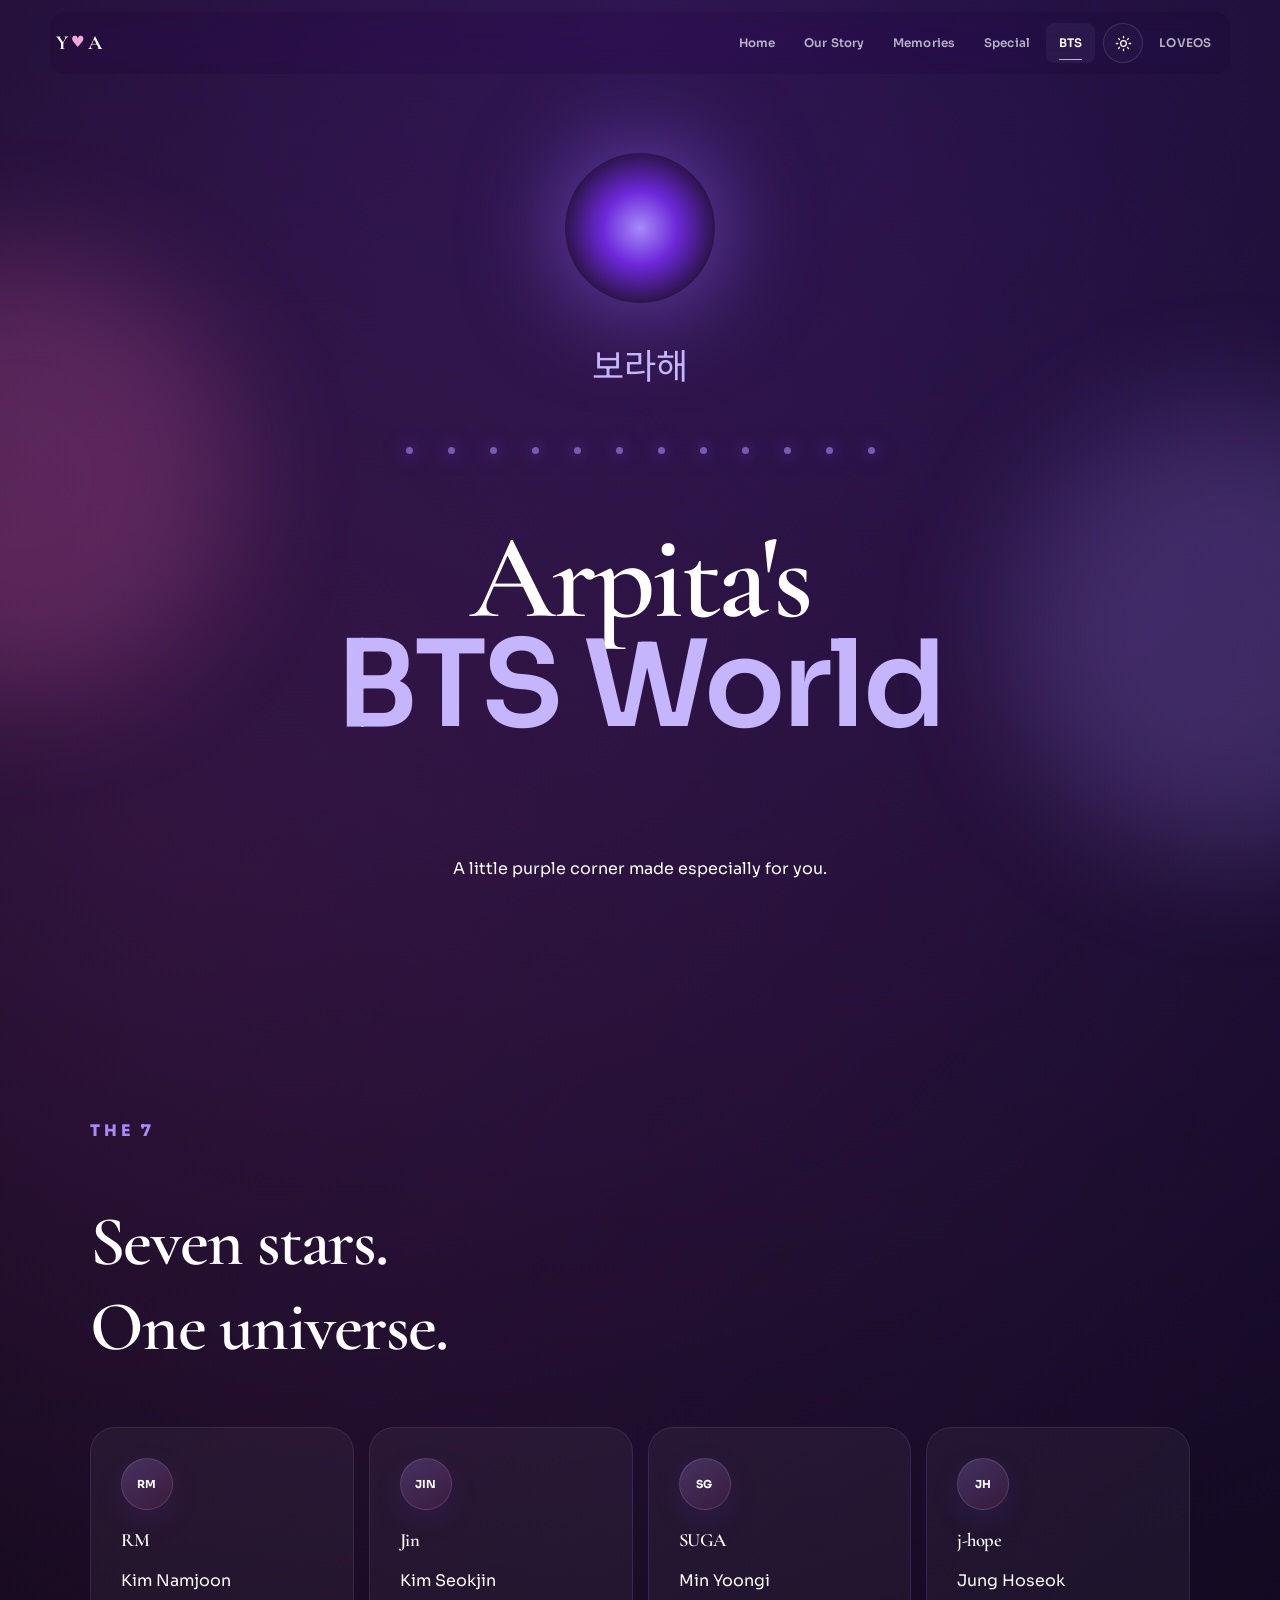
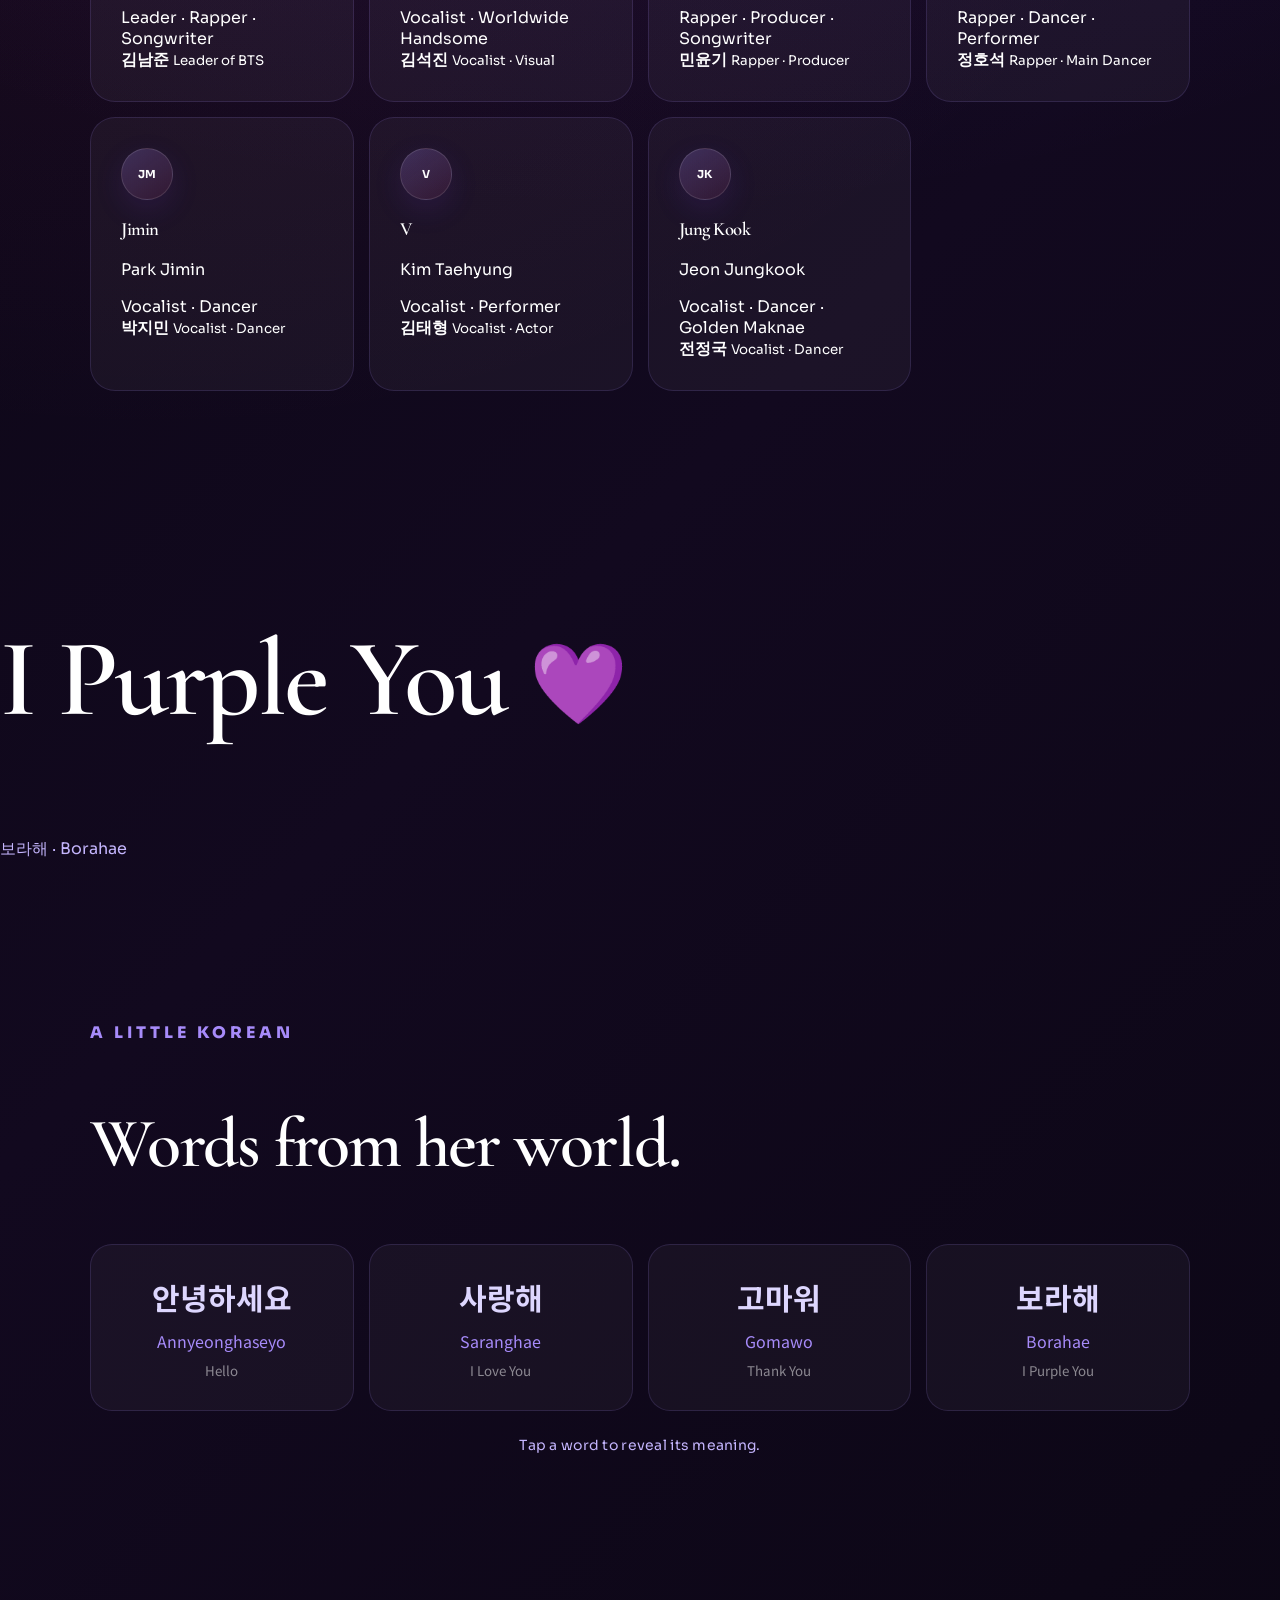
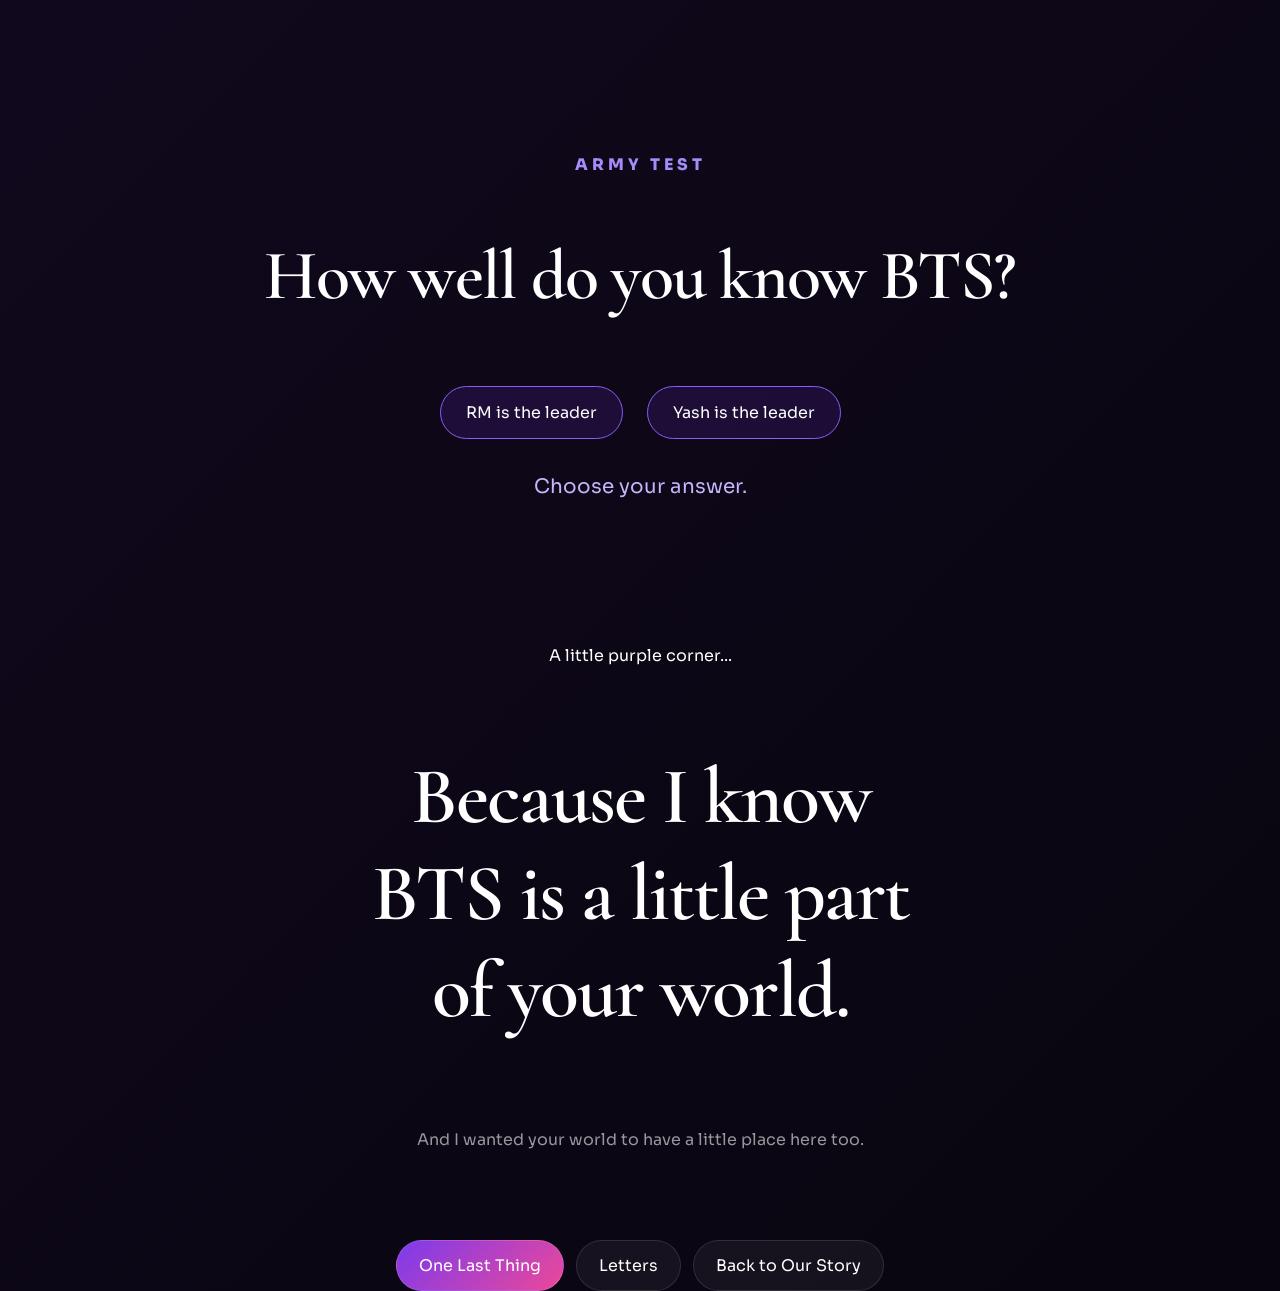
<file: bts.html>
<!doctype html>

<html lang="en">

<head>

<meta charset="utf-8">

<meta
 name="viewport"
 content="width=device-width,initial-scale=1"
>

<title>Arpita's BTS World </title>

<link rel="stylesheet" href="story.css">
<link rel="stylesheet" href="bts.css">

 <link rel="stylesheet" href="site-fix.css">
</head>

<body class="bts-page">


<header class="story-header">
 <a href="index.html" class="story-brand" aria-label="Back to home">Y<span aria-hidden="true">&hearts;</span>A</a>
 <nav class="story-nav" aria-label="Main navigation">
 <a href="index.html" class="story-nav-link">Home</a>
 <a href="story.html" class="story-nav-link">Our Story</a>
 <a href="memories.html" class="story-nav-link">Memories</a>
 <a href="special.html" class="story-nav-link">Special</a>
 <a href="bts.html" class="story-nav-link active" aria-current="page">BTS</a>
 <button class="story-theme-button" id="themeButton" type="button" aria-label="Switch theme" title="Switch theme"><span id="themeIcon" aria-hidden="true"></span></button>
 
      <a href="loveos.html" class="story-nav-link loveos-nav">LOVEOS</a>
</nav>
</header>


<main>


<section class="bts-hero">

<div class="purple-orbit">

<span></span>

</div>

<p class="bts-korean">
보라해
</p>

<h1>
Arpita's
<br>
<span>BTS World</span>
</h1>

<p>
A little purple corner made especially for you.
</p>

</section>


<section class="bts-section">

<p class="bts-label">
THE 7
</p>

<h2>
Seven stars.
<br>
One universe. 
</h2>


<div class="members">

<article
 class="member"
 tabindex="0"
 data-member="RM"
>
 <div class="member-symbol">RM</div>

 <h3>RM</h3>

 <p>Kim Namjoon</p>

 <span>
 Leader · Rapper · Songwriter
 </span>

 <div class="member-extra">
 <strong>김남준</strong>
 <small>Leader of BTS</small>
 </div>
</article>


<article
 class="member"
 tabindex="0"
 data-member="Jin"
>
 <div class="member-symbol">JIN</div>

 <h3>Jin</h3>

 <p>Kim Seokjin</p>

 <span>
 Vocalist · Worldwide Handsome
 </span>

 <div class="member-extra">
 <strong>김석진</strong>
 <small>Vocalist · Visual</small>
 </div>
</article>


<article
 class="member"
 tabindex="0"
 data-member="SUGA"
>
 <div class="member-symbol">SG</div>

 <h3>SUGA</h3>

 <p>Min Yoongi</p>

 <span>
 Rapper · Producer · Songwriter
 </span>

 <div class="member-extra">
 <strong>민윤기</strong>
 <small>Rapper · Producer</small>
 </div>
</article>


<article
 class="member"
 tabindex="0"
 data-member="j-hope"
>
 <div class="member-symbol">JH</div>

 <h3>j-hope</h3>

 <p>Jung Hoseok</p>

 <span>
 Rapper · Dancer · Performer
 </span>

 <div class="member-extra">
 <strong>정호석</strong>
 <small>Rapper · Main Dancer</small>
 </div>
</article>


<article
 class="member"
 tabindex="0"
 data-member="Jimin"
>
 <div class="member-symbol">JM</div>

 <h3>Jimin</h3>

 <p>Park Jimin</p>

 <span>
 Vocalist · Dancer
 </span>

 <div class="member-extra">
 <strong>박지민</strong>
 <small>Vocalist · Dancer</small>
 </div>
</article>


<article
 class="member"
 tabindex="0"
 data-member="V"
>
 <div class="member-symbol">V</div>

 <h3>V</h3>

 <p>Kim Taehyung</p>

 <span>
 Vocalist · Performer
 </span>

 <div class="member-extra">
 <strong>김태형</strong>
 <small>Vocalist · Actor</small>
 </div>
</article>


<article
 class="member"
 tabindex="0"
 data-member="Jung Kook"
>
 <div class="member-symbol">JK</div>

 <h3>Jung Kook</h3>

 <p>Jeon Jungkook</p>

 <span>
 Vocalist · Dancer · Golden Maknae
 </span>

 <div class="member-extra">
 <strong>전정국</strong>
 <small>Vocalist · Dancer</small>
 </div>
</article>

</div>

</section>


<section class="purple-ocean">

<div class="lights">

<span></span><span></span><span></span>
<span></span><span></span><span></span>
<span></span><span></span><span></span>
<span></span><span></span><span></span>

</div>

<h2>
I Purple You <span class="purple-heart-mark" aria-hidden="true">💜</span>
</h2>

<p>
보라해 · Borahae
</p>

</section>


<section class="bts-language">

<p class="bts-label">
A LITTLE KOREAN
</p>

<h2>
Words from her world.
</h2>


<div class="korean-grid">

 <button class="korean-card" onclick="sayKorean(this)">
 <strong>안녕하세요</strong>
 <span>Annyeonghaseyo</span>
 <small>Hello</small>
 </button>

 <button class="korean-card" onclick="sayKorean(this)">
 <strong>사랑해</strong>
 <span>Saranghae</span>
 <small>I Love You</small>
 </button>

 <button class="korean-card" onclick="sayKorean(this)">
 <strong>고마워</strong>
 <span>Gomawo</span>
 <small>Thank You</small>
 </button>

 <button class="korean-card" onclick="sayKorean(this)">
 <strong>보라해</strong>
 <span>Borahae</span>
 <small>I Purple You</small>
 </button>

</div>

<div id="koreanResult" aria-live="polite">Tap a word to reveal its meaning.</div>

</section>


<section class="bts-quiz">

<p class="bts-label">
ARMY TEST
</p>

<h2>
How well do you know BTS?
</h2>

<button onclick="btsAnswer('right')">
RM is the leader
</button>

<button onclick="btsAnswer('wrong')">
Yash is the leader
</button>

<div id="btsResult">
Choose your answer.
</div>

</section>


<section class="bts-final">

 <p>
 A little purple corner...
 </p>

 <h2>
 Because I know
 <br>
 BTS is a little part
 <br>
 of your world. 
 </h2>

 <p class="bts-final-message">
 And I wanted your world
 to have a little place here too.
 </p>

 <div class="bts-final-actions">

 <a href="special.html#one-last-thing">
 One Last Thing
 </a>

 <a href="special.html#letters">
 Letters
 </a>

 <a href="story.html">
 Back to Our Story
 </a>

 </div>

</section>


</main>

<script>

function btsAnswer(answer){

const result =
document.getElementById("btsResult");

if(answer === "right"){

result.innerHTML =
"Correct! ARMY level unlocked.";

}else{

result.innerHTML =
" Nice try. Yash has officially been removed from the BTS leadership.";

}

}
function sayKorean(card){

 const result =
 document.getElementById("koreanResult");

 const word =
 card.querySelector("strong")?.textContent || "";

 const meaning =
 card.querySelector("small")?.textContent || "";

 result.innerHTML = `
 <strong>${word}</strong>
 <br>
 ${meaning}
 `;

}
</script>

 <script src="story.js" defer></script>

</body>
</html>
</file>
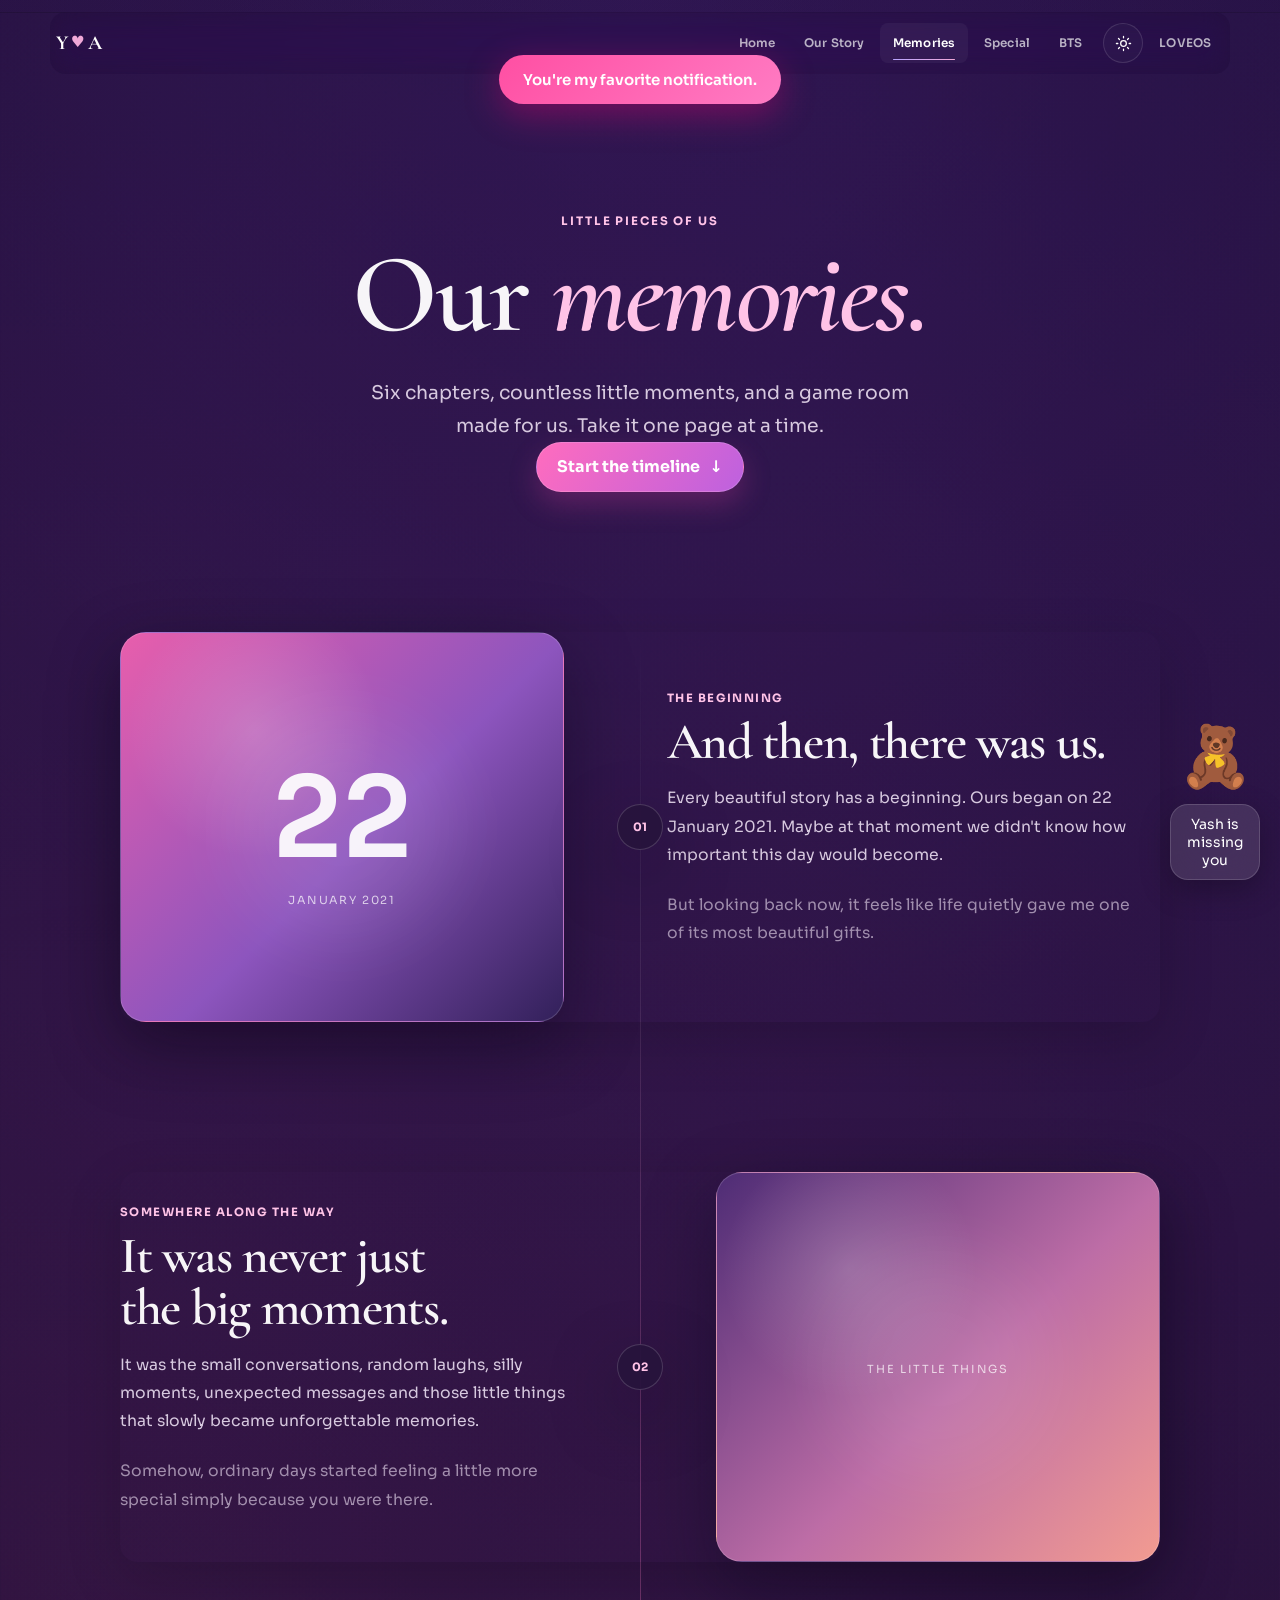
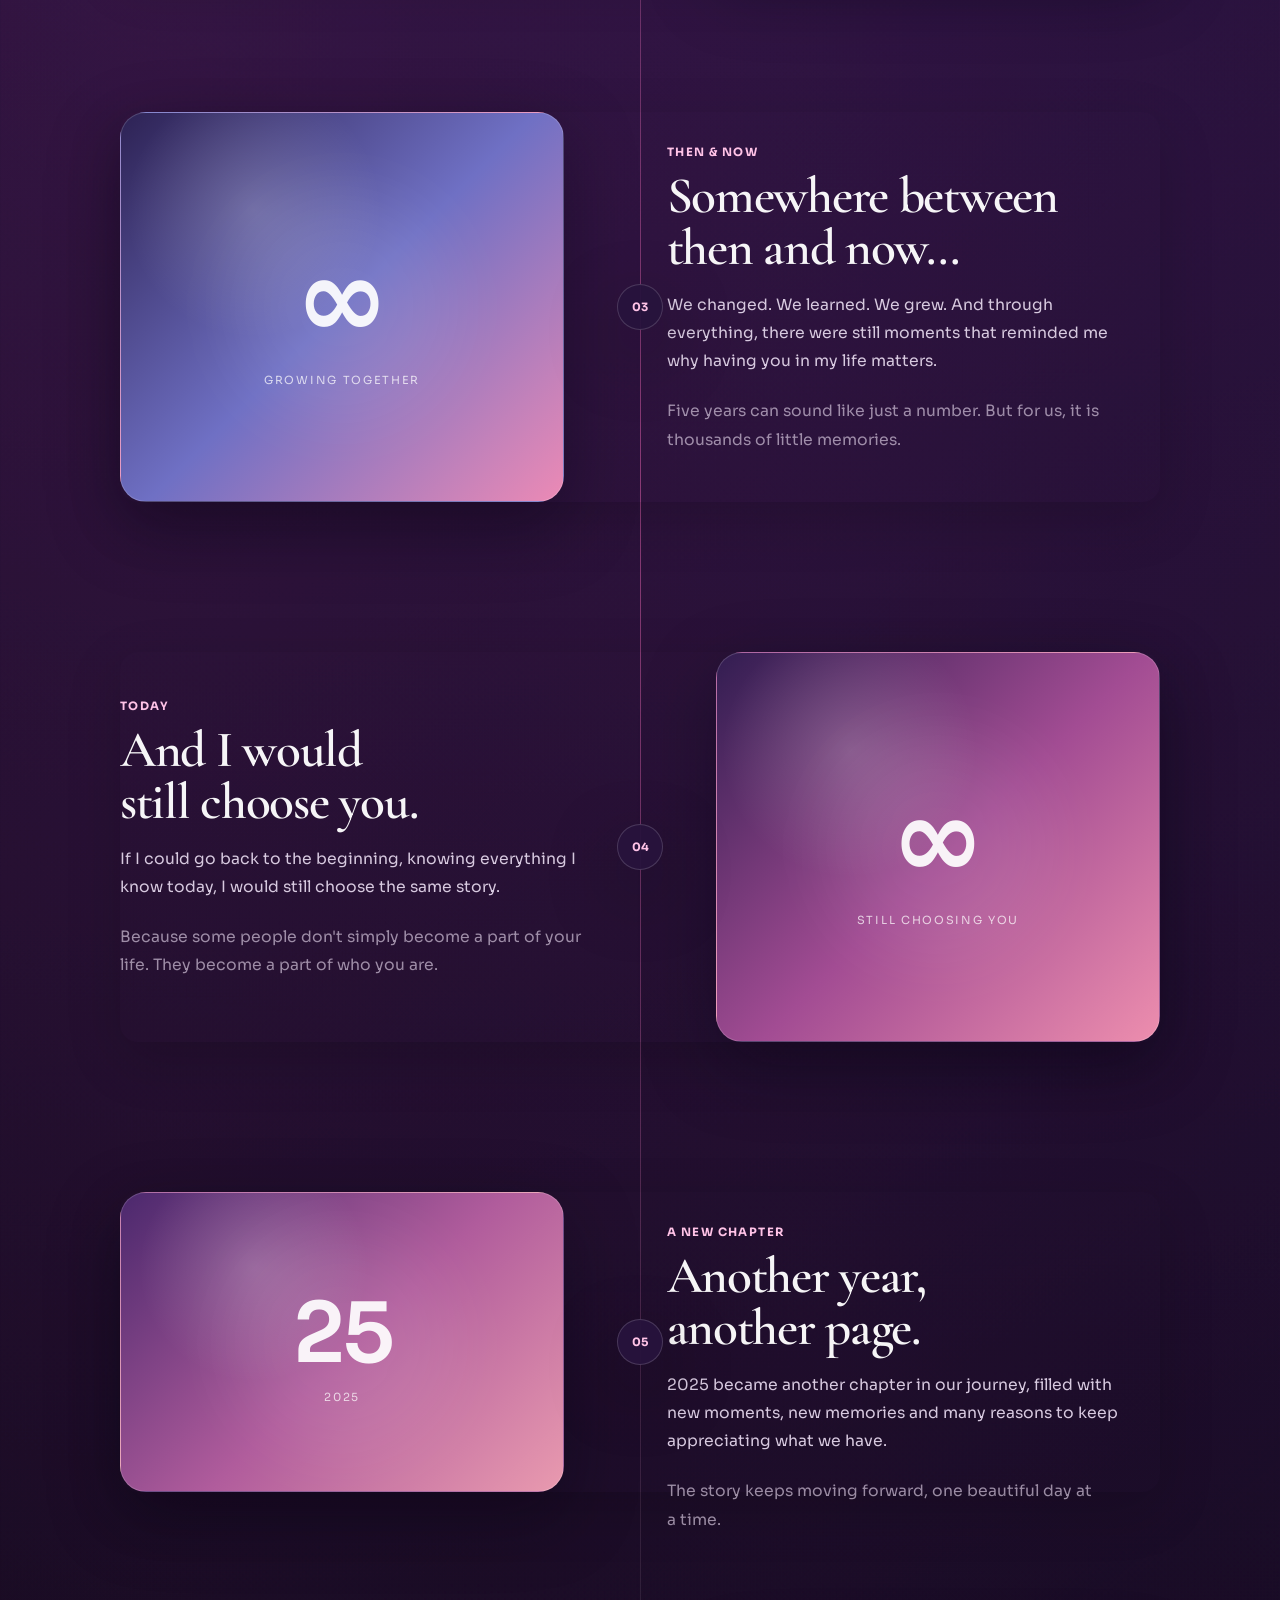
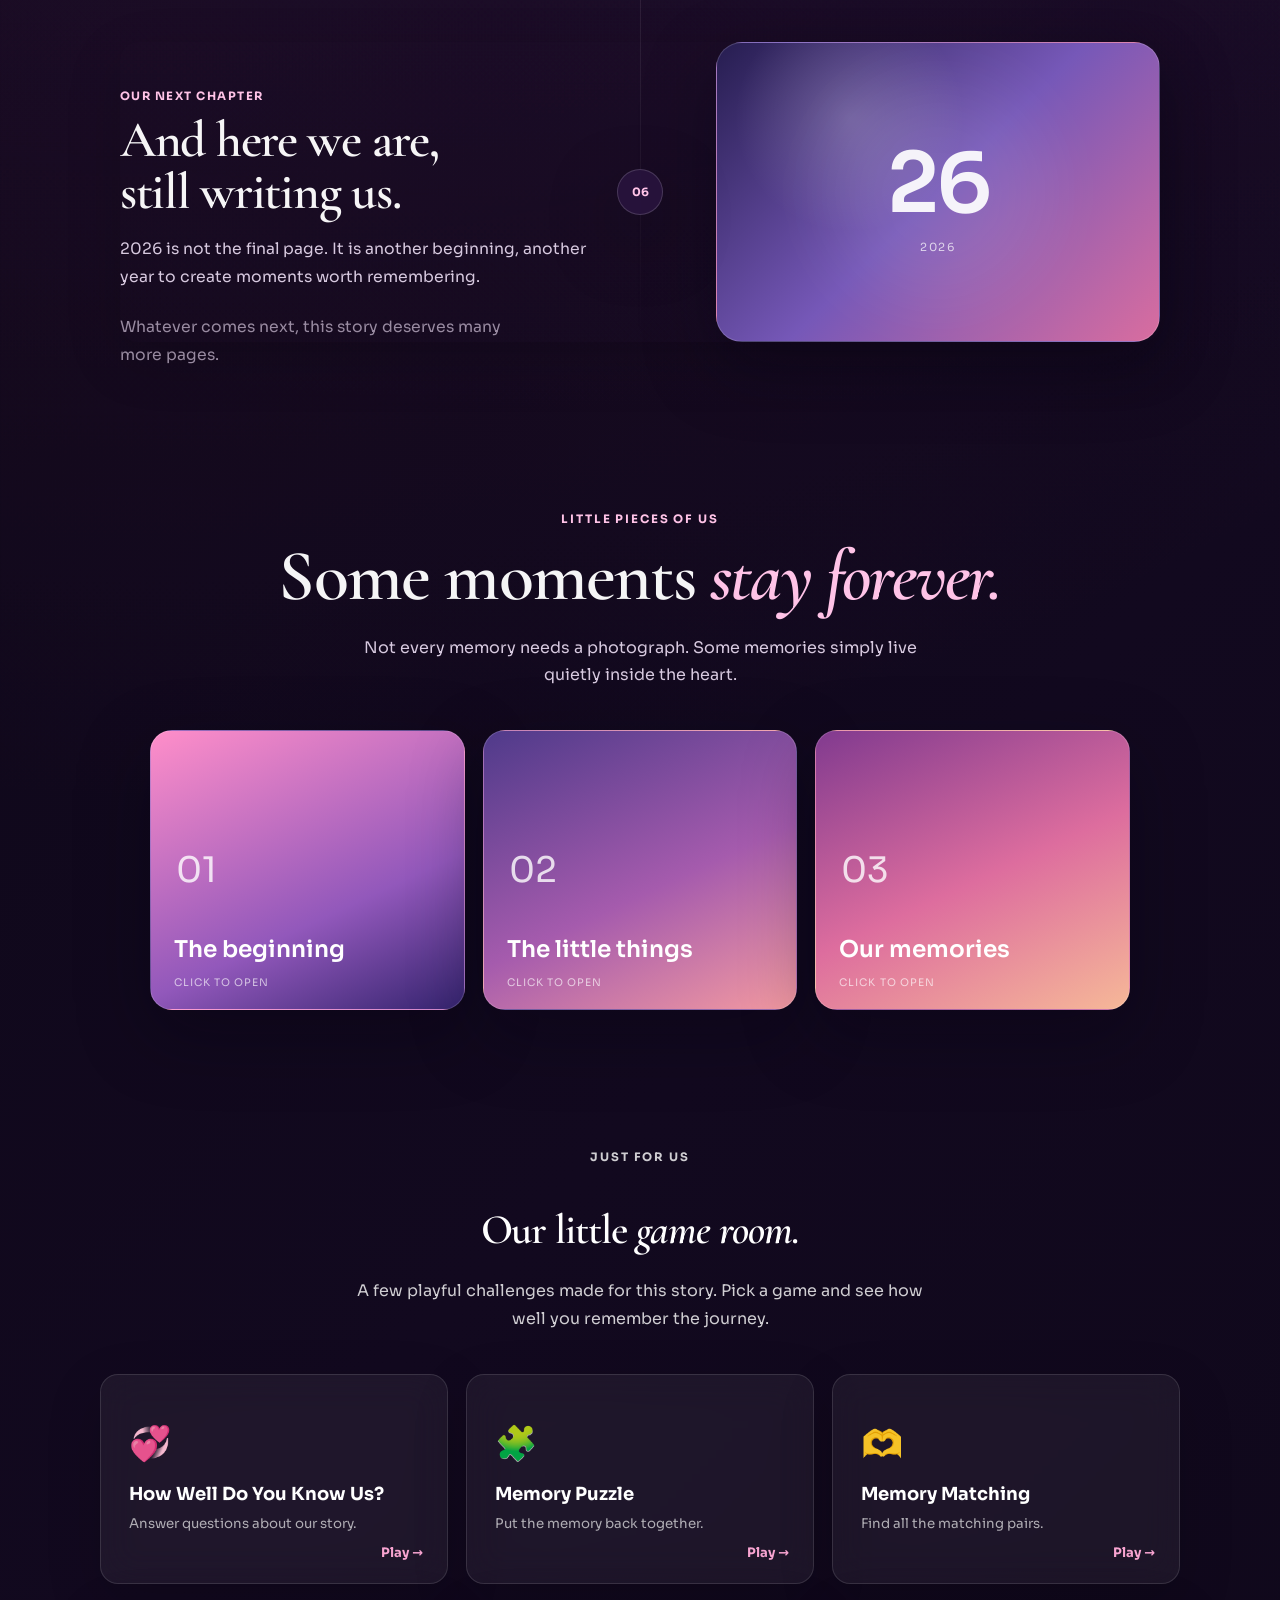
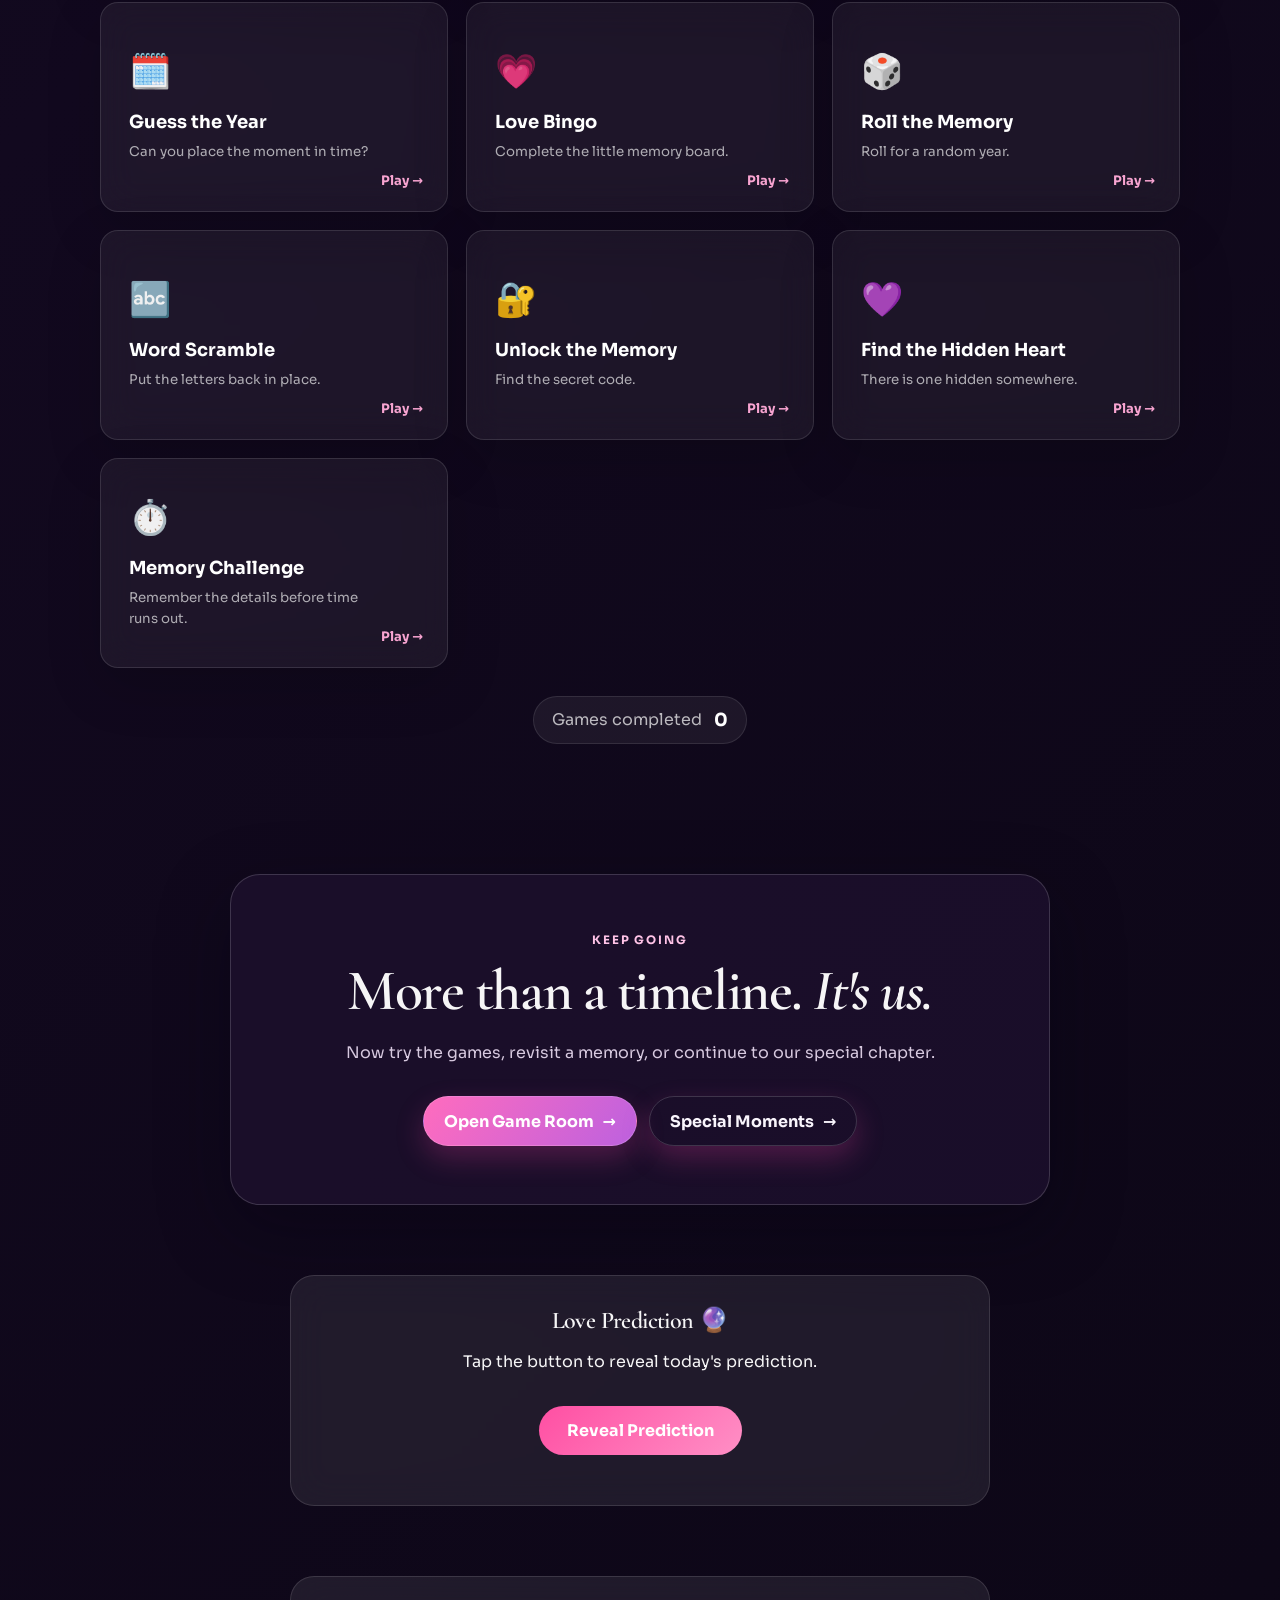
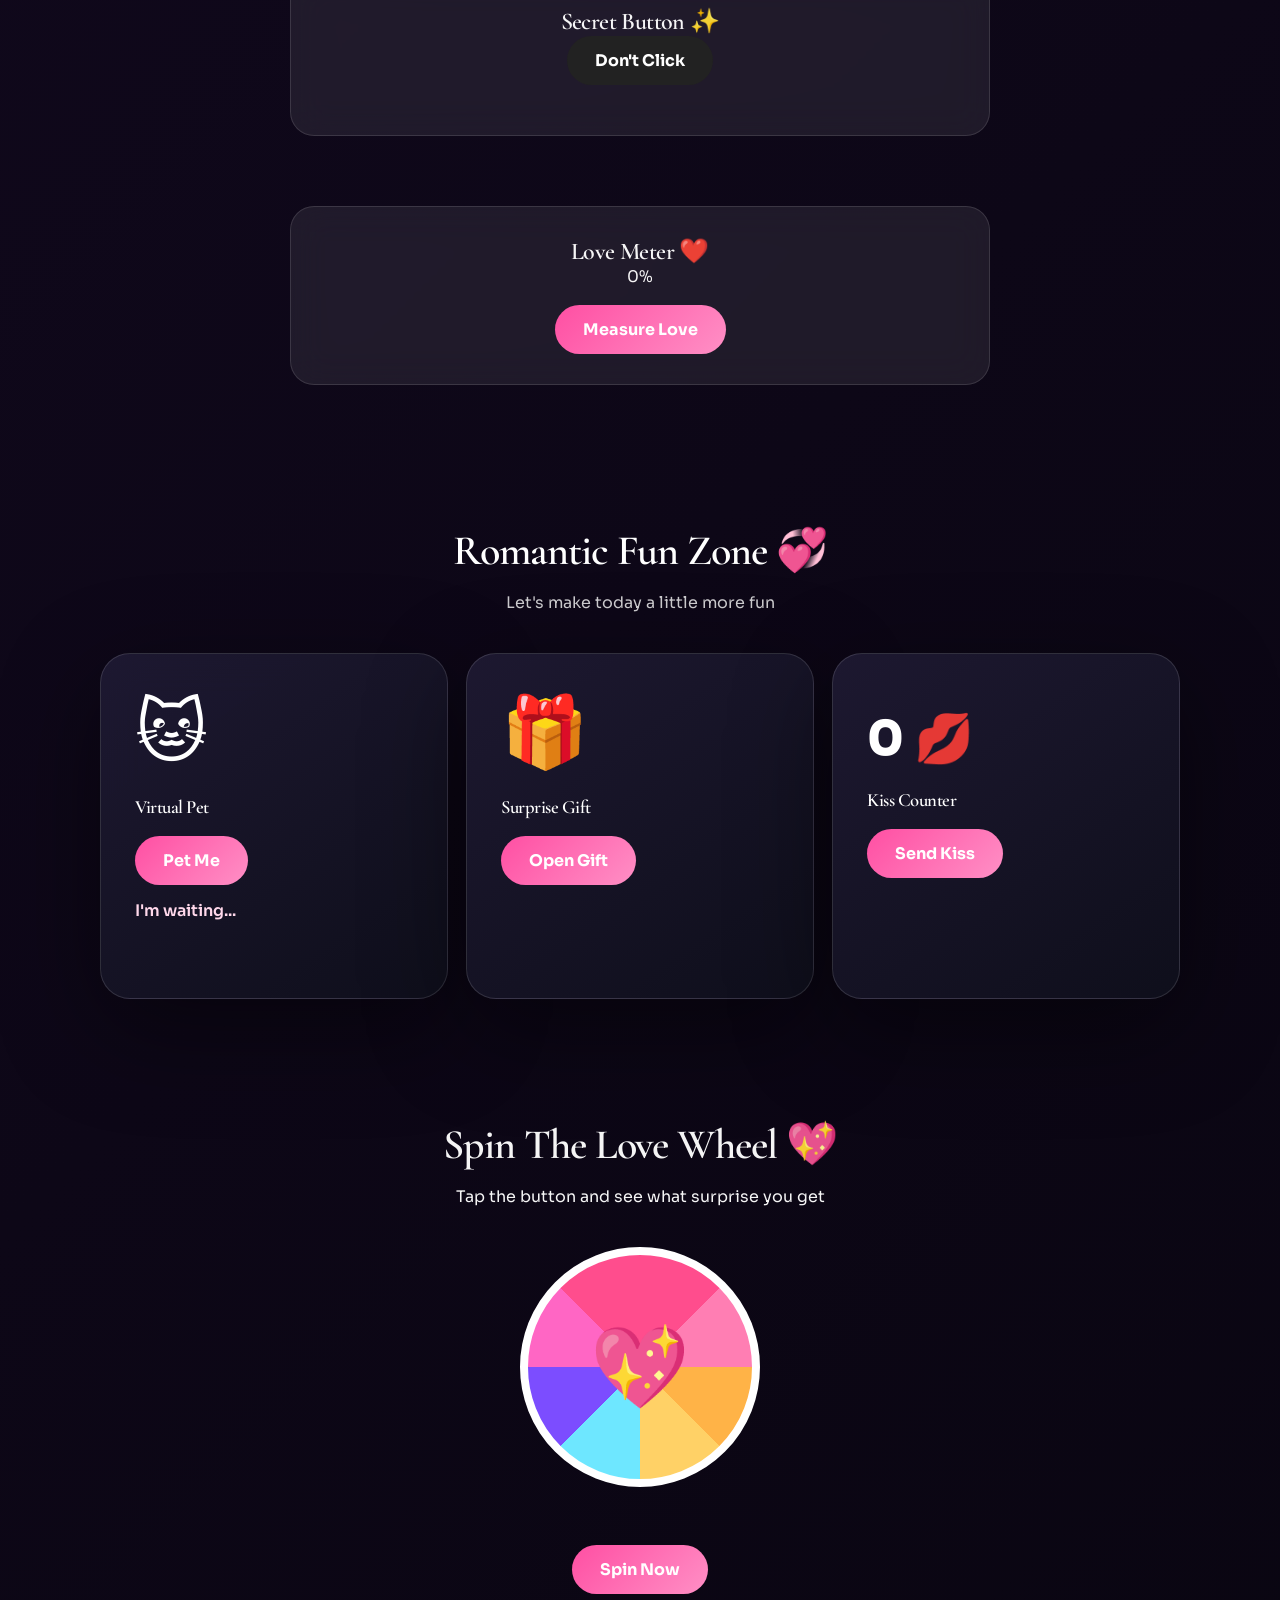
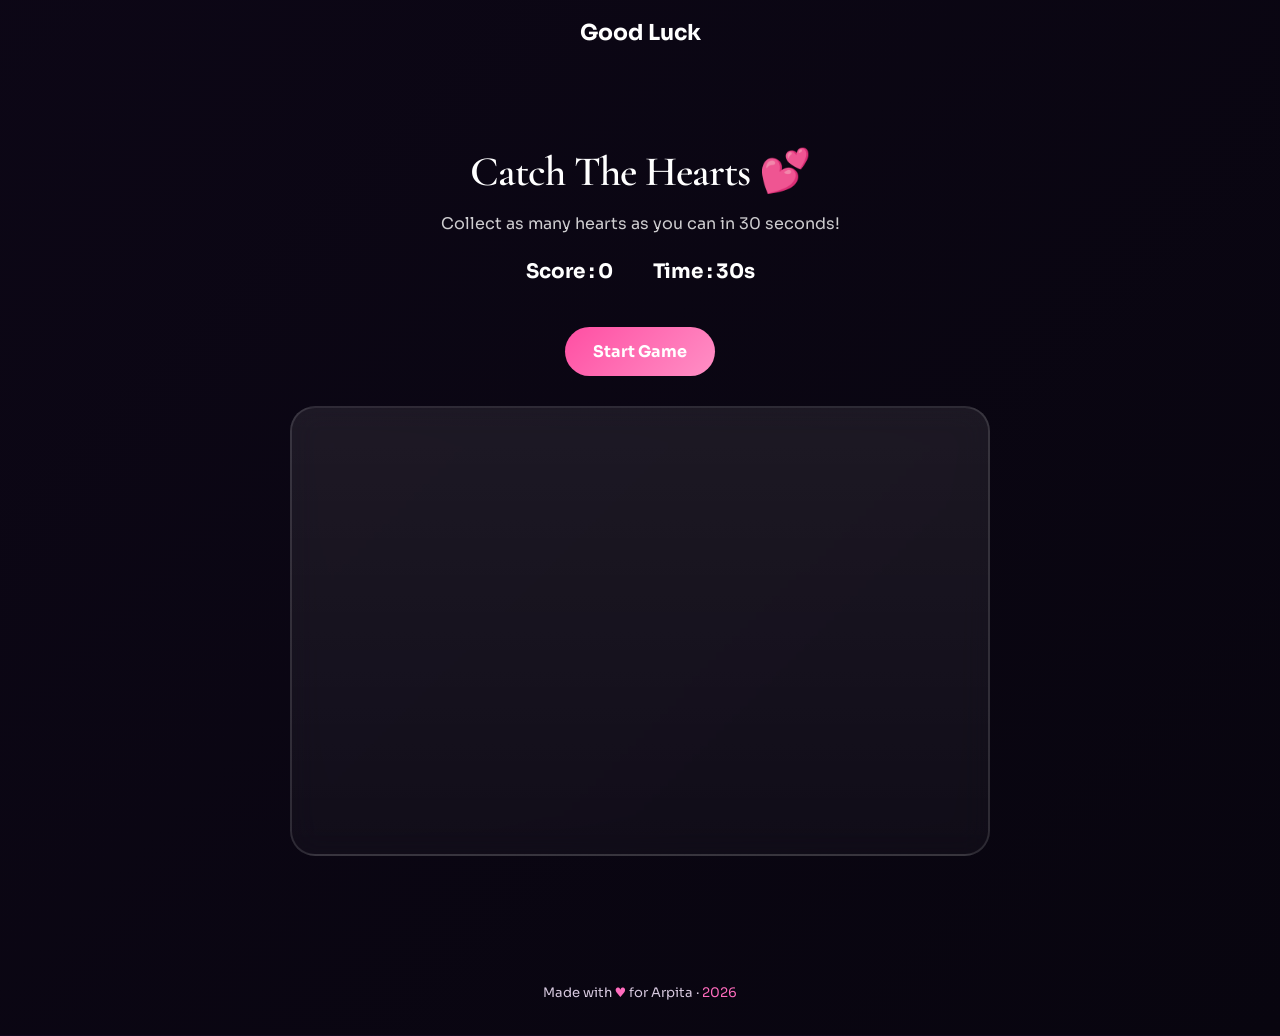
<file: memories.html>
<!doctype html>
<html lang="en">
<head>
 <meta charset="utf-8">
 <meta name="viewport" content="width=device-width, initial-scale=1">
 <meta name="description" content="Yash & Arpita — memories, games and little moments.">
 <title>Memories — Yash Arpita</title>
<link rel="stylesheet" href="style.css">
 <link rel="stylesheet" href="story.css">
 <link rel="stylesheet" href="game.css">
 <link rel="stylesheet" href="site-fix.css">
</head>
<body>
 <div class="story-intro" id="storyIntro" aria-hidden="true"><p>Our Memories <span></span></p></div>
 <header class="story-header">
 <a href="index.html" class="story-brand" aria-label="Back to home">Y<span aria-hidden="true">&hearts;</span>A</a>
 <nav class="story-nav" aria-label="Main navigation">
 <a href="index.html" class="story-nav-link">Home</a>
 <a href="story.html" class="story-nav-link">Our Story</a>
 <a href="memories.html" class="story-nav-link active" aria-current="page">Memories</a>
 <a href="special.html" class="story-nav-link">Special</a>
 <a href="bts.html" class="story-nav-link">BTS</a>
 <button class="story-theme-button" id="themeButton" type="button" aria-label="Switch theme" title="Switch theme"><span id="themeIcon" aria-hidden="true"></span></button>
 
      <a href="loveos.html" class="story-nav-link loveos-nav">LOVEOS</a>
</nav>
 </header>
 <main>
 <section class="story-hero memories-hero">
 <p class="eyebrow">Little pieces of us</p>
 <h1>Our <em>memories.</em></h1>
 <p class="story-intro-text">Six chapters, countless little moments, and a game room made for us. Take it one page at a time.</p>
 <a href="#timeline" class="story-button">Start the timeline <span>↓</span></a>
 </section>
 <!-- =====================================
 TIMELINE
 ====================================== -->

 <section
 class="timeline-section"
 id="timeline"
 >

 <div class="timeline">


 <!-- MEMORY 01 — 2021 -->

 <article class="story-card" id="memory1">
 <div class="story-number">
 01
 </div>

 <div class="story-visual visual-one">

 <span>22</span>

 <small>
 January 2021
 </small>

 </div>

 <div class="story-content">

 <p class="story-date">
 The beginning
 </p>

 <h2>
 And then,
 there was us.
 </h2>

 <p>
 Every beautiful story has a beginning.
 Ours began on 22 January 2021.
 Maybe at that moment we didn't know
 how important this day would become.
 </p>

 <p>
 But looking back now, it feels like
 life quietly gave me one of its
 most beautiful gifts.
 </p>

 </div>

 </article>


 <!-- MEMORY 02 -->

 <article
 class="story-card story-card-reverse"
 id="memory2">
 <div class="story-number">
 02
 </div>

 <div class="story-visual visual-two">

 <span></span>

 <small>
 The little things
 </small>

 </div>

 <div class="story-content">

 <p class="story-date">
 Somewhere along the way
 </p>

 <h2>
 It was never
 just the big moments.
 </h2>

 <p>
 It was the small conversations,
 random laughs, silly moments,
 unexpected messages and those
 little things that slowly became
 unforgettable memories.
 </p>

 <p>
 Somehow, ordinary days started
 feeling a little more special
 simply because you were there.
 </p>

 </div>

 </article>


 <!-- MEMORY 03 -->

 <article
 class="story-card"
 id="memory3">
 <div class="story-number">
 03
 </div>

 <div class="story-visual visual-three">

 <span>∞</span>

 <small>
 Growing together
 </small>

 </div>

 <div class="story-content">

 <p class="story-date">
 Then &amp; now
 </p>

 <h2>
 Somewhere between
 then and now...
 </h2>

 <p>
 We changed.
 We learned.
 We grew.
 And through everything,
 there were still moments
 that reminded me why
 having you in my life matters.
 </p>

 <p>
 Five years can sound like
 just a number.
 But for us, it is thousands
 of little memories.
 </p>

 </div>

 </article>


 <!-- MEMORY 04 -->

 <article
 class="story-card story-card-reverse"
 id="memory4">
 <div class="story-number">
 04
 </div>

 <div class="story-visual visual-four">

 <span>∞</span>

 <small>
 Still choosing you
 </small>

 </div>

 <div class="story-content">

 <p class="story-date">
 Today
 </p>

 <h2>
 And I would still
 choose you.
 </h2>

 <p>
 If I could go back to the beginning,
 knowing everything I know today,
 I would still choose the same story.
 </p>

 <p>
 Because some people don't simply
 become a part of your life.
 They become a part of who you are.
 </p>

 </div>

 </article>


 <!-- MEMORY 05 -->

 <!-- MEMORY 05 — 2025 -->
 <article class="story-card" id="memory5">
 <div class="story-number">
 05
 </div>

 <div class="story-visual visual-five timeline-visual">

 <span>25</span>

 <small>
 2025
 </small>

 </div>

 <div class="story-content">

 <p class="story-date">
 A new chapter
 </p>

 <h2>
 Another year,
 another page.
 </h2>

 <p>
 2025 became another chapter in our journey,
 filled with new moments, new memories and
 many reasons to keep appreciating what we have.
 </p>

 <p>
 The story keeps moving forward, one beautiful
 day at a time.
 </p>

 </div>

 </article>


 <!-- MEMORY 06 -->

 <!-- MEMORY 06 — 2026 -->
 <article class="story-card story-card-reverse" id="memory6">
 <div class="story-number">
 06
 </div>

 <div class="story-visual visual-six timeline-visual">

 <span>26</span>

 <small>
 2026
 </small>

 </div>

 <div class="story-content">

 <p class="story-date">
 Our next chapter
 </p>

 <h2>
 And here we are,
 still writing us.
 </h2>

 <p>
 2026 is not the final page.
 It is another beginning, another year to
 create moments worth remembering.
 </p>

 <p>
 Whatever comes next, this story deserves
 many more pages.
 </p>

 </div>

 </article>

 </div>

 </section>


 <!-- =====================================
 MEMORY GALLERY
 ====================================== -->

 <section
 class="memory-section"
 id="memories"
 >

 <p class="eyebrow">
 Little pieces of us
 </p>

 <h2>
 Some moments
 <em>stay forever.</em>
 </h2>

 <p class="section-description">
 Not every memory needs a photograph.
 Some memories simply live quietly
 inside the heart.
 </p>


 <div class="memory-grid">

 <button
 class="memory-box memory-one"
 data-title="The beginning"
 data-message="Every story has a first page. Ours will always have 22 January 2021 written on it."
 type="button"
 >

 <span>01</span>

 <strong>
 The beginning
 </strong>

 <small>
 Click to open
 </small>

 </button>


 <button
 class="memory-box memory-two"
 data-title="The little things"
 data-message="The smallest moments often become the memories we remember the longest."
 type="button"
 >

 <span>02</span>

 <strong>
 The little things
 </strong>

 <small>
 Click to open
 </small>

 </button>


 <button
 class="memory-box memory-three"
 data-title="Our memories"
 data-message="Years later, it is not the perfect moments that matter. It is the real ones."
 type="button"
 >

 <span>03</span>

 <strong>
 Our memories
 </strong>

 <small>
 Click to open
 </small>

 </button>

 </div>

 </section>



 <!-- =====================================
 GAMES HUB
 ====================================== -->

 <section class="games-section" id="games">

 <div class="games-heading">
 <p class="eyebrow">Just for us</p>
 <h2>Our little <em>game room.</em></h2>
 <p class="section-description">
 A few playful challenges made for this story.
 Pick a game and see how well you remember the journey.
 </p>
 </div>

 <div class="games-grid">

 <button class="game-card" type="button" data-game="quiz">
 <span class="game-icon" aria-hidden="true">💞</span>
 <strong>How Well Do You Know Us?</strong>
 <small>Answer questions about our story.</small>
 <span class="game-play">Play →</span>
 </button>

 <button class="game-card" type="button" data-game="puzzle">
 <span class="game-icon" aria-hidden="true">🧩</span>
 <strong>Memory Puzzle</strong>
 <small>Put the memory back together.</small>
 <span class="game-play">Play →</span>
 </button>

 <button class="game-card" type="button" data-game="matching">
 <span class="game-icon" aria-hidden="true">🫶</span>
 <strong>Memory Matching</strong>
 <small>Find all the matching pairs.</small>
 <span class="game-play">Play →</span>
 </button>

 <button class="game-card" type="button" data-game="year">
 <span class="game-icon" aria-hidden="true">🗓️</span>
 <strong>Guess the Year</strong>
 <small>Can you place the moment in time?</small>
 <span class="game-play">Play →</span>
 </button>

 <button class="game-card" type="button" data-game="bingo">
 <span class="game-icon" aria-hidden="true">💗</span>
 <strong>Love Bingo</strong>
 <small>Complete the little memory board.</small>
 <span class="game-play">Play →</span>
 </button>

 <button class="game-card" type="button" data-game="dice">
 <span class="game-icon" aria-hidden="true">🎲</span>
 <strong>Roll the Memory</strong>
 <small>Roll for a random year.</small>
 <span class="game-play">Play →</span>
 </button>

 <button class="game-card" type="button" data-game="scramble">
 <span class="game-icon" aria-hidden="true">🔤</span>
 <strong>Word Scramble</strong>
 <small>Put the letters back in place.</small>
 <span class="game-play">Play →</span>
 </button>

 <button class="game-card" type="button" data-game="unlock">
 <span class="game-icon" aria-hidden="true">🔐</span>
 <strong>Unlock the Memory</strong>
 <small>Find the secret code.</small>
 <span class="game-play">Play →</span>
 </button>

 <button class="game-card" type="button" data-game="hidden">
 <span class="game-icon" aria-hidden="true">💜</span>
 <strong>Find the Hidden Heart</strong>
 <small>There is one hidden somewhere.</small>
 <span class="game-play">Play →</span>
 </button>

 <button class="game-card" type="button" data-game="challenge">
 <span class="game-icon">⏱️</span>
 <strong>Memory Challenge</strong>
 <small>Remember the details before time runs out.</small>
 <span class="game-play">Play →</span>
 </button>

 </div>

 <div class="game-scoreboard" aria-live="polite">
 <span>Games completed</span>
 <strong id="gamesCompleted">0</strong>
 </div>

 </section>

 <div class="game-modal" id="gameModal" aria-hidden="true">
 <div class="game-modal-backdrop" data-game-close></div>
 <div class="game-window" role="dialog" aria-modal="true" aria-labelledby="gameTitle">
 <button class="game-close" type="button" data-game-close aria-label="Close game">×</button>
 <div id="gameBody"></div>
 </div>
 </div>



 <section class="memory-page-cta">
 <p class="eyebrow">Keep going</p>
 <h2>More than a timeline. <em>It's us.</em></h2>
 <p>Now try the games, revisit a memory, or continue to our special chapter.</p>
 <div class="memory-page-actions"><a href="#games" class="story-button">Open Game Room <span>→</span></a><a href="special.html" class="story-button story-button-secondary">Special Moments <span>→</span></a></div>
 </section>

<!-- ======================================================
 PART 1A - Cute Romantic Features
====================================================== -->

<!-- Mood Bear -->
<div id="moodBear" class="mood-bear">
 <div class="bear-face" aria-hidden="true">🧸</div>
 <div class="bear-message" id="bearMessage">
 Yash is missing you 
 </div>
</div>

<!-- Floating Love Message -->
<div id="lovePopup" class="love-popup">
 <span id="lovePopupText"></span>
</div>

<!-- Love Prediction -->
<section class="prediction-section">

 <h2> Love Prediction 🔮</h2>

 <p>
 Tap the button to reveal today's prediction.
 </p>

 <button id="predictionBtn" class="cute-btn">
 Reveal Prediction 
 </button>

 <div id="predictionResult"></div>

</section>

<!-- Funny Surprise -->
<section class="funny-section">

 <h2> Secret Button ✨</h2>

 <button id="funnyBtn" class="danger-btn">

 Don't Click

 </button>

 <div id="funnyResult"></div>

</section>

<!-- Love Meter -->
<section class="love-meter-section">

 <h2> Love Meter ❤️</h2>

 <div class="meter-wrapper">

 <div class="meter-fill"
 id="loveMeterFill">

 </div>

 </div>

 <div id="lovePercent">

 0%

 </div>

 <button id="meterBtn"
 class="cute-btn">

 Measure Love 

 </button>

</section>

<!-- Cute Divider -->
<div class="cute-divider">

 

</div>

<!-- ======================================================
 END PART 1A
====================================================== -->
<!-- ======================================================
 PART 2A
 Interactive Romantic Games
====================================================== -->

<section id="romanticGames" class="games-section">

 <h2> Romantic Fun Zone 💞</h2>

 <p>
 Let's make today a little more fun 
 </p>

 <div class="games-grid">

 <!-- Virtual Pet -->

 <div class="game-window">

 <div id="petEmoji" class="pet" aria-hidden="true">🐱</div>

 <h3>Virtual Pet</h3>

 <button id="petBtn" class="cute-btn">

 Pet Me 

 </button>

 <p id="petText">

 I'm waiting...

 </p>

 </div>

 <!-- Gift Box -->

 <div class="game-window">

 <div id="giftBox" class="gift-box" aria-hidden="true">🎁</div>

 <h3>Surprise Gift</h3>

 <button id="giftBtn"

 class="cute-btn">

 Open Gift

 </button>

 <p id="giftText"></p>

 </div>

 <!-- Kiss Counter -->

 <div class="game-window">

 <div class="kiss-number" id="kissCount">0 💋</div>

 <h3>Kiss Counter</h3>

 <button id="kissBtn"

 class="cute-btn">

 Send Kiss 

 </button>

 </div>

 </div>

</section>

<!-- ======================================================
 END PART 2A
====================================================== -->
<!-- ==========================================
 PART 3A - Spin The Love Wheel
========================================== -->

<section class="wheel-section">

 <h2> Spin The Love Wheel 💖</h2>

 <p>
 Tap the button and see what surprise you get 
 </p>

 <div class="wheel-wrapper">

 <div id="loveWheel" class="love-wheel" aria-label="Love wheel">💖</div>

 </div>

 <button
 id="spinWheelBtn"
 class="cute-btn">

 Spin Now 

 </button>

 <div
 id="wheelResult"
 class="wheel-result">

 Good Luck 

 </div>

</section>
<!-- ======================================================
 PART 4A - Catch Hearts Game
====================================================== -->

<section class="hearts-game-section">

 <h2> Catch The Hearts 💕</h2>

 <p>Collect as many hearts as you can in 30 seconds!</p>

 <div class="game-info">

 <span>Score :
 <strong id="heartScore">0</strong>
 </span>

 <span>Time :
 <strong id="heartTime">30</strong>s
 </span>

 </div>

 <button
 id="startHeartGame"
 class="cute-btn">

 Start Game 

 </button>

 <div
 id="heartGameArea"
 class="heart-game-area">

 </div>

</section>


 </main>
 <!-- =====================================
 MEMORY DIALOG
 ====================================== -->

 <dialog
 class="memory-dialog"
 id="memoryDialog"
 >

 <button
 class="dialog-close"
 id="dialogClose"
 type="button"
 aria-label="Close memory"
 >
 ×
 </button>

 <p class="eyebrow">
 A little memory
 </p>

 <h2 id="dialogTitle">
 The beginning
 </h2>

 <p id="dialogMessage">
 Every beautiful story has a beginning.
 </p>

 <p class="dialog-signature">
 With love,
 <strong>Yash </strong>
 </p>

 </dialog>



 <footer class="story-footer">Made with <span aria-label="love">♥</span> for Arpita · <span id="currentYear"></span></footer>
 <script src="script.js" defer></script>
 <script src="story.js" defer></script>
</body>
</html>
</file>
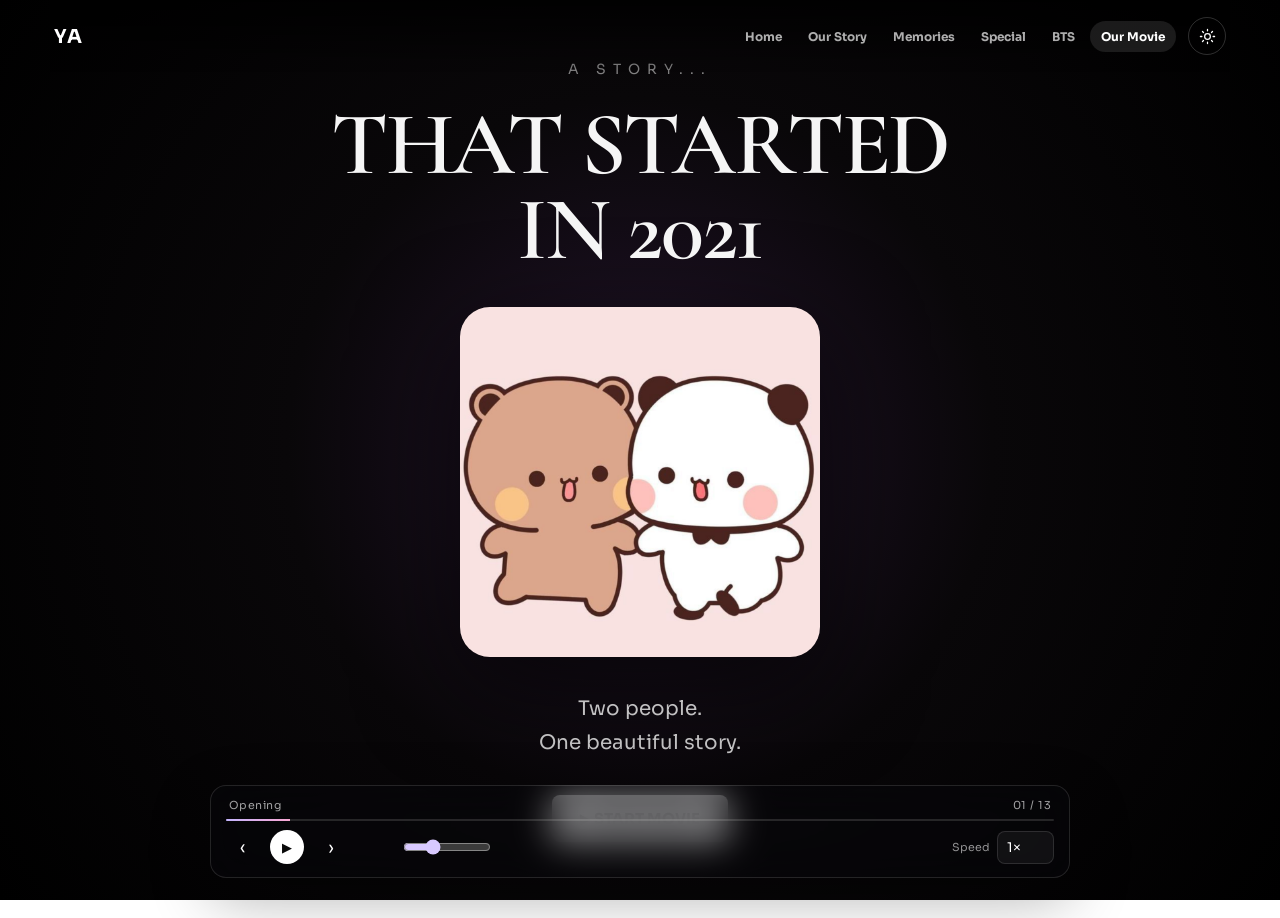
<file: movie.html>
<!DOCTYPE html>
<html lang="en">
<head>
 <meta charset="UTF-8">
 <meta name="viewport" content="width=device-width, initial-scale=1.0">

 <title>Yash × Arpita — Our Movie</title>

 <link rel="stylesheet" href="movie.css">
 <link rel="stylesheet" href="site-fix.css">
</head>

<body>

 <header class="movie-nav">
 <a class="movie-brand" href="index.html">Y<span></span>A</a>
 <nav aria-label="Main navigation">
 <a href="index.html">Home</a>
 <a href="story.html">Our Story</a>
 <a href="memories.html">Memories</a>
 <a href="special.html">Special</a>
 <a href="bts.html">BTS</a>
 <a class="active" href="movie.html" aria-current="page">Our Movie</a>
 <button class="movie-theme-button" id="movieThemeButton" type="button" aria-label="Switch theme" title="Switch theme"><span id="movieThemeIcon" aria-hidden="true"></span></button>
 </nav>
 </header>

 <main class="movie">

 <!-- =========================
 SCENE 1 — OPENING
 ========================== -->

 <section class="scene opening active">

 <div class="scene-content">

 <p class="small-title">
 A STORY...
 </p>

 <h1>
 THAT STARTED<br>
 IN 2021
 </h1>

 <div class="cartoon-box">
 <img
 src="assets/cute-cartoon.png"
 alt="Cute couple cartoon"
 >
 </div>

 <p class="subtitle">
 Two people.<br>
 One beautiful story.
 </p>

 <button class="movie-btn" onclick="nextScene()">
 ▶ START MOVIE
 </button>

 </div>

 </section>


 <!-- =========================
 SCENE 2 — 2021
 ========================== -->

 <section class="scene">

 <div class="year">
 2021
 </div>

 <div class="cartoon-box small">
 <img
 src="assets/cute-cartoon.png"
 alt="Yash and Arpita"
 >
 </div>

 <h2>
 Every story has a beginning...
 </h2>

 <p>
 And somehow, ours began here.
 </p>

 <button class="movie-btn" onclick="nextScene()">
 CONTINUE →
 </button>

 </section>


 <!-- =========================
 SCENE 3 — 2022
 ========================== -->

 <section class="scene">

 <div class="year">
 2022
 </div>

 <div class="cartoon-box small">
 <img
 src="assets/cute-cartoon.png"
 alt="Cute couple"
 >
 </div>

 <h2>
 Somewhere between conversations...
 </h2>

 <p>
 We started becoming something more.
 </p>

 <button class="movie-btn" onclick="nextScene()">
 CONTINUE →
 </button>

 </section>


 <!-- =========================
 SCENE 4 — FUNNY
 ========================== -->

 <section class="scene funny">

 <div class="scene-mark" aria-hidden="true">04</div>

 <h2>
 BUT...
 </h2>

 <p class="big-text">
 It wasn't always romantic.
 </p>

 <div class="cartoon-box small shake">
 <img
 src="assets/cute-cartoon.png"
 alt="Cute cartoon couple"
 >
 </div>

 <p>
 There were also arguments,<br>
 drama... and a lot of “I'm not angry.”
 </p>

 <button class="movie-btn" onclick="nextScene()">
 CONTINUE →
 </button>

 </section>
 <!-- OUR LITTLE MOVIE MOMENT -->

 <section class="scene cartoon-break" id="cuteMovieMoment">

 <div class="cartoon-content">

 <span class="cartoon-label">
 A LITTLE BREAK FROM OUR MOVIE
 </span>

 <h2>
 Our Little Movie Moment
 </h2>

 <p class="cartoon-main-text">
 Every great love story needs one cute little moment...
 </p>

 <div class="cartoon-image-wrap">

 <img
 src="assets/cute-cartoon.png"
 alt="Our Cute Cartoon"
 class="cute-cartoon"
 >

 </div>

 <p class="cartoon-caption">
 POV: We are the main characters.
 </p>

 <p class="cartoon-subtext">
 And honestly... we wouldn't want it any other way.
 </p>

 <button
 class="continue-movie-btn"
 onclick="continueMovie()"
 type="button"
 >
 ▶ Continue Our Movie
 </button>

 </div>

 </section>

 <!-- =========================
 SCENE 5 — 2023
 ========================== -->

 <section class="scene">

 <div class="year">
 2023
 </div>

 <div class="cartoon-box small">
 <img
 src="assets/cute-cartoon.png"
 alt="Cute couple"
 >
 </div>

 <h2>
 More memories.
 </h2>

 <p>
 More conversations.<br>
 More reasons to smile. 
 </p>

 <button class="movie-btn" onclick="nextScene()">
 CONTINUE →
 </button>

 </section>


 <!-- =========================
 SCENE 6 — 2024
 ========================== -->

 <section class="scene">

 <div class="year">
 2024
 </div>

 <div class="cartoon-box small">
 <img
 src="assets/cute-cartoon.png"
 alt="Cute couple"
 >
 </div>

 <h2>
 Some people become memories.
 </h2>

 <p>
 Some become part of your life.
 </p>

 <button class="movie-btn" onclick="nextScene()">
 CONTINUE →
 </button>

 </section>


 <!-- =========================
 SCENE 7 — BTS
 ========================== -->

 <section class="scene bts-scene">

 <div class="purple-glow"></div>

 <p class="small-title">
 AND THEN...
 </p>

 <h1>
 THE PURPLE<br>
 CHAPTER
 </h1>

 <div class="cartoon-box bts-cartoon">
 <img
 src="assets/cute-cartoon.png"
 alt="Cute cartoon characters"
 >
 </div>

 <p>
 A little BTS.<br>
 A lot of purple.<br>
 And one very happy ARMY.
 </p>

 <button class="movie-btn purple-btn" onclick="nextScene()">
 ENTER BTS WORLD
 </button>

 </section>


 <!-- =========================
 SCENE 8 — 2025
 ========================== -->

 <section class="scene">

 <div class="year">
 2025
 </div>

 <div class="cartoon-box small">
 <img
 src="assets/cute-cartoon.png"
 alt="Cute couple"
 >
 </div>

 <h2>
 Another year.
 </h2>

 <p>
 Another chapter.<br>
 Still us.
 </p>

 <button class="movie-btn" onclick="nextScene()">
 CONTINUE →
 </button>

 </section>


 <!-- =========================
 SCENE 9 — 2026
 ========================== -->

 <section class="scene">

 <div class="year">
 2026
 </div>

 <div class="cartoon-box small">
 <img
 src="assets/cute-cartoon.png"
 alt="Cute couple"
 >
 </div>

 <h2>
 Six years.
 </h2>

 <p>
 Hundreds of memories.<br>
 Countless smiles.<br>
 A few arguments.
 </p>

 <button class="movie-btn" onclick="nextScene()">
 CONTINUE →
 </button>

 </section>


 <!-- =========================
 SCENE 10 — EMOTIONAL
 ========================== -->

 <section class="scene emotional">

 <div class="heart">
 
 </div>

 <div class="cartoon-box small floating">
 <img
 src="assets/cute-cartoon.png"
 alt="Cute couple"
 >
 </div>

 <p class="line">
 And after all these years...
 </p>

 <h1>
 I WOULD<br>
 STILL CHOOSE YOU.
 </h1>

 <button class="movie-btn" onclick="nextScene()">
 CONTINUE →
 </button>

 </section>


 <!-- =========================
 SCENE 11 — LETTER
 ========================== -->

 <section class="scene letter-scene">

 <div class="envelope">
 
 </div>

 <h2>
 A Letter From Yash
 </h2>

 <p class="letter">
 If I could tell you one thing...<br><br>

 Thank you for every smile,<br>
 every memory,<br>
 every crazy moment,<br>
 and every beautiful chapter we've shared.
 
 </p>

 <button class="movie-btn" onclick="nextScene()">
 ONE LAST THING...
 </button>

 </section>


 <!-- =========================
 SCENE 12 — FINAL
 ========================== -->

 <section class="scene final-scene">

 <div class="final-cartoon">
 <img
 src="assets/cute-cartoon.png"
 alt="Yash and Arpita"
 >
 </div>

 <p>
 6 YEARS.
 </p>

 <p>
 THOUSANDS OF MOMENTS.
 </p>

 <p>
 ONE BEAUTIFUL STORY.
 </p>

 <h1>
 OURS.
 </h1>

 <div class="final-message">

 And still...

 <strong>
 THIS IS ONLY THE BEGINNING.
 </strong>

 </div>

 <button
 class="movie-btn restart"
 onclick="restartMovie()"
 >
 ↻ WATCH AGAIN
 </button>

 </section>

 </main>

 <!-- =====================================================
 NETFLIX-STYLE CINEMATIC CONTROLS
 ====================================================== -->
 <div class="movie-controls" id="movieControls" aria-label="Movie controls">
 <div class="movie-progress-row">
 <span id="movieSceneLabel">Opening</span>
 <span id="movieSceneCount">01 / 13</span>
 </div>

 <div class="movie-progress-track" aria-hidden="true">
 <span id="movieProgress"></span>
 </div>

 <div class="movie-control-row">
 <button type="button" class="movie-control" id="moviePrev" aria-label="Previous scene" title="Previous scene">‹</button>
 <button type="button" class="movie-control movie-play" id="moviePlay" aria-label="Play movie" title="Play movie">▶</button>
 <button type="button" class="movie-control" id="movieNext" aria-label="Next scene" title="Next scene">›</button>

 <div class="movie-volume">
 <button type="button" class="movie-control" id="movieMute" aria-label="Mute sound" title="Mute sound"></button>
 <input id="movieVolume" type="range" min="0" max="1" step="0.05" value="0.28" aria-label="Volume">
 </div>

 <label class="movie-speed">
 <span>Speed</span>
 <select id="movieSpeed" aria-label="Playback speed">
 <option value="0.75">0.75×</option>
 <option value="1" selected>1×</option>
 <option value="1.25">1.25×</option>
 <option value="1.5">1.5×</option>
 </select>
 </label>
 </div>
 </div>

 <script src="movie.js"></script>

</body>
</html>
</file>
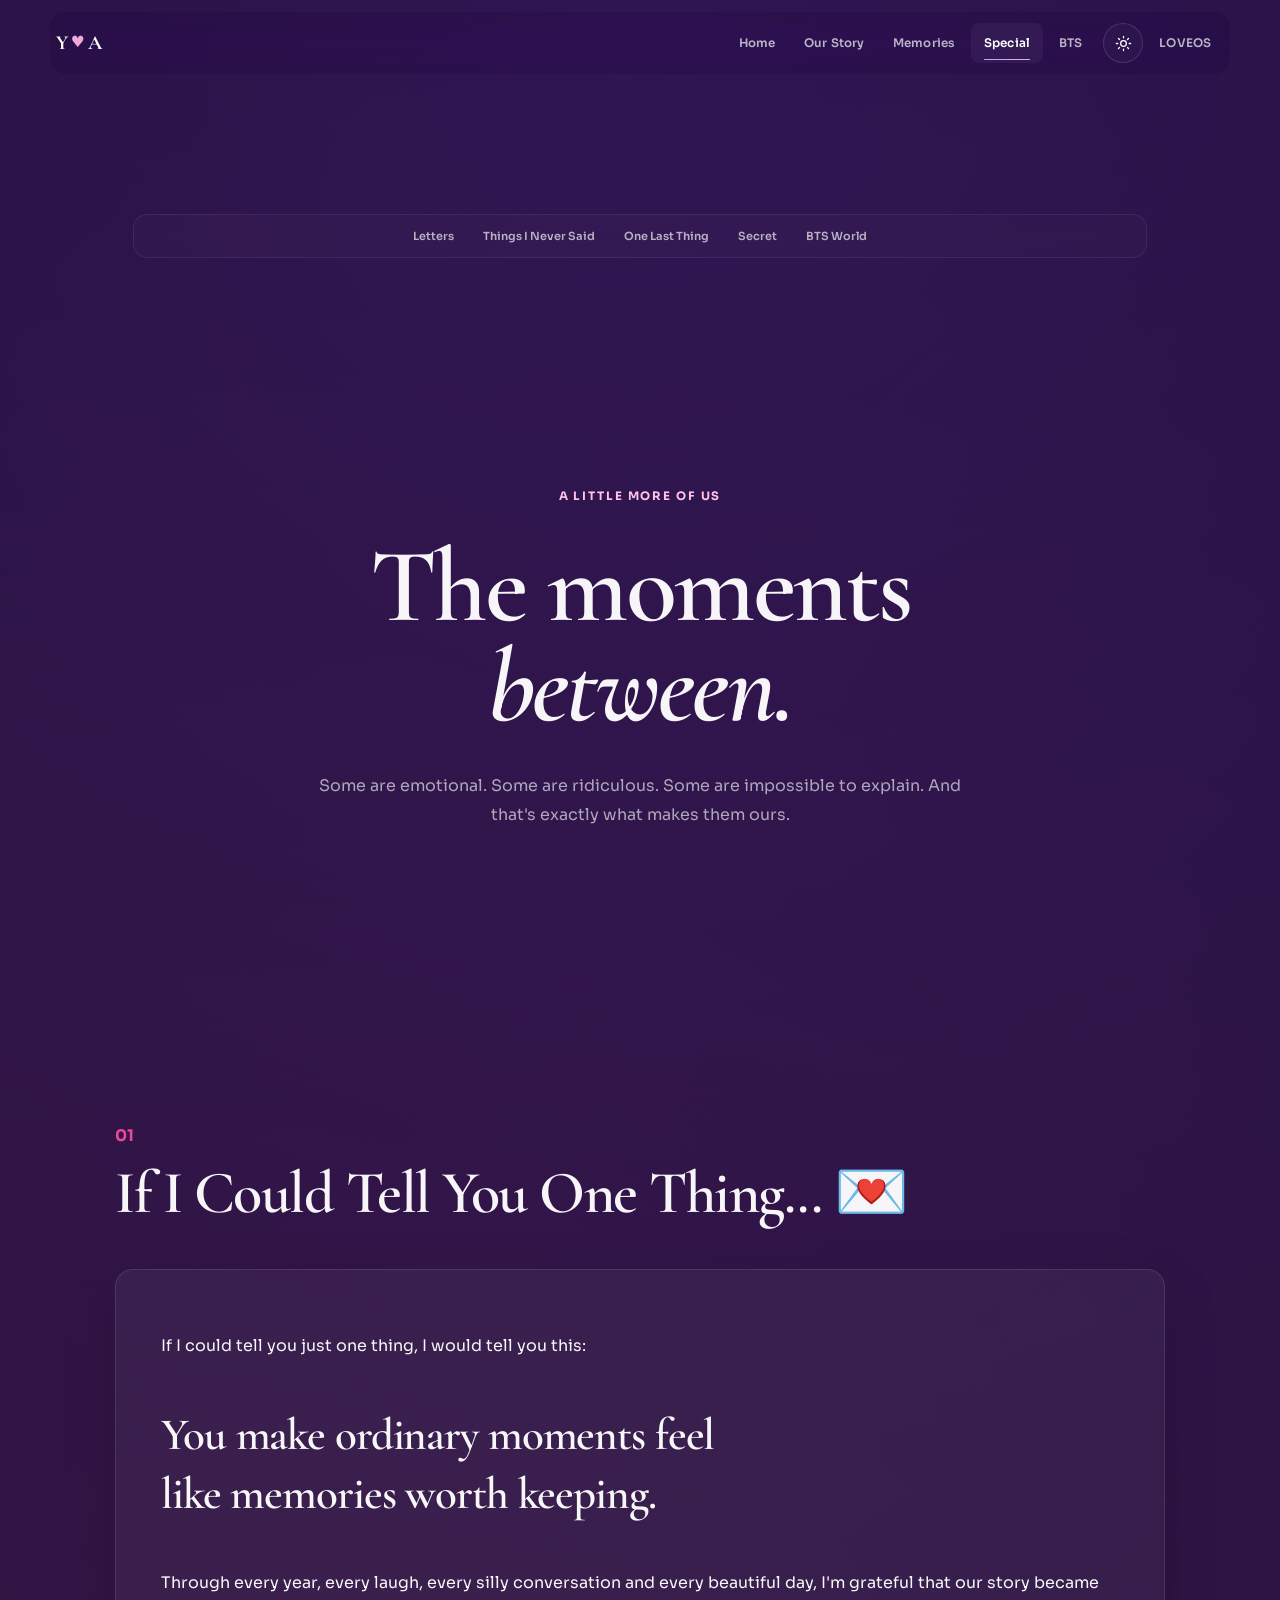
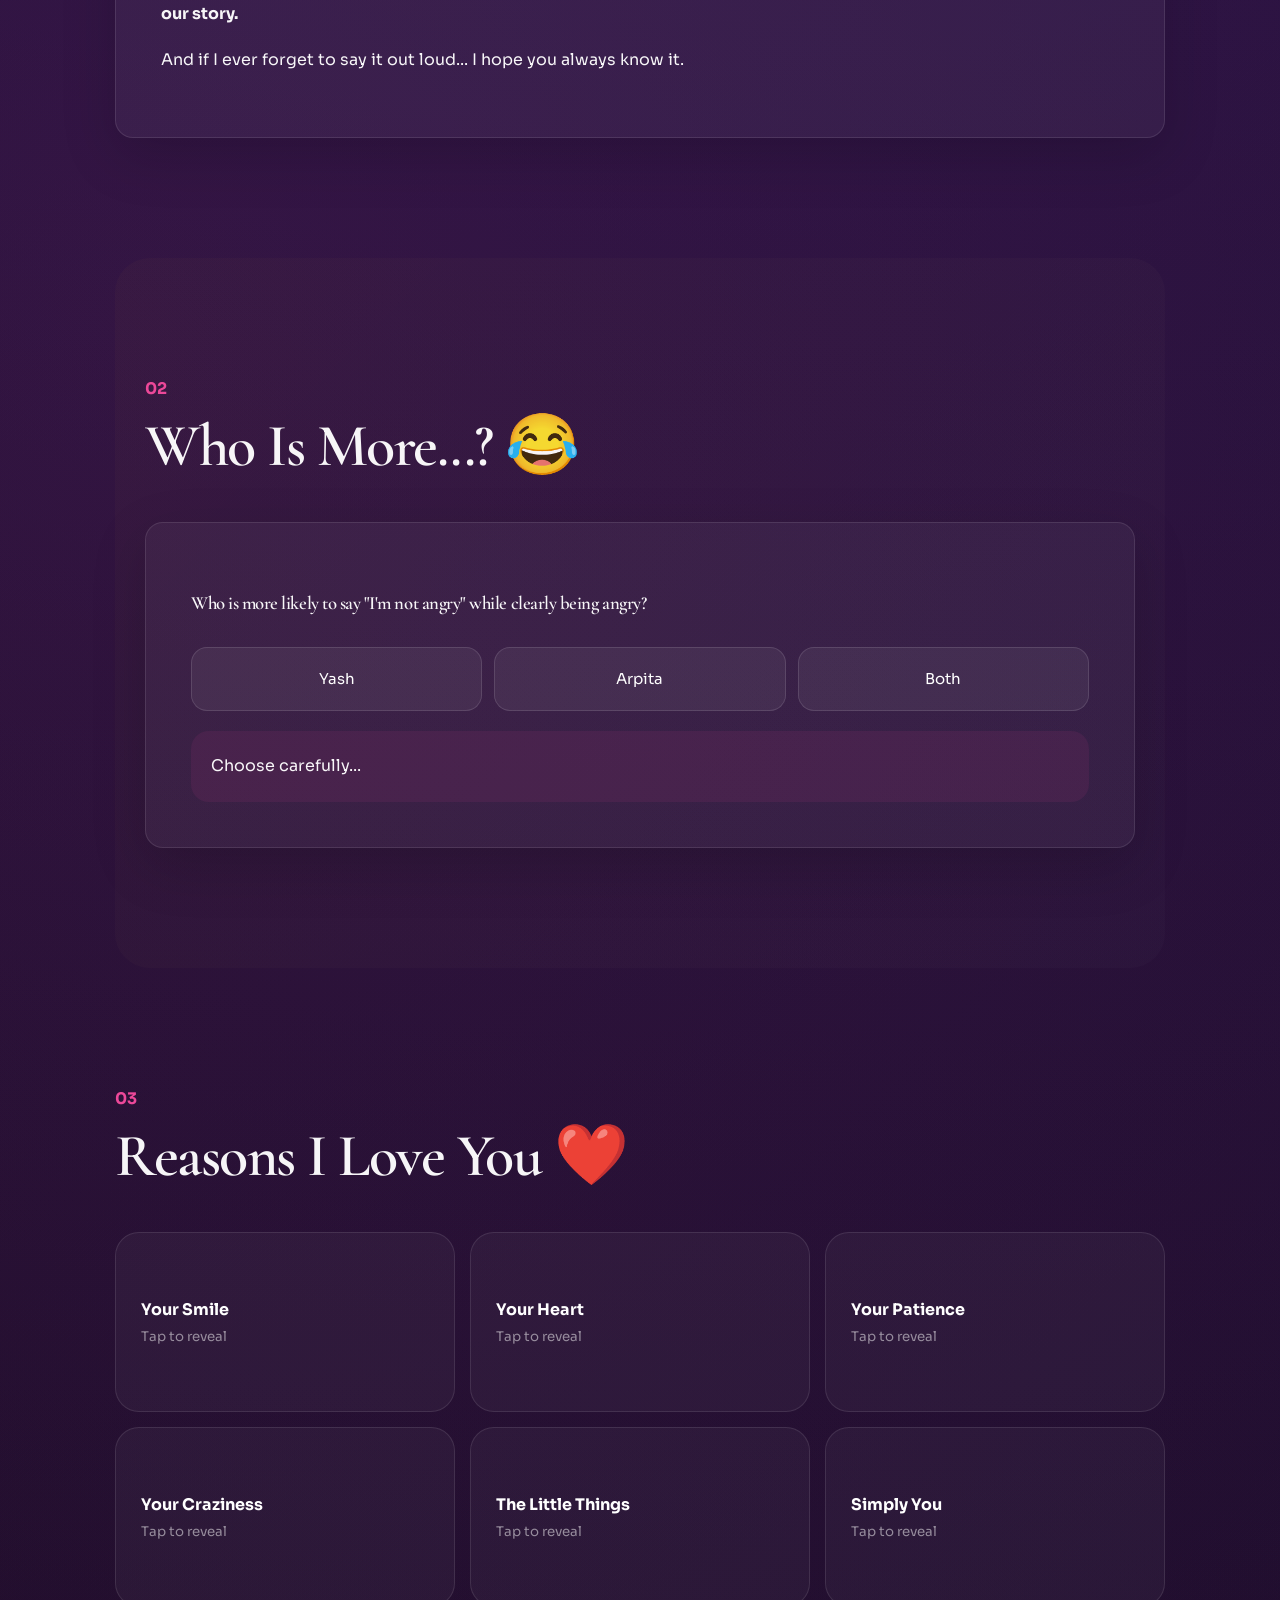
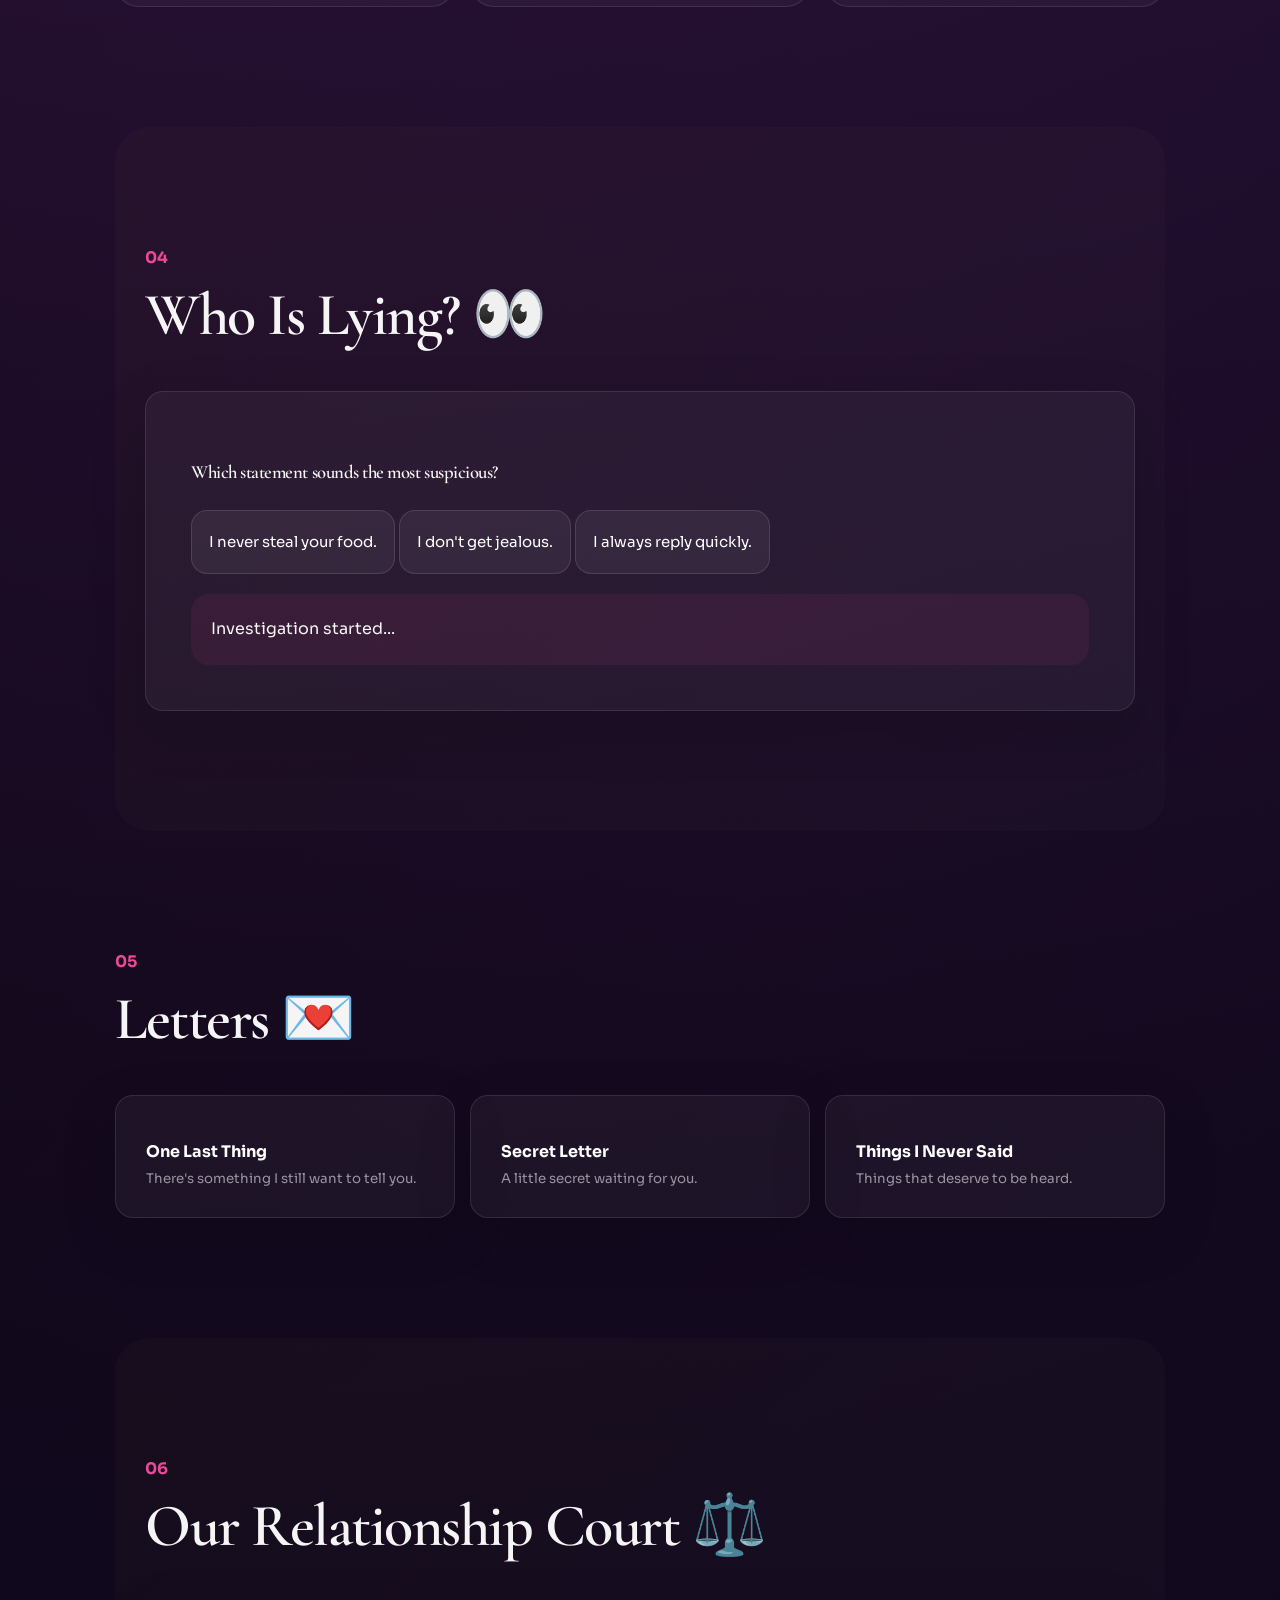
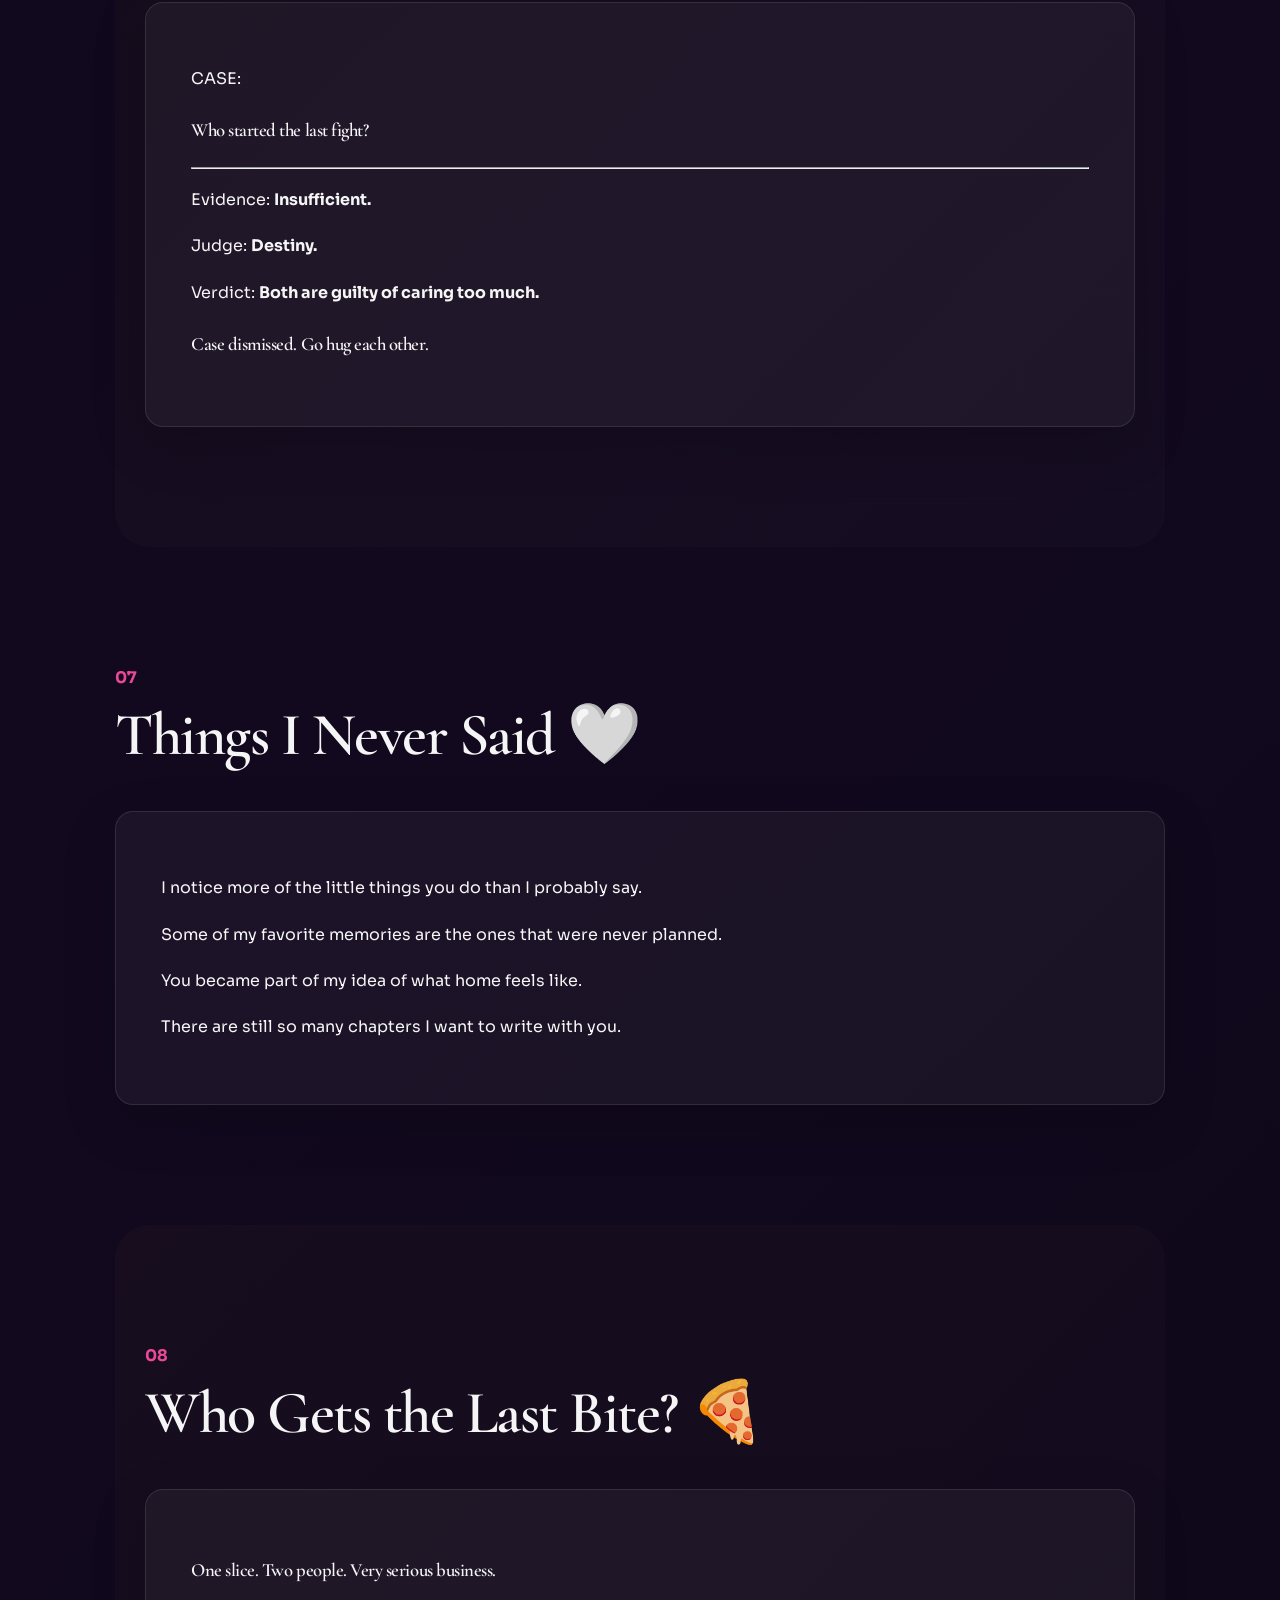
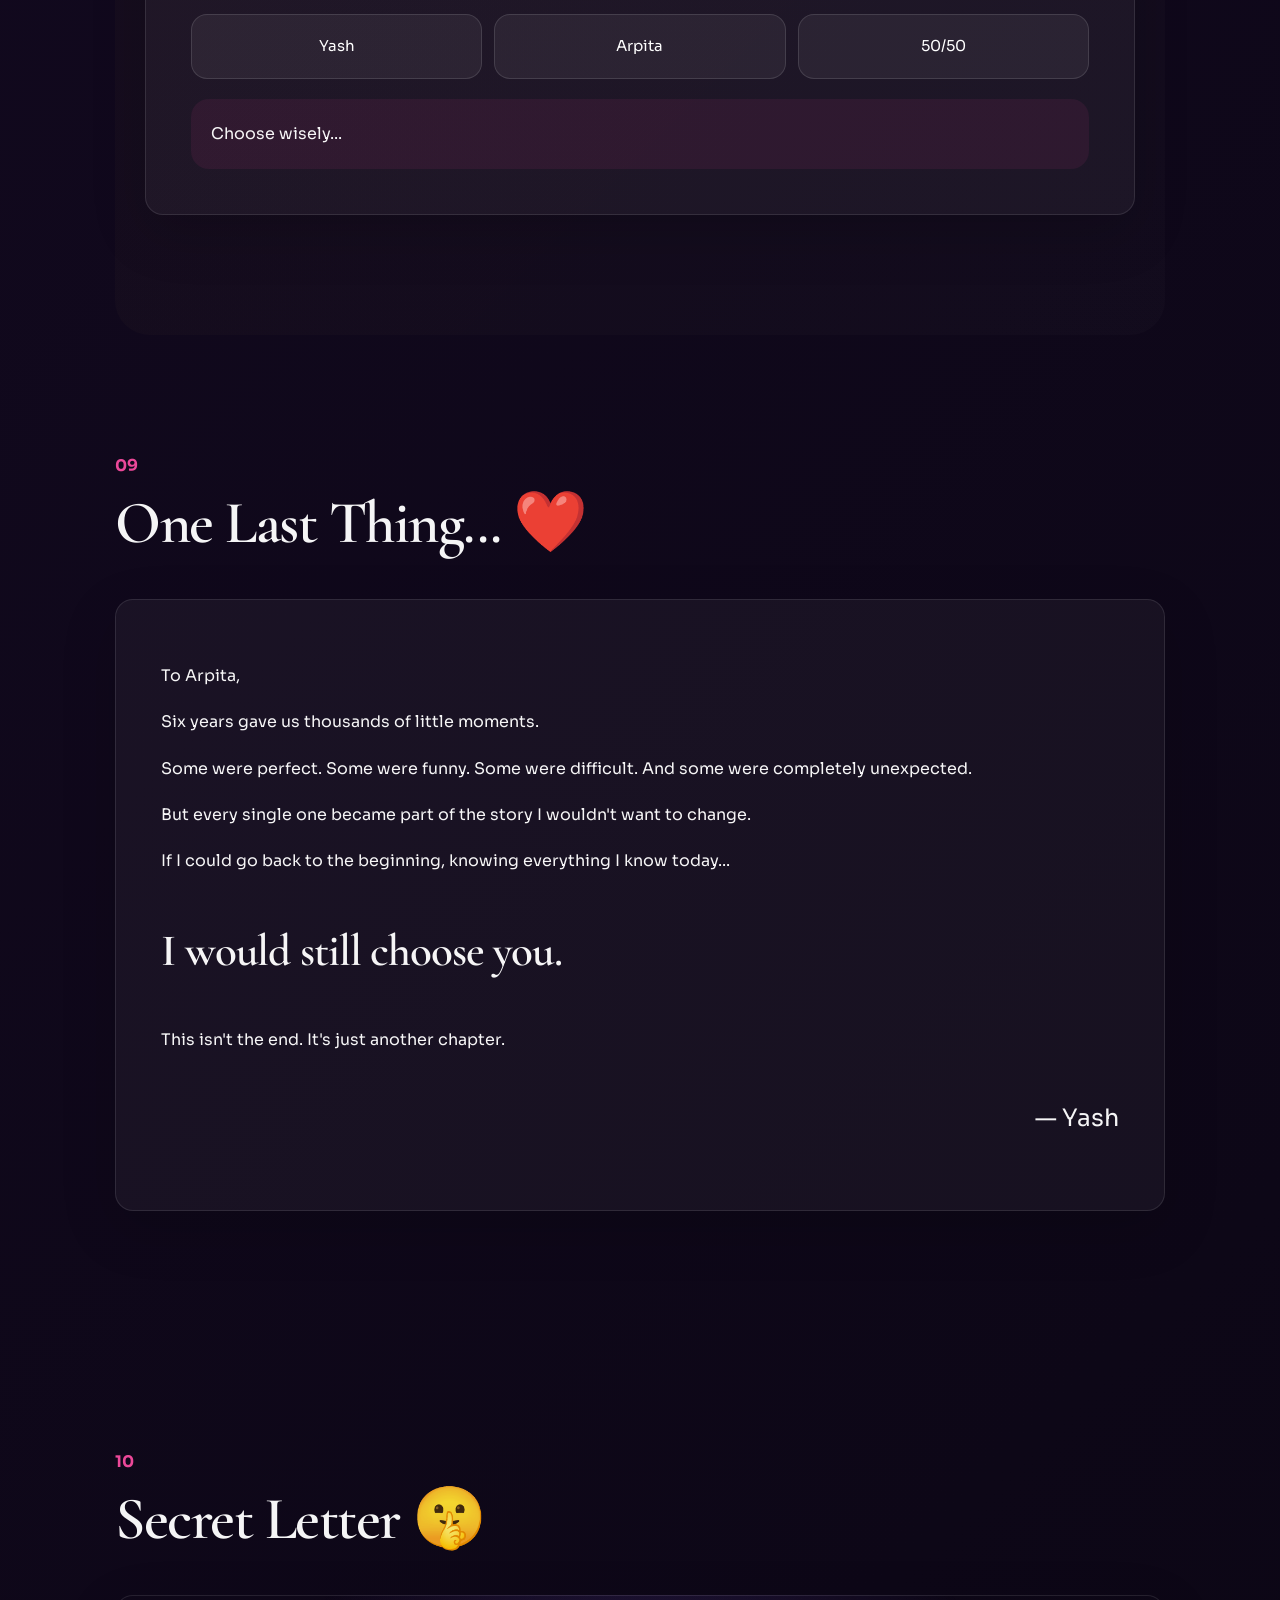
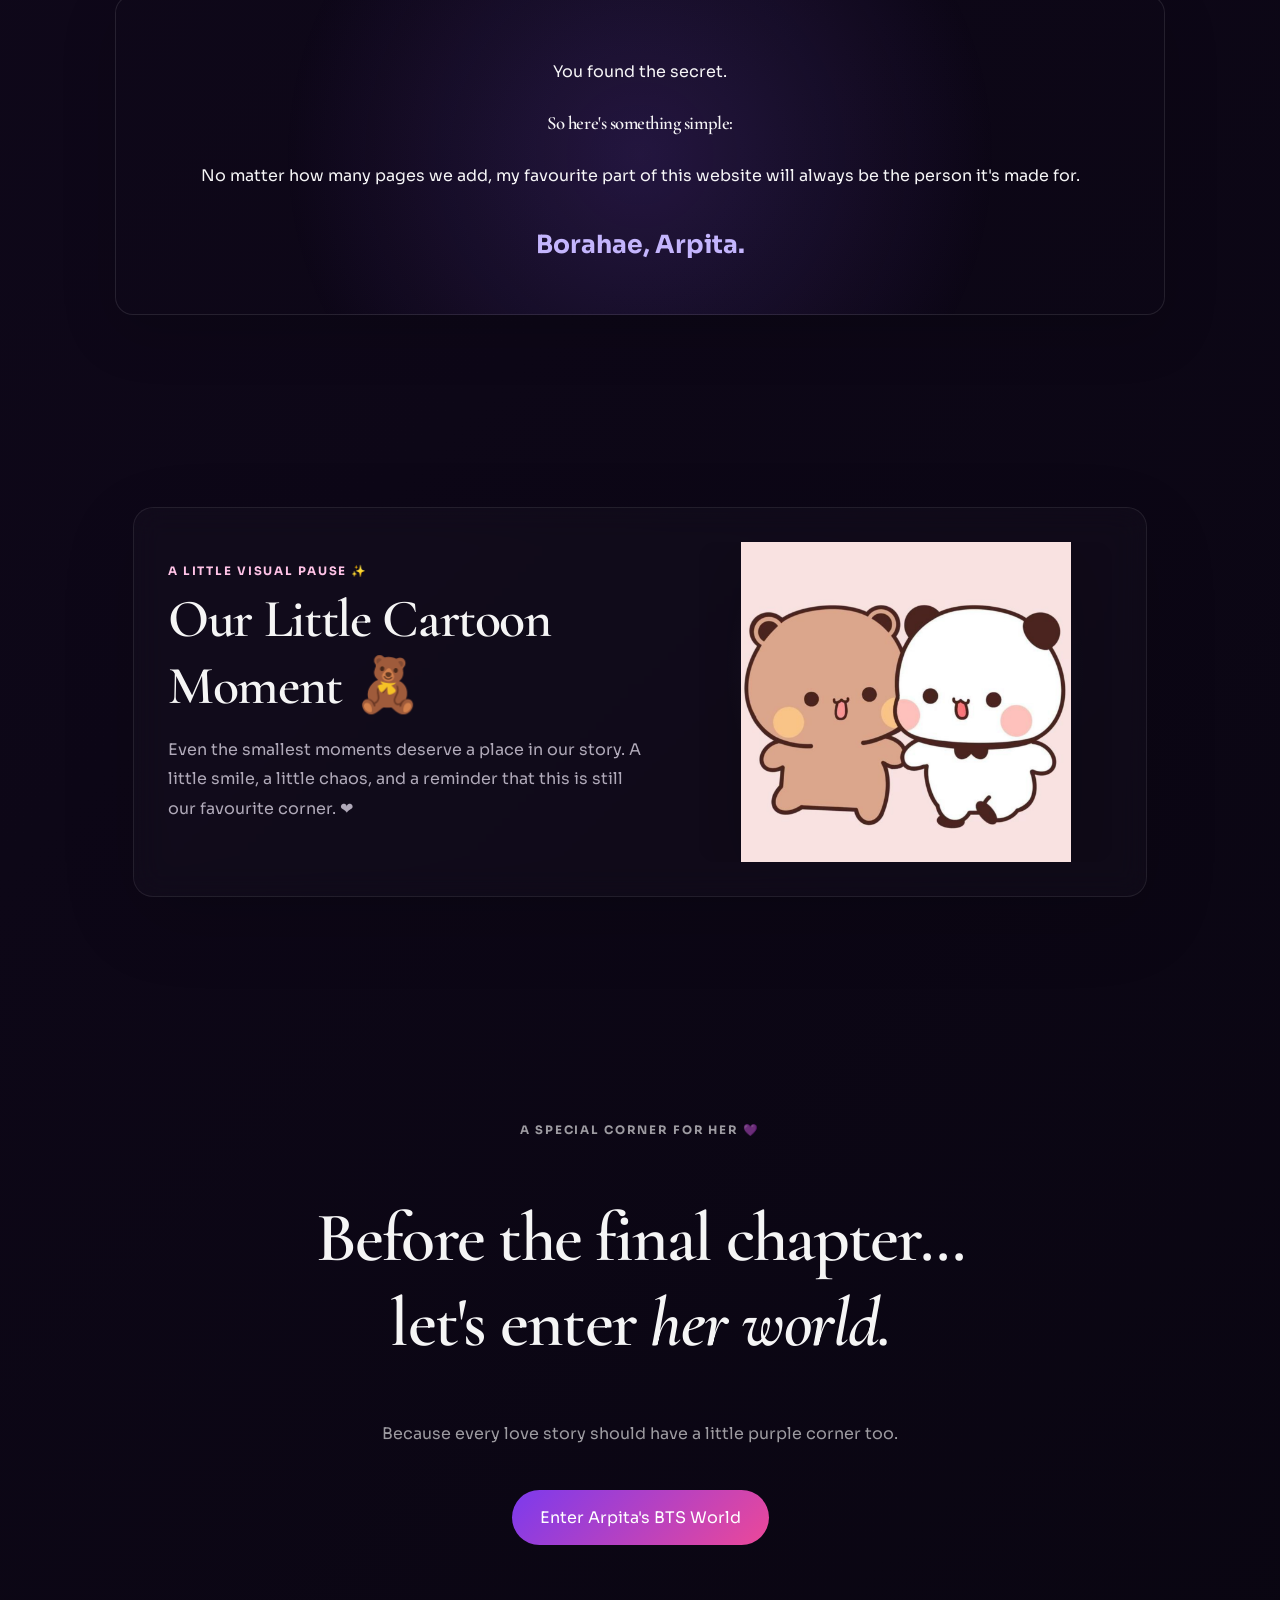
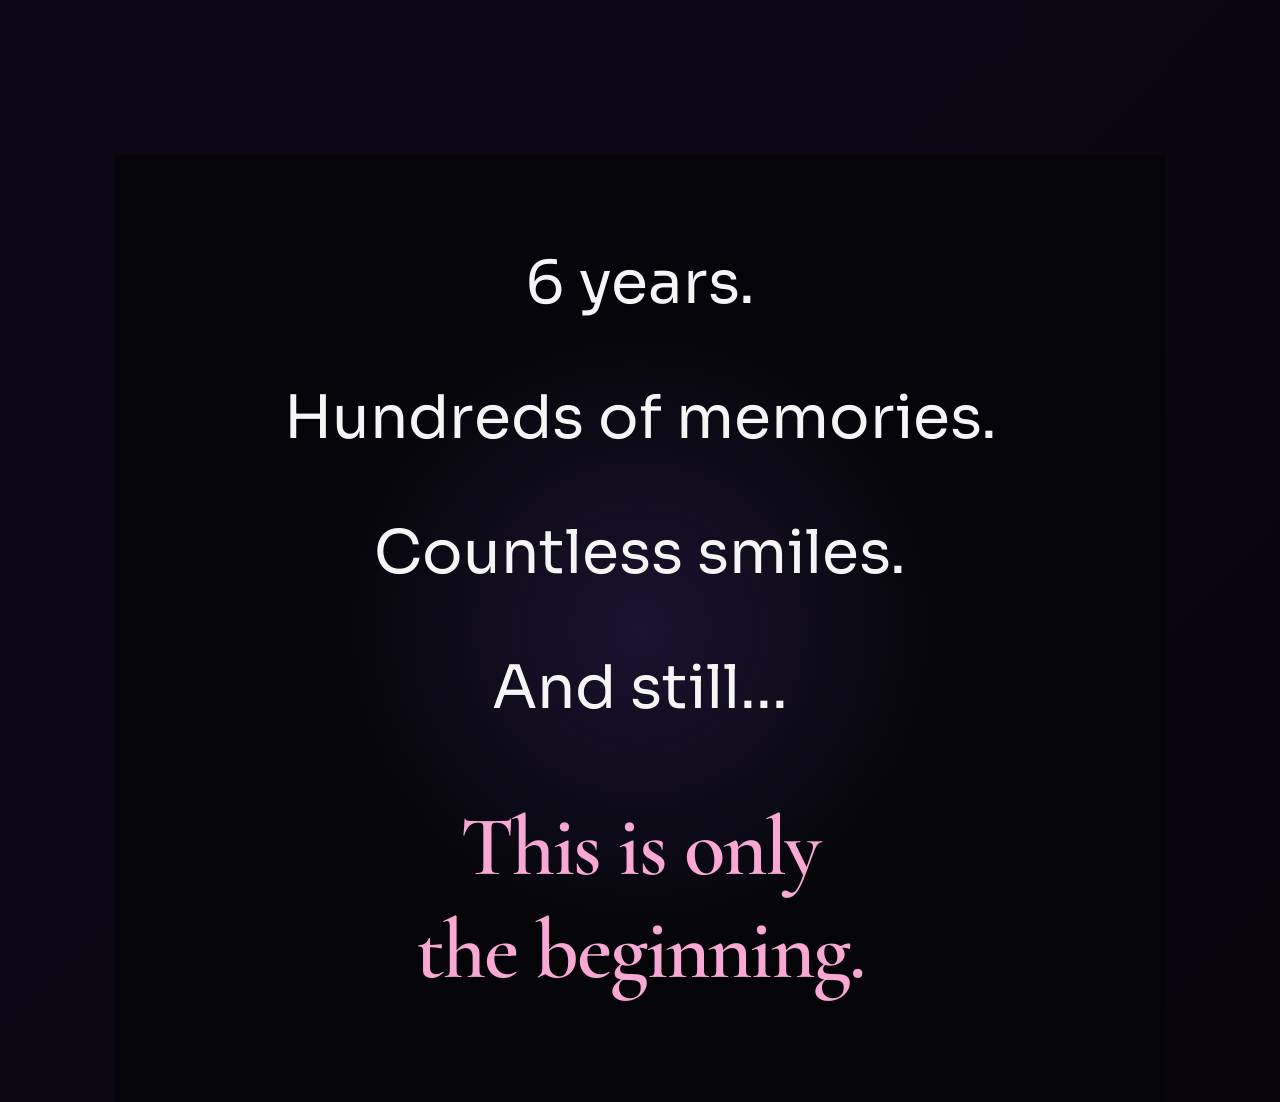
<file: special.html>
<!doctype html>
<html lang="en">
<head>
 <meta charset="utf-8">
 <meta name="viewport" content="width=device-width,initial-scale=1">

 <title>Special Moments — Yash Arpita</title>
<link rel="stylesheet" href="story.css">
 <link rel="stylesheet" href="special.css">
 <link rel="stylesheet" href="site-fix.css">
</head>

<body>

<header class="story-header">
 <a href="index.html" class="story-brand" aria-label="Back to home">Y<span aria-hidden="true">&hearts;</span>A</a>
 <nav class="story-nav" aria-label="Main navigation">
 <a href="index.html" class="story-nav-link">Home</a>
 <a href="story.html" class="story-nav-link">Our Story</a>
 <a href="memories.html" class="story-nav-link">Memories</a>
 <a href="special.html" class="story-nav-link active" aria-current="page">Special</a>
 <a href="bts.html" class="story-nav-link">BTS</a>
 <button class="story-theme-button" id="themeButton" type="button" aria-label="Switch theme" title="Switch theme"><span id="themeIcon" aria-hidden="true"></span></button>
 
      <a href="loveos.html" class="story-nav-link loveos-nav">LOVEOS</a>
</nav>
</header>


<main class="special-page">

<div class="special-quick-nav">

 <a href="#letters">
 Letters
 </a>

 <a href="#never-said">
 Things I Never Said
 </a>

 <a href="#one-last-thing">
 One Last Thing
 </a>

 <a href="#secret-letter">
 Secret
 </a>

 <a href="bts.html">
 BTS World
 </a>

</div> 
 <!-- INTRO -->

 <section class="special-hero">

 <p class="eyebrow">
 A little more of us
 </p>

 <h1>
 The moments
 <em>between.</em>
 </h1>

 <p>
 Some are emotional.
 Some are ridiculous.
 Some are impossible to explain.
 And that's exactly what makes them ours. 
 </p>

 </section>


 <!-- EMOTIONAL -->

 <section class="feature-section emotional-section">

 <div class="section-heading">
 <span>01</span>
 <h2> If I Could Tell You One Thing... 💌</h2>
 </div>

 <div class="feature-letter">

 <p>
 If I could tell you just one thing,
 I would tell you this:
 </p>

 <h3>
 You make ordinary moments feel like
 memories worth keeping.
 </h3>

 <p>
 Through every year, every laugh,
 every silly conversation and every
 beautiful day, I'm grateful that
 our story became <strong>our story.</strong>
 </p>

 <p>
 And if I ever forget to say it out loud...
 I hope you always know it. 
 </p>

 </div>

 </section>


 <!-- FUNNY -->

 <section class="feature-section funny-section">

 <div class="section-heading">
 <span>02</span>
 <h2> Who Is More...? 😂</h2>
 </div>

 <div class="funny-box">

 <h3>
 Who is more likely to say
 "I'm not angry"
 while clearly being angry? 
 </h3>

 <div class="choice-grid">

 <button onclick="showFunny(this,'Yash')">
 Yash 
 </button>

 <button onclick="showFunny(this,'Arpita')">
 Arpita 
 </button>

 <button onclick="showFunny(this,'Both')">
 Both 
 </button>

 </div>

 <div class="funny-result" id="funnyResult">
 Choose carefully... 
 </div>

 </div>

 </section>


 <!-- REASONS -->

 <section class="feature-section emotional-section">

 <div class="section-heading">
 <span>03</span>
 <h2> Reasons I Love You ❤️</h2>
 </div>

 <div class="reasons-grid">

 <button class="reason" onclick="revealReason(this)">
 <strong>Your Smile</strong>
 <small>Tap to reveal</small>
 <p>
 Somehow it can change the mood
 of an entire day.
 </p>
 </button>

 <button class="reason" onclick="revealReason(this)">
 <strong>Your Heart</strong>
 <small>Tap to reveal</small>
 <p>
 You care in ways that are easy
 to remember.
 </p>
 </button>

 <button class="reason" onclick="revealReason(this)">
 <strong>Your Patience</strong>
 <small>Tap to reveal</small>
 <p>
 Even when I probably deserve
 a little less of it. 
 </p>
 </button>

 <button class="reason" onclick="revealReason(this)">
 <strong>Your Craziness</strong>
 <small>Tap to reveal</small>
 <p>
 Because life with you is never boring.
 </p>
 </button>

 <button class="reason" onclick="revealReason(this)">
 <strong>The Little Things</strong>
 <small>Tap to reveal</small>
 <p>
 The smallest moments often become
 the biggest memories.
 </p>
 </button>

 <button class="reason" onclick="revealReason(this)">
 <strong>Simply You</strong>
 <small>Tap to reveal</small>
 <p>
 No complicated reason.
 I just love you. 
 </p>
 </button>

 </div>

 </section>


 <!-- FUNNY -->

 <section class="feature-section funny-section">

 <div class="section-heading">
 <span>04</span>
 <h2> Who Is Lying? 👀</h2>
 </div>

 <div class="funny-box">

 <h3>
 Which statement sounds the most suspicious?
 </h3>

 <button onclick="lying(0)">
 I never steal your food. 
 </button>

 <button onclick="lying(1)">
 I don't get jealous. 
 </button>

 <button onclick="lying(2)">
 I always reply quickly. 
 </button>

 <div class="funny-result" id="lyingResult">
 Investigation started... 
 </div>

 </div>

 </section>


 <!-- LETTERS -->

 <section class="feature-section letter-section" id="letters">

 <div class="section-heading">
 <span>05</span>
 <h2>Letters 💌</h2>
 </div>

 <div class="letter-grid">

 <a href="#one-last-thing" class="letter-card">
 <span></span>
 <strong>One Last Thing</strong>
 <small>There's something I still want to tell you.</small>
 </a>

 <a href="#secret-letter" class="letter-card">
 <span></span>
 <strong>Secret Letter</strong>
 <small>A little secret waiting for you.</small>
 </a>

 <a href="#never-said" class="letter-card">
 <span></span>
 <strong>Things I Never Said</strong>
 <small>Things that deserve to be heard.</small>
 </a>

 </div>

 </section>


 <!-- FUNNY -->

 <section class="feature-section funny-section">

 <div class="section-heading">
 <span>06</span>
 <h2> Our Relationship Court ⚖️</h2>
 </div>

 <div class="court">

 <p>CASE:</p>

 <h3>
 Who started the last fight? 
 </h3>

 <hr>

 <p>
 Evidence:
 <strong>Insufficient.</strong>
 </p>

 <p>
 Judge:
 <strong>Destiny.</strong>
 </p>

 <p>
 Verdict:
 <strong>
 Both are guilty of caring too much. 
 </strong>
 </p>

 <h3>
 Case dismissed. Go hug each other. 
 </h3>

 </div>

 </section>


 <!-- EMOTIONAL -->

 <section
 class="feature-section emotional-section"
 id="never-said"
 >

 <div class="section-heading">
 <span>07</span>
 <h2>Things I Never Said 🤍</h2>
 </div>

 <div class="big-letter">

 <p>
 I notice more of the little things
 you do than I probably say.
 </p>

 <p>
 Some of my favorite memories are
 the ones that were never planned.
 </p>

 <p>
 You became part of my idea of
 what home feels like.
 </p>

 <p>
 There are still so many chapters
 I want to write with you.
 </p>

 </div>

 </section>


 <!-- FUNNY -->

 <section class="feature-section funny-section">

 <div class="section-heading">
 <span>08</span>
 <h2> Who Gets the Last Bite? 🍕</h2>
 </div>

 <div class="funny-box">

 <h3>
 One slice. Two people.
 Very serious business. 
 </h3>

 <div class="choice-grid">

 <button onclick="lastBite('Yash')">
 Yash 
 </button>

 <button onclick="lastBite('Arpita')">
 Arpita 
 </button>

 <button onclick="lastBite('Both')">
 50/50 
 </button>

 </div>

 <div class="funny-result" id="biteResult">
 Choose wisely...
 </div>

 </div>

 </section>


 <!-- ONE LAST THING -->

 <section
 class="feature-section one-last-thing"
 id="one-last-thing"
 >

 <div class="section-heading">
 <span>09</span>
 <h2>One Last Thing... ❤️</h2>
 </div>

 <div class="final-letter">

 <p class="letter-to">
 To Arpita,
 </p>

 <p>
 Six years gave us thousands of little
 moments.
 </p>

 <p>
 Some were perfect.
 Some were funny.
 Some were difficult.
 And some were completely unexpected.
 </p>

 <p>
 But every single one became part
 of the story I wouldn't want to change.
 </p>

 <p>
 If I could go back to the beginning,
 knowing everything I know today...
 </p>

 <h3>
 I would still choose you. 
 </h3>

 <p>
 This isn't the end.
 It's just another chapter.
 </p>

 <p class="signature">
 — Yash 
 </p>

 </div>

 </section>


 <!-- SECRET -->

 <section
 class="feature-section secret-section"
 id="secret-letter"
 >

 <div class="section-heading">
 <span>10</span>
 <h2>Secret Letter 🤫</h2>
 </div>

 <div class="secret-box">

 <p>
 You found the secret.
 </p>

 <h3>
 So here's something simple:
 </h3>

 <p>
 No matter how many pages we add,
 my favourite part of this website
 will always be the person it's made for.
 </p>

 <strong>
 Borahae, Arpita. 
 </strong>

 </div>

 </section>


 <!-- LITTLE CARTOON MOMENT -->
<section class="cartoon-feature" id="cartoon-moment">
  <div class="cartoon-feature-copy">
    <p class="eyebrow">A little visual pause ✨</p>
    <h2>Our Little Cartoon Moment <span aria-hidden="true">🧸</span></h2>
    <p>
      Even the smallest moments deserve a place in our story.
      A little smile, a little chaos, and a reminder that this is still our favourite corner. ❤️
    </p>
  </div>
  <div class="cartoon-feature-art">
    <img src="assets/cute-cartoon.png" alt="Cute cartoon moment for Yash and Arpita">
  </div>
</section>


 <!-- BTS LINK -->

<section class="bts-preview">

 <p class="eyebrow">
 A special corner for her 💜
 </p>

 <h2>
 Before the final chapter...
 <br>
 let's enter <em>her world.</em>
 </h2>

 <p>
 Because every love story should have
 a little purple corner too.
 </p>

 <a
 href="bts.html"
 class="special-main-button"
 >
 Enter Arpita's BTS World
 </a>

</section>


 <!-- FINAL -->

 <section class="cinematic-ending">

 <div class="cinematic-inner">

 <p>6 years.</p>

 <p>Hundreds of memories.</p>

 <p>Countless smiles.</p>

 <p>And still...</p>

 <h2>
 This is only the beginning. 
 </h2>

 </div>

 </section>

</main>


<script src="special.js"></script>

 <script src="story.js" defer></script>

</body>
</html>
</file>
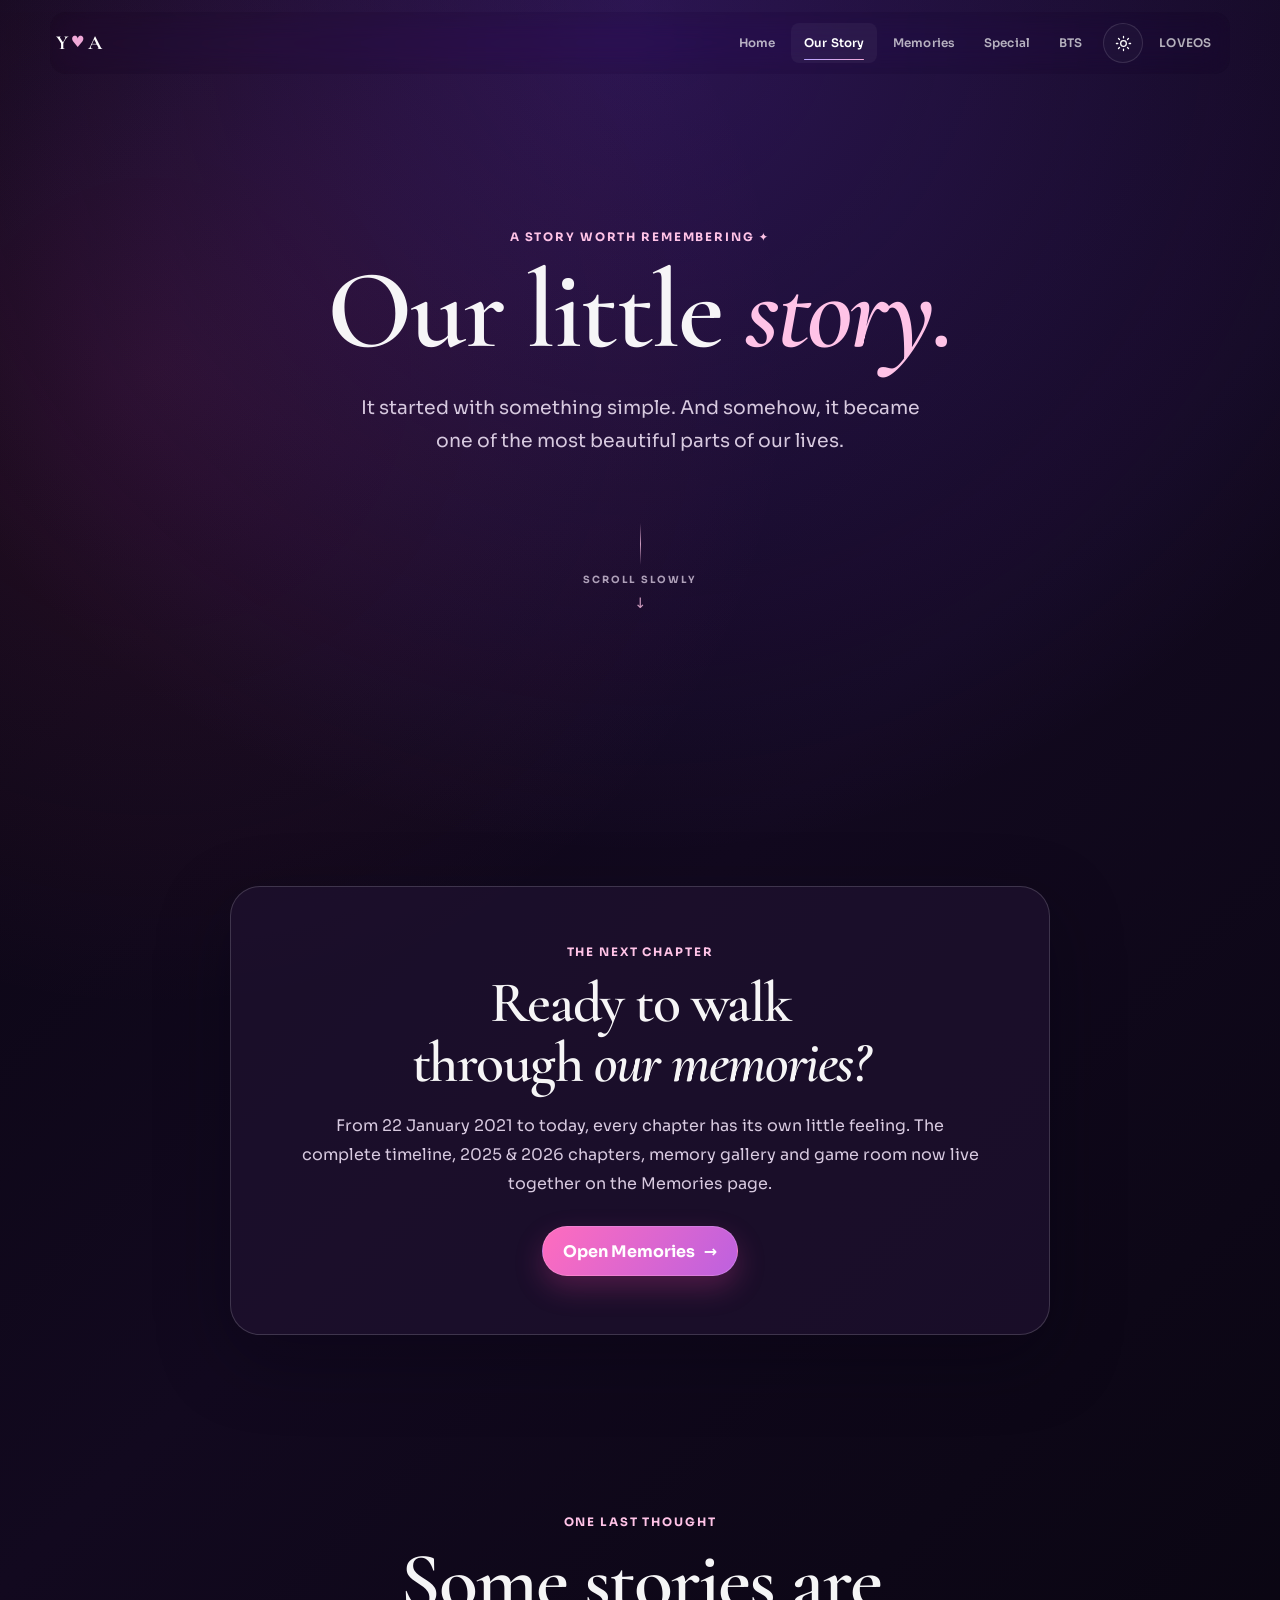
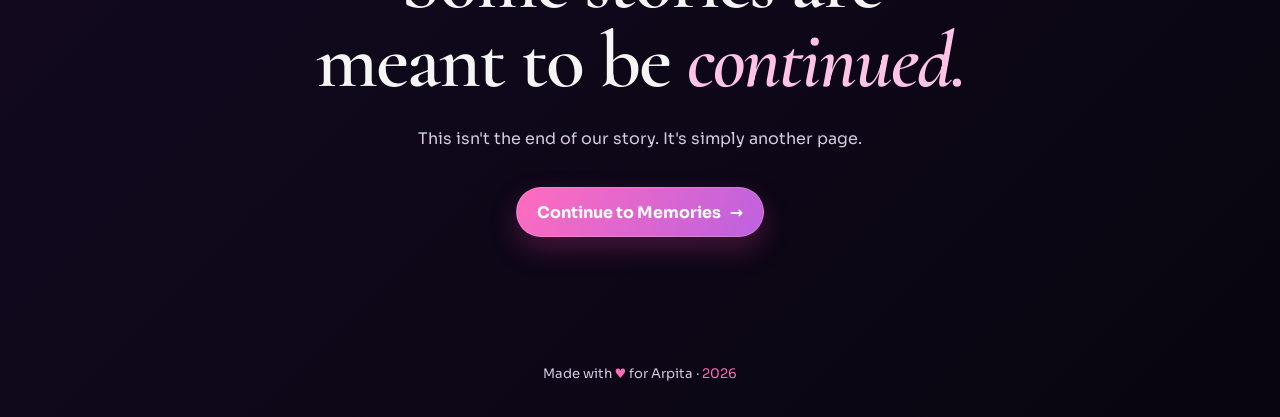
<file: story.html>
<!doctype html>
<html lang="en">
<head>
 <meta charset="utf-8">
 <meta name="viewport" content="width=device-width, initial-scale=1">
 <meta name="description" content="Our story — Yash & Arpita.">
 <title>Our Story — Yash Arpita</title>
<link rel="stylesheet" href="story.css">
 <link rel="stylesheet" href="site-fix.css">
</head>
<body>
 <div class="story-intro" id="storyIntro" aria-hidden="true"><p>Our Story <span></span></p></div>
 <header class="story-header">
 <a href="index.html" class="story-brand" aria-label="Back to home">Y<span aria-hidden="true">&hearts;</span>A</a>
 <nav class="story-nav" aria-label="Main navigation">
 <a href="index.html" class="story-nav-link">Home</a>
 <a href="story.html" class="story-nav-link active" aria-current="page">Our Story</a>
 <a href="memories.html" class="story-nav-link">Memories</a>
 <a href="special.html" class="story-nav-link">Special</a>
 <a href="bts.html" class="story-nav-link">BTS</a>
 <button class="story-theme-button" id="themeButton" type="button" aria-label="Switch theme" title="Switch theme"><span id="themeIcon" aria-hidden="true"></span></button>
 
      <a href="loveos.html" class="story-nav-link loveos-nav">LOVEOS</a>
</nav>
 </header>
 <main>
 <section class="story-hero">

 <p class="eyebrow">
 A story worth remembering ✦
 </p>

 <h1>
 Our little
 <em>story.</em>
 </h1>

 <p class="story-intro-text">
 It started with something simple.
 And somehow, it became one of the
 most beautiful parts of our lives.
 </p>

 <!-- Scroll Slowly -->

 <a
 class="scroll-hint"
 href="memories.html"
 aria-label="Open our memories"
 >
 <span class="scroll-line"></span>

 <span class="scroll-label">
 Scroll slowly
 </span>

 <span class="scroll-arrow">↓</span>
 </a>

 </section>
 <section class="story-bridge">
 <p class="eyebrow">The next chapter</p>
 <h2>Ready to walk through <em>our memories?</em></h2>
 <p>From 22 January 2021 to today, every chapter has its own little feeling. The complete timeline, 2025 &amp; 2026 chapters, memory gallery and game room now live together on the Memories page.</p>
 <a href="memories.html" class="story-button">Open Memories <span>→</span></a>
 </section>
 <section class="story-ending">
 <p class="eyebrow">One last thought</p>
 <h2>Some stories are meant to be <em>continued.</em></h2>
 <p>This isn't the end of our story. It's simply another page.</p>
 <div class="ending-heart"></div>
 <a href="memories.html" class="story-button">Continue to Memories <span>→</span></a>
 </section>
 </main>
 <footer class="story-footer">Made with <span aria-label="love">♥</span> for Arpita · <span id="currentYear"></span></footer>
 <script src="story.js" defer></script>
</body>
</html>
</file>
<file: story.css>
/* =========================================
   OUR STORY — COMPLETE CSS
========================================= */

:root {
  --bg-main: #14091f;
  --bg-mid: #260d37;
  --bg-end: #10081c;

  --text: #f9f5fc;
  --muted: #d7c9df;
  --muted-soft: rgba(215, 201, 223, 0.68);

  --surface: rgba(31, 17, 48, 0.72);
  --surface-strong: rgba(39, 20, 61, 0.95);

  --line: rgba(255, 255, 255, 0.16);

  --pink: #ff6cbe;
  --pink-light: #ffc3e7;
  --purple: #a98bff;

  --shadow:
    0 24px 70px rgba(7, 2, 17, 0.34);

  --radius: 26px;

  color-scheme: dark;
}


/* =========================================
   LIGHT THEME
========================================= */

body.light-theme {
  --bg-main: #fff7fc;
  --bg-mid: #f6efff;
  --bg-end: #fffafd;

  --text: #28122e;
  --muted: #6d5972;
  --muted-soft: rgba(109, 89, 114, 0.72);

  --surface: rgba(255, 249, 253, 0.82);
  --surface-strong: rgba(255, 252, 255, 0.97);

  --line: rgba(71, 30, 79, 0.14);

  --pink: #d82e84;
  --pink-light: #b6387c;
  --purple: #7055d5;

  --shadow:
    0 24px 70px rgba(82, 38, 85, 0.16);

  color-scheme: light;
}


/* =========================================
   RESET
========================================= */

* {
  box-sizing: border-box;
}

html {
  scroll-behavior: smooth;
}

body {
  min-width: 320px;
  min-height: 100vh;

  margin: 0;

  overflow-x: hidden;

  color: var(--text);

  font-family:
    "DM Sans",
    sans-serif;

  background:
    radial-gradient(
      circle at 12% 10%,
      rgba(241, 80, 176, 0.30),
      transparent 26rem
    ),
    radial-gradient(
      circle at 88% 18%,
      rgba(135, 91, 255, 0.25),
      transparent 28rem
    ),
    linear-gradient(
      135deg,
      var(--bg-main) 0%,
      var(--bg-mid) 48%,
      var(--bg-end) 100%
    );

  transition:
    background 500ms ease,
    color 500ms ease;
}


/* =========================================
   LIGHT BACKGROUND
========================================= */

body.light-theme {
  background:
    radial-gradient(
      circle at 12% 10%,
      rgba(255, 146, 207, 0.40),
      transparent 26rem
    ),
    radial-gradient(
      circle at 88% 18%,
      rgba(175, 154, 255, 0.34),
      transparent 28rem
    ),
    linear-gradient(
      135deg,
      #fff6fc 0%,
      #f5efff 50%,
      #fff9fb 100%
    );
}


/* =========================================
   BACKGROUND GLOW
========================================= */

body::before,
body::after {
  position: fixed;

  z-index: -1;

  width: 28rem;
  height: 28rem;

  border-radius: 50%;

  filter: blur(62px);

  opacity: 0.22;

  content: "";

  pointer-events: none;
}

body::before {
  top: 28%;
  left: -13rem;
  background: var(--pink);
}

body::after {
  right: -11rem;
  bottom: 5%;
  background: var(--purple);
}


/* =========================================
   COMMON
========================================= */

a {
  color: inherit;
}

button {
  font: inherit;
  color: inherit;
}


/* =========================================
   INTRO
========================================= */

.story-intro {
  position: fixed;

  z-index: 100;

  inset: 0;

  display: grid;

  place-items: center;

  background: #160a22;

  color: #f9f5fc;

  pointer-events: none;

  animation:
    intro-out 0.8s 1s forwards;
}

.story-intro p {
  margin: 0;

  font:
    600 clamp(2rem, 8vw, 5rem) / 1
    "Playfair Display",
    serif;

  letter-spacing: -0.04em;

  animation:
    intro-in 0.7s ease-out both;
}

.story-intro span {
  color: var(--pink);
}

@keyframes intro-in {
  from {
    opacity: 0;
    transform: translateY(14px);
  }

  to {
    opacity: 1;
    transform: translateY(0);
  }
}

@keyframes intro-out {
  to {
    visibility: hidden;
    opacity: 0;
  }
}


/* =========================================
   HEADER
========================================= */

.story-header {
  position: relative;

  z-index: 20;

  display: flex;

  align-items: center;

  justify-content: space-between;

  width: min(1120px, calc(100% - 40px));

  min-height: 84px;

  margin: auto;

  transition:
    background 500ms ease,
    color 500ms ease;
}


/* =========================================
   BRAND
========================================= */

.story-brand {
  font:
    700 1.2rem
    "Playfair Display",
    serif;

  letter-spacing: 0.05em;

  text-decoration: none;
}

.story-brand span {
  color: var(--pink);
}


/* =========================================
   NAVIGATION
========================================= */

.story-nav {
  display: flex;

  align-items: center;

  gap: 8px;
}

.story-nav-link {
  padding: 9px 13px;

  border-radius: 999px;

  color: var(--muted);

  font-size: 0.78rem;

  font-weight: 600;

  text-decoration: none;

  transition:
    background 250ms ease,
    color 250ms ease,
    transform 250ms ease;
}

.story-nav-link:hover {
  color: var(--text);

  background: var(--surface);

  transform: translateY(-2px);
}

.story-nav-link.active {
  color: var(--text);

  background: var(--surface);

  border: 1px solid var(--line);
}


/* =========================================
   THEME BUTTON
========================================= */

.story-theme-button {
  display: grid;

  width: 42px;
  height: 42px;

  padding: 0;

  margin-left: 4px;

  place-items: center;

  cursor: pointer;

  border: 1px solid var(--line);

  border-radius: 50%;

  background: var(--surface);

  color: var(--text);

  font-size: 1rem;

  transition:
    transform 300ms ease,
    background 300ms ease,
    border-color 300ms ease,
    color 300ms ease;
}

.story-theme-button:hover {
  transform: rotate(18deg) scale(1.05);

  background: rgba(255, 255, 255, 0.15);
}

.story-theme-button:focus-visible,
.scroll-hint:focus-visible,
.memory-box:focus-visible,
.dialog-close:focus-visible {
  outline: 2px solid var(--pink);
  outline-offset: 4px;
}


/* =========================================
   HERO
========================================= */

.story-hero {
  width: min(900px, calc(100% - 40px));

  min-height: 78vh;

  margin: auto;

  display: flex;

  flex-direction: column;

  align-items: center;

  justify-content: center;

  text-align: center;
}

.eyebrow {
  margin: 0 0 14px;

  color: var(--pink-light);

  font-size: 0.73rem;

  font-weight: 700;

  letter-spacing: 0.16em;

  text-transform: uppercase;
}

.story-hero h1 {
  max-width: 850px;

  margin: 0;

  font:
    700 clamp(3.4rem, 10vw, 7rem) / 0.94
    "Playfair Display",
    serif;

  letter-spacing: -0.055em;
}

.story-hero h1 em {
  color: var(--pink-light);

  font-weight: 600;
}

.story-intro-text {
  max-width: 580px;

  margin: 28px auto 0;

  color: var(--muted);

  font-size: clamp(1rem, 2.4vw, 1.18rem);

  line-height: 1.75;
}


/* =========================================
   SCROLL HINT
========================================= */

.scroll-hint {
  display: flex;

  flex-direction: column;

  align-items: center;

  justify-content: center;

  gap: 8px;

  margin-top: 58px;

  padding: 8px 14px;

  border: 0;

  background: transparent;

  color: var(--muted);

  cursor: pointer;

  opacity: 0.78;

  transition:
    opacity 250ms ease,
    transform 250ms ease;
}

.scroll-hint:hover {
  opacity: 1;
  transform: translateY(4px);
}

.scroll-line {
  display: block;

  width: 1px;

  height: 42px;

  background:
    linear-gradient(
      to bottom,
      transparent,
      var(--pink-light),
      transparent
    );

  animation:
    scroll-line 2s ease-in-out infinite;
}

.scroll-label {
  color: var(--muted);

  font-size: 0.62rem;

  font-weight: 700;

  letter-spacing: 0.18em;

  text-transform: uppercase;

  animation:
    scroll-text 2s ease-in-out infinite;
}

.scroll-arrow {
  color: var(--pink-light);

  font-size: 0.9rem;

  animation:
    scroll-arrow 2s ease-in-out infinite;
}

@keyframes scroll-line {
  0%,
  100% {
    opacity: 0.35;
    transform: translateY(-5px);
  }

  50% {
    opacity: 1;
    transform: translateY(7px);
  }
}

@keyframes scroll-text {
  0%,
  100% {
    transform: translateY(0);
  }

  50% {
    transform: translateY(4px);
  }
}

@keyframes scroll-arrow {
  0%,
  100% {
    transform: translateY(0);
    opacity: 0.5;
  }

  50% {
    transform: translateY(5px);
    opacity: 1;
  }
}


/* =========================================
   TIMELINE
========================================= */

.timeline-section {
  width: min(1040px, calc(100% - 40px));

  margin: 0 auto;
}

.timeline {
  position: relative;

  display: grid;

  gap: 150px;
}

.timeline::before {
  position: absolute;

  top: 0;
  bottom: 0;

  left: 50%;

  width: 1px;

  content: "";

  background:
    linear-gradient(
      to bottom,
      transparent,
      var(--line) 10%,
      var(--pink) 50%,
      var(--line) 90%,
      transparent
    );

  opacity: 0.45;
}


/* =========================================
   STORY CARD
========================================= */

.story-card {
  position: relative;

  display: grid;

  grid-template-columns:
    minmax(300px, 0.9fr)
    minmax(0, 1fr);

  align-items: center;

  gap: clamp(50px, 8vw, 110px);
}

.story-card-reverse {
  grid-template-columns:
    minmax(0, 1fr)
    minmax(300px, 0.9fr);
}

.story-card-reverse .story-visual {
  order: 2;
}


/* =========================================
   STORY NUMBER
========================================= */

.story-number {
  position: absolute;

  top: 50%;
  left: 50%;

  z-index: 5;

  display: grid;

  width: 46px;
  height: 46px;

  transform: translate(-50%, -50%);

  place-items: center;

  border: 1px solid var(--line);

  border-radius: 50%;

  background: var(--surface-strong);

  color: var(--pink-light);

  font-size: 0.72rem;

  font-weight: 700;

  box-shadow: var(--shadow);
}


/* =========================================
   VISUAL
========================================= */

.story-visual {
  position: relative;

  min-height: 390px;

  overflow: hidden;

  display: flex;

  flex-direction: column;

  align-items: center;

  justify-content: center;

  border: 1px solid var(--line);

  border-radius: var(--radius);

  box-shadow: var(--shadow);

  isolation: isolate;

  transition:
    transform 400ms ease,
    box-shadow 500ms ease,
    border-color 500ms ease;
}

.story-visual:hover {
  transform: translateY(-5px);
}

.story-visual::before {
  position: absolute;

  inset: 0;

  content: "";

  background:
    radial-gradient(
      circle at 30% 25%,
      rgba(255, 255, 255, 0.18),
      transparent 30%
    );

  pointer-events: none;
}

.story-visual::after {
  position: absolute;

  width: 220px;
  height: 220px;

  border-radius: 50%;

  content: "";

  background: rgba(255, 255, 255, 0.08);

  filter: blur(35px);
}

.story-visual span {
  position: relative;

  z-index: 2;

  font:
    600 clamp(4rem, 10vw, 7rem)
    "Playfair Display",
    serif;

  color: rgba(255, 255, 255, 0.92);
}

.story-visual small {
  position: relative;

  z-index: 2;

  margin-top: 4px;

  color: rgba(255, 255, 255, 0.72);

  font-size: 0.7rem;

  letter-spacing: 0.15em;

  text-transform: uppercase;
}


/* =========================================
   VISUAL GRADIENTS
========================================= */

.visual-one {
  background:
    linear-gradient(
      135deg,
      #e85eac,
      #8d55be 54%,
      #32205a
    );
}

.visual-two {
  background:
    linear-gradient(
      135deg,
      #4e2c75,
      #bd6da6 55%,
      #f29b91
    );
}

.visual-three {
  background:
    linear-gradient(
      135deg,
      #2d2254,
      #6f70c4 50%,
      #ec8ab5
    );
}

.visual-four {
  background:
    linear-gradient(
      135deg,
      #321d51,
      #a24c93 52%,
      #ed8eae
    );
}




/* =========================================
   2025 / 2026 VISUALS
========================================= */

.visual-five {
  background:
    linear-gradient(
      135deg,
      #4b286d,
      #b05c9c 52%,
      #e99aaf
    );
}

.visual-six {
  background:
    linear-gradient(
      135deg,
      #261d50,
      #7658b8 50%,
      #d96d9f
    );
}

/* Removed decorative floating particles/background layers. */
.stars-layer,
.shooting-stars,
.aurora-bg,
.cursor-glow,
.love-quotes,
.quotes {
  display: none !important;
}

/* =========================================
   STORY CONTENT
========================================= */

.story-content {
  max-width: 470px;
}

.story-date {
  margin: 0 0 11px;

  color: var(--pink-light);

  font-size: 0.72rem;

  font-weight: 700;

  letter-spacing: 0.13em;

  text-transform: uppercase;
}

.story-content h2 {
  margin: 0;

  font:
    600 clamp(2.1rem, 4vw, 3.4rem) / 1.03
    "Playfair Display",
    serif;

  letter-spacing: -0.045em;
}

.story-content p:not(.story-date) {
  color: var(--muted);

  line-height: 1.8;

  font-size: 0.98rem;
}

.story-content p:last-child {
  margin-top: 22px;

  color: var(--muted-soft);
}


/* =========================================
   MEMORY SECTION
========================================= */

.memory-section {
  width: min(980px, calc(100% - 40px));

  margin: 170px auto 0;

  text-align: center;
}

.memory-section h2 {
  margin: 0;

  font:
    600 clamp(2.4rem, 6vw, 4.5rem) / 1
    "Playfair Display",
    serif;

  letter-spacing: -0.05em;
}

.memory-section h2 em {
  color: var(--pink-light);

  font-weight: 600;
}

.section-description {
  max-width: 600px;

  margin: 22px auto 42px;

  color: var(--muted);

  line-height: 1.7;
}


/* =========================================
   MEMORY GRID
========================================= */

.memory-grid {
  display: grid;

  grid-template-columns: repeat(3, 1fr);

  gap: 18px;
}

.memory-box {
  position: relative;

  min-height: 280px;

  padding: 25px;

  overflow: hidden;

  border: 1px solid var(--line);

  border-radius: 22px;

  color: #fff;

  text-align: left;

  cursor: pointer;

  box-shadow: var(--shadow);

  transition:
    transform 300ms ease,
    filter 300ms ease,
    box-shadow 300ms ease;
}

.memory-box:hover {
  transform: translateY(-7px);

  filter: brightness(1.08);

  box-shadow:
    0 30px 80px rgba(7, 2, 17, 0.4);
}

.memory-box span {
  display: block;

  font:
    2.2rem
    "Playfair Display",
    serif;

  opacity: 0.8;
}

.memory-box strong {
  position: absolute;

  left: 23px;
  right: 23px;
  bottom: 45px;

  font:
    600 1.45rem
    "Playfair Display",
    serif;
}

.memory-box small {
  position: absolute;

  left: 23px;
  bottom: 20px;

  color: rgba(255, 255, 255, 0.65);

  font-size: 0.65rem;

  letter-spacing: 0.1em;

  text-transform: uppercase;
}

.memory-one {
  background:
    linear-gradient(
      155deg,
      #ff8ec9,
      #9258bb 63%,
      #35246f
    );
}

.memory-two {
  background:
    linear-gradient(
      155deg,
      #4f3a8a,
      #a55bad 56%,
      #f39aa1
    );
}

.memory-three {
  background:
    linear-gradient(
      155deg,
      #813a8f,
      #dd6d9e 53%,
      #f6b898
    );
}


/* =========================================
   ENDING
========================================= */

.story-ending {
  width: min(800px, calc(100% - 40px));

  margin: 180px auto 100px;

  text-align: center;
}

.story-ending h2 {
  margin: 0;

  font:
    600 clamp(2.6rem, 7vw, 5rem) / 0.98
    "Playfair Display",
    serif;

  letter-spacing: -0.055em;
}

.story-ending h2 em {
  color: var(--pink-light);

  font-weight: 600;
}

.story-ending > p:not(.eyebrow) {
  max-width: 520px;

  margin: 25px auto 0;

  color: var(--muted);

  line-height: 1.7;
}

.ending-heart {
  margin: 35px 0;

  color: var(--pink);

  font-size: 2rem;

  animation:
    heart-pulse 2.4s ease-in-out infinite;
}

@keyframes heart-pulse {
  0%,
  100% {
    transform: scale(1);
    opacity: 0.65;
  }

  50% {
    transform: scale(1.18);
    opacity: 1;
  }
}


/* =========================================
   FINAL BUTTON
========================================= */

.story-button {
  display: inline-flex;

  align-items: center;

  gap: 9px;

  min-height: 50px;

  padding: 12px 20px;

  border: 1px solid var(--line);

  border-radius: 999px;

  background:
    linear-gradient(
      125deg,
      var(--pink),
      #bd61df
    );

  box-shadow:
    0 12px 28px
    rgba(236, 63, 161, 0.25);

  color: #fff;

  font-weight: 700;

  text-decoration: none;

  transition:
    transform 250ms ease,
    box-shadow 250ms ease;
}

.story-button:hover {
  transform: translateY(-3px);

  box-shadow:
    0 17px 35px
    rgba(236, 63, 161, 0.38);
}


/* =========================================
   DIALOG
========================================= */

.memory-dialog {
  width: min(500px, calc(100% - 40px));

  padding: 42px 34px 34px;

  border: 1px solid var(--line);

  border-radius: 24px;

  color: var(--text);

  background: var(--surface-strong);

  box-shadow:
    0 24px 80px
    rgba(0, 0, 0, 0.5);
}

.memory-dialog::backdrop {
  background:
    rgba(8, 3, 13, 0.68);

  backdrop-filter: blur(6px);
}

.memory-dialog h2 {
  margin: 0;

  font:
    600 2.4rem / 1.05
    "Playfair Display",
    serif;
}

.memory-dialog > p:not(.eyebrow):not(.dialog-signature) {
  color: var(--muted);

  line-height: 1.75;
}

.dialog-close {
  position: absolute;

  top: 13px;
  right: 16px;

  width: 38px;
  height: 38px;

  border: 0;

  border-radius: 50%;

  background: transparent;

  color: var(--text);

  font-size: 1.7rem;

  cursor: pointer;
}

.dialog-close:hover {
  background: var(--surface);
}

.dialog-signature {
  margin-bottom: 0;

  color: var(--pink-light);

  font:
    italic 1.05rem
    "Playfair Display",
    serif;

  line-height: 1.6;
}


/* =========================================
   FOOTER
========================================= */

.story-footer {
  padding: 28px 20px 35px;

  color: var(--muted);

  font-size: 0.82rem;

  text-align: center;
}

.story-footer span {
  color: var(--pink);
}


/* =========================================
   MOBILE
========================================= */

@media (max-width: 760px) {

  .story-header {
    width: calc(100% - 28px);

    min-height: 70px;

    gap: 12px;
  }

  .story-brand {
    flex-shrink: 0;
  }

  .story-nav {
    gap: 3px;
  }

  .story-nav-link {
    padding: 8px 7px;

    font-size: 0.68rem;
  }

  .story-theme-button {
    width: 38px;
    height: 38px;

    font-size: 0.9rem;
  }

  .story-hero {
    width: calc(100% - 28px);

    min-height: 75vh;
  }

  .story-hero h1 {
    font-size: clamp(3rem, 15vw, 5rem);
  }

  .story-intro-text {
    font-size: 0.95rem;
  }

  .timeline-section {
    width: calc(100% - 28px);
  }

  .timeline {
    gap: 80px;
  }

  .timeline::before {
    display: none;
  }

  .story-card,
  .story-card-reverse {
    display: flex;

    flex-direction: column;

    gap: 28px;

    align-items: stretch;
  }

  .story-card-reverse .story-visual {
    order: 0;
  }

  .story-number {
    display: none;
  }

  .story-visual {
    min-height: 280px;
  }

  .story-content {
    max-width: none;

    padding: 0 4px;
  }

  .story-content h2 {
    font-size: 2.3rem;
  }

  .memory-section {
    width: calc(100% - 28px);

    margin-top: 120px;
  }

  .memory-grid {
    grid-template-columns: 1fr;
  }

  .memory-box {
    min-height: 210px;
  }

  .story-ending {
    margin-top: 120px;

    margin-bottom: 70px;
  }

  .story-ending h2 {
    font-size: 3rem;
  }

  .memory-dialog {
    padding: 40px 25px 28px;
  }

}


/* =========================================
   VERY SMALL MOBILE
========================================= */

@media (max-width: 430px) {

  .story-header {
    width: calc(100% - 20px);
  }

  .story-nav-link {
    padding: 7px 5px;

    font-size: 0.62rem;
  }

  .story-theme-button {
    width: 36px;
    height: 36px;
  }

  .story-hero {
    width: calc(100% - 24px);
  }

  .story-hero h1 {
    font-size: 3.2rem;
  }

  .story-content h2 {
    font-size: 2rem;
  }

}


/* =========================================
   REDUCED MOTION
========================================= */

@media (prefers-reduced-motion: reduce) {

  html {
    scroll-behavior: auto;
  }

  *,
  *::before,
  *::after {
    animation-duration: 0.01ms !important;

    animation-iteration-count: 1 !important;

    transition-duration: 0.01ms !important;
  }

}


10%{

opacity:1;

}

90%{

opacity:1;

}

100%{

transform:translateY(-120vh);

opacity:0;

}

}

@keyframes shoot{

0%{

opacity:0;

transform:translate(0,0) rotate(-35deg);

}

10%{

opacity:1;

}

100%{

opacity:0;

transform:translate(-700px,500px) rotate(-35deg);

}

}

/*=========================
GLASS SHINE
=========================*/

.glass-card,
.timeline-card,
.memory-card{

position:relative;

overflow:hidden;

}

.glass-card::before,
.timeline-card::before,
.memory-card::before{

content:"";

position:absolute;

top:0;

left:-130%;

width:60%;

height:100%;

background:linear-gradient(

90deg,

transparent,

rgba(255,255,255,.22),

transparent

);

transform:skewX(-25deg);

transition:1.2s;

}

.glass-card:hover::before,
.timeline-card:hover::before,
.memory-card:hover::before{

left:180%;

}
.reveal{

opacity:0;

transform:translateY(80px) scale(.95);

transition:

1s ease;

}

.reveal.active{

opacity:1;

transform:

translateY(0)

scale(1);

}
/*====================================
MEMORY VIEWER
====================================*/

.memory-viewer{

position:fixed;

inset:0;

display:flex;

justify-content:center;

align-items:center;

background:rgba(0,0,0,.65);

backdrop-filter:blur(18px);

opacity:0;

visibility:hidden;

transition:.45s;

z-index:999999;

}

.memory-viewer.active{

opacity:1;

visibility:visible;

}

.memory-content{

width:min(92%,700px);

padding:25px;

border-radius:28px;

background:rgba(255,255,255,.08);

backdrop-filter:blur(30px);

text-align:center;

border:1px solid rgba(255,255,255,.15);

}

.memory-content img{

width:100%;

border-radius:18px;

margin-bottom:18px;

}

.memory-content h2{

color:#fff;

font-family:'Playfair Display',serif;

margin-bottom:10px;

}

.memory-content p{

color:#ddd;

line-height:1.7;

}

.memory-close{

position:absolute;

top:25px;

right:25px;

width:44px;

height:44px;

border:none;

border-radius:50%;

cursor:pointer;

font-size:20px;

background:rgba(255,255,255,.12);

color:#fff;

backdrop-filter:blur(20px);

transition:.3s;

}

.memory-close:hover{

transform:scale(1.1);

background:#ff5db1;

}
/*=====================================
TIME MACHINE
=====================================*/

.time-machine{

position:sticky;

top:90px;

display:flex;

justify-content:center;

gap:14px;

margin:50px auto;

z-index:200;

flex-wrap:wrap;

}

.time-machine button{

padding:12px 22px;

border:none;

border-radius:50px;

cursor:pointer;

font-size:15px;

font-weight:600;

color:#fff;

background:rgba(255,255,255,.08);

backdrop-filter:blur(20px);

transition:.35s;

border:1px solid rgba(255,255,255,.12);

}

.time-machine button:hover{

background:

linear-gradient(

135deg,

#8b5cf6,

#ec4899

);

transform:translateY(-4px);

box-shadow:

0 10px 30px rgba(236,72,153,.35);

}


@media (min-width: 761px) {

  .timeline .story-card {
    min-height: 390px;
  }

  .timeline .story-card .story-visual {
    height: 390px;
    min-height: 390px;
  }

  .timeline .story-card .story-content {
    align-self: center;
  }

}


/* =========================================
   FINAL TIMELINE ALIGNMENT — 2021 TO 2026
   Keep every year card identical in size.
========================================= */
@media (min-width: 761px) {
  .timeline {
    align-items: stretch;
  }

  .timeline .story-card,
  .timeline .story-card-reverse {
    min-height: 390px;
    height: 390px;
    box-sizing: border-box;
    align-items: stretch;
  }

  .timeline .story-visual {
    width: 100%;
    height: 390px;
    min-height: 390px;
    box-sizing: border-box;
    align-self: stretch;
  }

  .timeline .story-content {
    align-self: center;
    max-height: 390px;
    overflow: hidden;
  }

  .timeline .story-card,
  .timeline .story-card-reverse {
    grid-template-rows: 390px;
  }
}


/* =====================================
   GAMES HUB
===================================== */

.games-section{
  width:min(1120px,92%);
  margin:120px auto 80px;
  text-align:center;
}

.games-heading{
  max-width:720px;
  margin:0 auto 42px;
}

.games-grid{
  display:grid;
  grid-template-columns:repeat(3,1fr);
  gap:18px;
  text-align:left;
}

.game-card{
  position:relative;
  min-height:210px;
  padding:28px;
  border:1px solid rgba(255,255,255,.12);
  border-radius:26px;
  background:rgba(255,255,255,.055);
  color:inherit;
  text-align:left;
  cursor:pointer;
  overflow:hidden;
  backdrop-filter:blur(18px);
  transition:transform .3s ease,border-color .3s ease,box-shadow .3s ease;
}

.game-card:hover{
  transform:translateY(-7px);
  border-color:rgba(236,72,153,.45);
  box-shadow:0 18px 45px rgba(0,0,0,.18);
}

.game-icon{
  display:block;
  font-size:34px;
  margin-bottom:18px;
}

.game-card strong{
  display:block;
  font-size:18px;
  margin-bottom:9px;
  color:#fff;
}

.game-card small{
  display:block;
  color:rgba(255,255,255,.65);
  line-height:1.55;
  max-width:250px;
}

.game-play{
  position:absolute;
  right:24px;
  bottom:22px;
  font-size:13px;
  font-weight:700;
  color:#f8a4d1;
}

.game-scoreboard{
  display:inline-flex;
  align-items:center;
  gap:12px;
  margin-top:28px;
  padding:12px 18px;
  border-radius:999px;
  background:rgba(255,255,255,.06);
  border:1px solid rgba(255,255,255,.1);
  color:rgba(255,255,255,.7);
}

.game-scoreboard strong{
  color:#fff;
  font-size:18px;
}

.game-modal{
  position:fixed;
  inset:0;
  display:flex;
  align-items:center;
  justify-content:center;
  padding:20px;
  opacity:0;
  visibility:hidden;
  pointer-events:none;
  transition:.25s ease;
  z-index:1000000;
}

.game-modal.active{
  opacity:1;
  visibility:visible;
  pointer-events:auto;
}

.game-modal-backdrop{
  position:absolute;
  inset:0;
  background:rgba(3,3,10,.78);
  backdrop-filter:blur(14px);
}

.game-window{
  position:relative;
  z-index:1;
  width:min(720px,100%);
  max-height:min(88vh,760px);
  overflow:auto;
  padding:34px;
  border-radius:30px;
  background:linear-gradient(145deg,rgba(30,25,50,.96),rgba(15,15,28,.97));
  border:1px solid rgba(255,255,255,.13);
  box-shadow:0 30px 100px rgba(0,0,0,.45);
  color:#fff;
}

.game-close{
  position:absolute;
  top:16px;
  right:16px;
  width:40px;
  height:40px;
  border:0;
  border-radius:50%;
  background:rgba(255,255,255,.08);
  color:#fff;
  font-size:24px;
  cursor:pointer;
}

.game-title{
  font-family:'Playfair Display',serif;
  font-size:clamp(28px,5vw,42px);
  margin:0 45px 8px 0;
}

.game-subtitle{
  color:rgba(255,255,255,.65);
  line-height:1.6;
  margin-bottom:25px;
}

.game-question{
  padding:20px;
  border-radius:20px;
  background:rgba(255,255,255,.055);
  margin-bottom:16px;
}

.game-options{
  display:grid;
  gap:10px;
}

.game-option,
.game-action{
  width:100%;
  padding:14px 16px;
  border-radius:15px;
  border:1px solid rgba(255,255,255,.11);
  background:rgba(255,255,255,.06);
  color:#fff;
  cursor:pointer;
  text-align:left;
  transition:.2s;
}

.game-option:hover,
.game-action:hover{
  transform:translateY(-2px);
  background:rgba(236,72,153,.16);
}

.game-action{
  text-align:center;
  font-weight:700;
  background:linear-gradient(135deg,#8b5cf6,#ec4899);
  border:0;
  margin-top:15px;
}

.game-result{
  margin-top:18px;
  padding:16px;
  border-radius:16px;
  background:rgba(255,255,255,.06);
  line-height:1.6;
}

.game-puzzle{
  display:grid;
  grid-template-columns:repeat(3,1fr);
  gap:5px;
  width:min(420px,100%);
  margin:20px auto;
  aspect-ratio:1;
}

.puzzle-tile{
  border:0;
  border-radius:8px;
  cursor:pointer;
  background-image:url('photo-placeholder.svg');
  background-size:300% 300%;
  transition:.2s;
}

.puzzle-tile.selected{
  outline:3px solid #f8a4d1;
  transform:scale(.97);
}

.match-grid{
  display:grid;
  grid-template-columns:repeat(4,1fr);
  gap:10px;
  margin-top:20px;
}

.match-card{
  aspect-ratio:1;
  border:0;
  border-radius:15px;
  background:rgba(255,255,255,.08);
  color:#fff;
  font-size:28px;
  cursor:pointer;
}

.match-card.flipped,
.match-card.matched{
  background:rgba(236,72,153,.18);
}

.bingo-grid{
  display:grid;
  grid-template-columns:repeat(3,1fr);
  gap:8px;
  margin-top:20px;
}

.bingo-cell{
  aspect-ratio:1;
  border:1px solid rgba(255,255,255,.12);
  border-radius:14px;
  background:rgba(255,255,255,.05);
  color:#fff;
  cursor:pointer;
  padding:8px;
  font-size:12px;
}

.bingo-cell.done{
  background:linear-gradient(135deg,rgba(139,92,246,.5),rgba(236,72,153,.5));
}

.scramble-word{
  font-size:32px;
  letter-spacing:8px;
  text-align:center;
  padding:24px;
  font-weight:800;
}

.hidden-board{
  display:grid;
  grid-template-columns:repeat(5,1fr);
  gap:8px;
  margin-top:20px;
}

.hidden-cell{
  aspect-ratio:1;
  border:1px solid rgba(255,255,255,.08);
  border-radius:12px;
  background:rgba(255,255,255,.045);
  color:transparent;
  cursor:pointer;
  font-size:22px;
}

.hidden-cell.found{
  color:#fff;
  background:rgba(236,72,153,.25);
}

.memory-preview{
  width:min(320px,100%);
  margin:15px auto;
  display:block;
  border-radius:20px;
  border:1px solid rgba(255,255,255,.12);
}

.challenge-count{
  font-size:44px;
  font-weight:800;
  text-align:center;
  margin:18px 0;
}

@media(max-width:900px){
  .games-grid{
    grid-template-columns:repeat(2,1fr);
  }
}

@media(max-width:600px){
  .games-section{
    margin-top:80px;
  }

  .games-grid{
    grid-template-columns:1fr;
  }

  .game-window{
    padding:26px 18px;
    border-radius:24px;
  }

  .match-grid{
    grid-template-columns:repeat(4,1fr);
  }
}



/* =====================================
   SPECIAL MOMENTS + FUN ZONE
===================================== */
.special-section{width:min(1120px,92%);margin:110px auto 90px}
.special-heading{text-align:center;max-width:720px;margin:0 auto 38px}
.special-heading p:last-child{color:rgba(255,255,255,.64);line-height:1.7}
.special-grid{display:grid;grid-template-columns:repeat(3,1fr);gap:15px}
.special-card{min-height:175px;padding:25px;border:1px solid rgba(255,255,255,.1);border-radius:24px;background:rgba(255,255,255,.045);color:#fff;text-align:left;cursor:pointer;transition:.3s;overflow:hidden}
.special-card:hover{transform:translateY(-6px);border-color:rgba(255,255,255,.25);box-shadow:0 18px 50px rgba(0,0,0,.2)}
.special-card span{display:block;font-size:31px;margin-bottom:17px}.special-card strong{display:block;font-size:17px;line-height:1.35;margin-bottom:7px}.special-card small{display:block;color:rgba(255,255,255,.56);line-height:1.5}
.special-emotional{background:linear-gradient(145deg,rgba(236,72,153,.14),rgba(255,255,255,.04));border-color:rgba(236,72,153,.18)}
.special-cinematic{background:linear-gradient(145deg,rgba(139,92,246,.18),rgba(236,72,153,.08));border-color:rgba(139,92,246,.22)}
.special-funny{background:linear-gradient(145deg,rgba(255,255,255,.06),rgba(251,191,36,.035))}
.special-modal{position:fixed;inset:0;z-index:1000000;display:flex;align-items:center;justify-content:center;padding:18px;opacity:0;visibility:hidden;pointer-events:none;transition:.25s}
.special-modal.active{opacity:1;visibility:visible;pointer-events:auto}.special-backdrop{position:absolute;inset:0;background:rgba(3,3,10,.84);backdrop-filter:blur(15px)}
.special-window{position:relative;z-index:1;width:min(760px,100%);max-height:88vh;overflow:auto;padding:38px;border-radius:30px;background:linear-gradient(145deg,rgba(31,25,48,.99),rgba(12,12,24,.99));border:1px solid rgba(255,255,255,.13);box-shadow:0 35px 100px rgba(0,0,0,.5);color:#fff}
.special-close{position:absolute;right:14px;top:14px;width:40px;height:40px;border:0;border-radius:50%;background:rgba(255,255,255,.08);color:#fff;font-size:24px;cursor:pointer}.special-title{margin:0 45px 9px 0;font-family:'Playfair Display',serif;font-size:clamp(30px,5vw,46px);line-height:1.1}.special-subtitle{color:rgba(255,255,255,.6);line-height:1.7}.special-message{margin-top:24px;padding:25px;border-radius:22px;background:rgba(255,255,255,.055);border:1px solid rgba(255,255,255,.07);font-size:18px;line-height:1.9}.special-center{text-align:center}
.special-reasons{display:grid;grid-template-columns:repeat(2,1fr);gap:12px;margin-top:20px}.reason-card{min-height:125px;padding:20px;border:1px solid rgba(255,255,255,.1);border-radius:20px;background:rgba(255,255,255,.045);color:#fff;text-align:left;cursor:pointer}.reason-card.revealed{background:rgba(236,72,153,.12);border-color:rgba(236,72,153,.4)}.reason-card strong{display:block;margin-bottom:8px}.reason-card small{color:rgba(255,255,255,.57);line-height:1.5}
.special-options{display:grid;gap:10px;margin-top:20px}.special-option,.special-action{width:100%;box-sizing:border-box;padding:14px 17px;border-radius:15px;border:1px solid rgba(255,255,255,.1);background:rgba(255,255,255,.055);color:#fff;cursor:pointer;text-align:left}.special-option:hover{background:rgba(236,72,153,.14)}.special-action{margin-top:18px;text-align:center;font-weight:800;background:linear-gradient(135deg,#8b5cf6,#ec4899);border:0}.special-result{margin-top:17px;padding:17px;border-radius:17px;background:rgba(255,255,255,.055);line-height:1.7}
.cinematic-stage{min-height:480px;display:flex;align-items:center;justify-content:center;text-align:center;border-radius:25px;background:radial-gradient(circle at 50% 35%,rgba(236,72,153,.13),transparent 45%),radial-gradient(circle at 30% 70%,rgba(139,92,246,.11),transparent 45%),#080810;position:relative;overflow:hidden}.cinematic-content{max-width:620px;padding:28px}.cinematic-line{opacity:0;transform:translateY(15px);transition:opacity 1s ease,transform 1s ease;font-family:'Playfair Display',serif;font-size:clamp(25px,5vw,44px);line-height:1.35;margin:10px 0}.cinematic-line.show{opacity:1;transform:translateY(0)}.cinematic-final{margin-top:30px;font-family:'Playfair Display',serif;font-size:clamp(30px,6vw,52px);opacity:0;transform:scale(.95);transition:1.5s ease}.cinematic-final.show{opacity:1;transform:scale(1)}.cinematic-heart{font-size:50px;opacity:0;transform:scale(.5);transition:1s ease;margin-top:18px}.cinematic-heart.show{opacity:1;transform:scale(1)}
.invoice{border:1px solid rgba(255,255,255,.12);border-radius:22px;padding:24px;background:rgba(255,255,255,.045)}.invoice-row{display:flex;justify-content:space-between;gap:18px;padding:12px 0;border-bottom:1px solid rgba(255,255,255,.07)}.invoice-total{text-align:center;margin-top:20px;font-size:21px;font-weight:800}
@media(max-width:900px){.special-grid{grid-template-columns:repeat(2,1fr)}}@media(max-width:600px){.special-section{margin-top:75px}.special-grid{grid-template-columns:1fr}.special-window{padding:30px 18px}.special-reasons{grid-template-columns:1fr}.cinematic-stage{min-height:430px}}

/* =========================================
   CLEAN PAGE FLOW + SHARED NAV OVERRIDES
========================================= */
.story-nav {
  flex-wrap: wrap;
  justify-content: flex-end;
  max-width: 100%;
}

.story-nav-link {
  white-space: nowrap;
  font-size: .78rem;
  letter-spacing: .01em;
}

.story-theme-button {
  color: var(--text);
}

/* Keep the 2025 / 2026 cards elegant instead of oversized. */
.timeline .timeline-visual {
  min-height: 300px;
  height: 300px;
}

.timeline .timeline-visual span {
  font-size: clamp(3.5rem, 7vw, 5.2rem);
  letter-spacing: -.04em;
}

.timeline .story-card:has(.visual-five),
.timeline .story-card:has(.visual-six) {
  min-height: 300px;
  height: 300px;
}

.timeline .story-card:has(.visual-five) .story-visual,
.timeline .story-card:has(.visual-six) .story-visual {
  min-height: 300px;
  height: 300px;
}

.story-bridge,
.memory-page-cta {
  width: min(820px, calc(100% - 40px));
  margin: 110px auto 0;
  padding: 58px 42px;
  text-align: center;
  border: 1px solid var(--line);
  border-radius: 30px;
  background: var(--surface);
  box-shadow: var(--shadow);
}

.story-bridge h2,
.memory-page-cta h2 {
  margin: 12px 0 18px;
  font: 600 clamp(2rem, 5vw, 3.6rem)/1.05 "Playfair Display", serif;
}

.story-bridge p:not(.eyebrow),
.memory-page-cta p:not(.eyebrow) {
  max-width: 680px;
  margin: 0 auto 28px;
  color: var(--muted);
  line-height: 1.8;
}

.memory-page-actions {
  display: flex;
  gap: 12px;
  justify-content: center;
  flex-wrap: wrap;
}

.story-button-secondary {
  background: transparent !important;
  color: var(--text) !important;
}

.memories-hero {
  min-height: 62vh;
}

@media (max-width: 760px) {
  .story-header {
    align-items: flex-start;
    padding: 14px 0;
  }

  .story-nav {
    justify-content: flex-end;
    gap: 2px;
  }

  .story-nav-link {
    padding: 7px 6px;
    font-size: .64rem;
  }

  .story-theme-button {
    width: 36px;
    height: 36px;
  }

  .story-bridge,
  .memory-page-cta {
    width: calc(100% - 28px);
    padding: 38px 22px;
    margin-top: 80px;
  }

  .timeline .story-card:has(.visual-five),
  .timeline .story-card:has(.visual-six),
  .timeline .story-card:has(.visual-five) .story-visual,
  .timeline .story-card:has(.visual-six) .story-visual {
    height: auto;
    min-height: 280px;
  }

  .timeline .timeline-visual span {
    font-size: 4.2rem;
  }
}

.scroll-hint {
  color: inherit;
  text-decoration: none;
}
</file>
<file: bts.css>
.bts-page{
  background:
    radial-gradient(
      circle at 50% 0%,
      rgba(124,58,237,.28),
      transparent 40%
    ),
    #08050f;
  color:white;
}

.bts-hero{
  min-height:100vh;
  display:flex;
  flex-direction:column;
  align-items:center;
  justify-content:center;
  text-align:center;
}

.bts-hero h1{
  font-family:"Playfair Display",serif;
  font-size:clamp(60px,10vw,120px);
  line-height:.9;
}

.bts-hero h1 span{
  color:#c4b5fd;
}

.bts-korean{
  font-size:35px;
  color:#c4b5fd;
}

.purple-orbit{
  width:150px;
  height:150px;
  border-radius:50%;
  display:grid;
  place-items:center;
  background:radial-gradient(
    circle,
    #a78bfa,
    #6d28d9,
    transparent 70%
  );
  box-shadow:0 0 100px rgba(139,92,246,.7);
  animation:pulsePurple 3s infinite;
}

.purple-orbit span{
  font-size:55px;
}

@keyframes pulsePurple{

  50%{
    transform:scale(1.08);
    box-shadow:0 0 140px rgba(139,92,246,.85);
  }

}

.bts-section,
.bts-language,
.bts-quiz{
  width:min(1100px,92%);
  margin:auto;
  padding:130px 0;
}

.bts-label{
  color:#a78bfa;
  font-weight:800;
  letter-spacing:4px;
}

.bts-section h2,
.bts-language h2,
.bts-quiz h2{
  font-family:"Playfair Display",serif;
  font-size:clamp(40px,6vw,70px);
}

.members{
  display:grid;
  grid-template-columns:repeat(4,1fr);
  gap:15px;
  margin-top:50px;
}

.member{
  padding:30px;
  min-height:210px;
  border-radius:25px;
  background:rgba(255,255,255,.045);
  border:1px solid rgba(167,139,250,.15);
  transition:.3s;
}

.member{
  padding:30px;
  min-height:210px;
  border-radius:25px;
  background:rgba(255,255,255,.045);
  border:1px solid rgba(167,139,250,.15);
  transition:.3s;
}

.purple-ocean h2{
  position:relative;
  z-index:2;
  font-family:"Playfair Display",serif;
  font-size:clamp(55px,9vw,110px);
}

.purple-ocean p{
  position:relative;
  z-index:2;
  color:#c4b5fd;
}

.lights{
  position:absolute;
  inset:0;
  display:flex;
  flex-wrap:wrap;
  align-items:center;
  justify-content:center;
  gap:35px;
  opacity:.6;
}

.lights span{
  width:7px;
  height:7px;
  border-radius:50%;
  background:#a78bfa;
  box-shadow:
    0 0 15px #8b5cf6,
    0 0 30px #7c3aed;
  animation:lightWave 2s infinite alternate;
}

.lights span:nth-child(2n){
  animation-delay:.5s;
}

@keyframes lightWave{

  from{
    transform:translateY(20px);
    opacity:.35;
  }

  to{
    transform:translateY(-20px);
    opacity:1;
  }

}

.korean-grid{
  display:grid;
  grid-template-columns:repeat(4,1fr);
  gap:15px;
  margin-top:45px;
}

.korean-grid div{
  padding:30px;
  text-align:center;
  border-radius:22px;
  background:rgba(255,255,255,.04);
}
.korean-grid{
  display:grid;
  grid-template-columns:repeat(4,1fr);
  gap:15px;
  margin-top:45px;
}


/* Korean Interactive Cards */

.korean-card{
  width:100%;
  padding:30px;

  text-align:center;

  border:1px solid rgba(167,139,250,.15);
  border-radius:22px;

  color:white;
  background:rgba(255,255,255,.04);

  cursor:pointer;

  transition:.3s;
}

.korean-card:hover{
  transform:translateY(-5px);
  background:rgba(124,58,237,.15);
  border-color:#8b5cf6;
}

.korean-card strong,
.korean-card span,
.korean-card small{
  display:block;
}

.korean-card strong{
  font-size:30px;
  color:#ddd6fe;
}

.korean-card span{
  margin-top:10px;
  color:#a78bfa;
}

.korean-card small{
  margin-top:8px;
  color:rgba(255,255,255,.5);
}

#koreanResult{
  margin-top:25px;
  text-align:center;
  color:#c4b5fd;
  min-height:45px;
}
.korean-grid strong,
.korean-grid span,
.korean-grid small{
  display:block;
}

.korean-grid strong{
  font-size:30px;
  color:#ddd6fe;
}

.korean-grid span{
  margin-top:10px;
  color:#a78bfa;
}

.korean-grid small{
  margin-top:8px;
  color:rgba(255,255,255,.5);
}

.bts-quiz{
  text-align:center;
}

.bts-quiz button{
  margin:10px;
  padding:15px 25px;
  border-radius:30px;
  border:1px solid #8b5cf6;
  background:rgba(124,58,237,.15);
  color:white;
  cursor:pointer;
}

#btsResult{
  margin-top:25px;
  font-size:20px;
  color:#c4b5fd;
}

.bts-final{
  min-height:70vh;
  display:flex;
  flex-direction:column;
  align-items:center;
  justify-content:center;
  text-align:center;
}

.bts-final h2{
  font-family:"Playfair Display",serif;
  font-size:clamp(45px,7vw,80px);
}

.bts-final a{
  margin-top:30px;
  color:white;
  text-decoration:none;
  padding:16px 25px;
  border-radius:30px;
  background:linear-gradient(
    135deg,
    #7c3aed,
    #ec4899
  );
}

@media(max-width:900px){

  .members{
    grid-template-columns:repeat(2,1fr);
  }

  .korean-grid{
    grid-template-columns:repeat(2,1fr);
  }

}

@media(max-width:600px){

  .members,
  .korean-grid{
    grid-template-columns:1fr;
  }

}
.bts-final-message{
  max-width:600px;
  margin:20px auto;
  color:rgba(255,255,255,.58);
  line-height:1.8;
}

.bts-final-actions{
  display:flex;
  justify-content:center;
  flex-wrap:wrap;
  gap:12px;
  margin-top:35px;
}

.bts-final-actions a{
  display:inline-block;
  padding:14px 22px;

  border-radius:999px;

  color:white;
  text-decoration:none;

  border:1px solid rgba(255,255,255,.12);

  background:rgba(255,255,255,.05);

  transition:.3s;
}

.bts-final-actions a:first-child{
  background:linear-gradient(
    135deg,
    #7c3aed,
    #ec4899
  );
}

.bts-final-actions a:hover{
  transform:translateY(-3px);
  box-shadow:0 15px 40px rgba(124,58,237,.25);
}

/* Professional BTS refinements */
.purple-heart-mark{
  display:inline-block;
  font-size:.72em;
  color:#c4b5fd;
  transform:translateY(-.04em);
}

.bts-hero h1,
.bts-section h2,
.bts-language h2,
.bts-quiz h2,
.bts-final h2{
  letter-spacing:-.035em;
}

.member-symbol{flex:0 0 52px}

.korean-card{
  appearance:none;
  -webkit-appearance:none;
}

#koreanResult{
  min-height:42px;
  font-size:14px;
  letter-spacing:.02em;
}
</file>
<file: site-fix.css>
/* =========================================================
   YASH × ARPITA — FINAL PROFESSIONAL DESIGN SYSTEM
   Shared across every page.  Loaded last on purpose.
========================================================= */

@import url('https://fonts.googleapis.com/css2?family=Cormorant+Garamond:wght@500;600;700&family=Noto+Sans+KR:wght@400;500;600;700&family=Sora:wght@400;500;600;700;800&display=swap');

:root{
  --site-body-font: "Sora", system-ui, -apple-system, BlinkMacSystemFont, "Segoe UI", sans-serif;
  --site-display-font: "Cormorant Garamond", Georgia, serif;
  --site-korean-font: "Noto Sans KR", "Sora", sans-serif;
  --site-max: 1180px;
  --site-white: rgba(255,255,255,.96);
  --site-muted: rgba(239,231,246,.72);
  --site-line: rgba(255,255,255,.10);
  --site-purple: #b8a4ff;
  --site-pink: #f0a8d8;
}

/* Same premium BTS-inspired atmosphere on every page */
html, body{
  background:
    radial-gradient(circle at 50% 0%, rgba(124,58,237,.28), transparent 40%),
    radial-gradient(circle at 12% 18%, rgba(236,72,153,.12), transparent 32%),
    linear-gradient(135deg, #08050f 0%, #12091f 48%, #08050f 100%) !important;
  color:var(--site-white);
}

body{
  font-family:var(--site-body-font) !important;
  min-height:100vh;
}

body::before, body::after{ pointer-events:none; }

/* Typography — one consistent family, two intentional weights/styles */
h1,h2,h3,h4,h5,h6,
.hero h1,.story-hero h1,.special-hero h1,
.bts-hero h1,.bts-section h2,.bts-language h2,.bts-quiz h2,
.timeline-section h2,.feature-section h2{
  font-family:var(--site-display-font) !important;
  font-weight:600 !important;
  letter-spacing:-.025em !important;
  text-wrap:balance;
}

body, button, input, select, textarea, p, a, small, strong, span, li, label{
  font-family:var(--site-body-font) !important;
}

.bts-korean,
.korean-card strong,
.korean-grid strong,
.korean-grid span,
.korean-grid small{
  font-family:var(--site-korean-font) !important;
}

p{ text-wrap:pretty; }
img{ max-width:100%; height:auto; }
a,button{ -webkit-tap-highlight-color:transparent; }

/* ---------- One transparent navigation, every page ---------- */
.site-header,
.story-header{
  position:sticky !important;
  top:12px !important;
  z-index:1000 !important;
  width:min(var(--site-max), calc(100% - 36px)) !important;
  min-height:62px !important;
  margin:12px auto 0 !important;
  padding:4px 6px !important;
  display:flex !important;
  align-items:center !important;
  justify-content:space-between !important;
  gap:18px !important;
  background:rgba(8,5,15,.12) !important;
  border:0 !important;
  border-radius:16px !important;
  box-shadow:none !important;
  backdrop-filter:blur(14px) saturate(120%) !important;
  -webkit-backdrop-filter:blur(14px) saturate(120%) !important;
}

.yash-nav-links,
.story-nav{
  display:flex !important;
  align-items:center !important;
  justify-content:flex-end !important;
  gap:3px !important;
  padding:0 !important;
  margin:0 !important;
  background:transparent !important;
  border:0 !important;
  box-shadow:none !important;
}

.yash-nav-link,
.story-nav-link{
  position:relative !important;
  display:inline-flex !important;
  align-items:center !important;
  justify-content:center !important;
  min-height:40px !important;
  padding:8px 13px !important;
  border:0 !important;
  border-radius:8px !important;
  background:transparent !important;
  color:rgba(255,255,255,.68) !important;
  text-decoration:none !important;
  font-size:.74rem !important;
  font-weight:600 !important;
  letter-spacing:.01em !important;
  transition:color .25s ease, background .25s ease !important;
}

.yash-nav-link::after,
.story-nav-link::after{
  content:"" !important;
  position:absolute !important;
  left:13px !important;
  right:13px !important;
  bottom:3px !important;
  height:1px !important;
  border-radius:999px !important;
  background:linear-gradient(90deg,var(--site-purple),var(--site-pink)) !important;
  transform:scaleX(0) !important;
  transition:transform .25s ease !important;
}

.yash-nav-link:hover,
.yash-nav-link.active,
.story-nav-link:hover,
.story-nav-link.active{
  color:#fff !important;
  background:rgba(255,255,255,.045) !important;
}

.yash-nav-link:hover::after,
.yash-nav-link.active::after,
.story-nav-link:hover::after,
.story-nav-link.active::after{ transform:scaleX(1) !important; }

/* ---------- Y ♥ A — keep the tiny heart ---------- */
.brand,
.story-brand{
  display:inline-flex !important;
  align-items:center !important;
  gap:2px !important;
  flex:0 0 auto !important;
  color:#fff !important;
  text-decoration:none !important;
  font-family:var(--site-display-font) !important;
  font-size:1.25rem !important;
  font-weight:700 !important;
  letter-spacing:.04em !important;
}

.brand span,
.story-brand span,
.intro span,
.story-intro span{
  color:#f0a8d8 !important;
  font-size:.78em !important;
  line-height:1 !important;
}

/* ---------- Professional sun/moon control ---------- */
.icon-button,
.story-theme-button{
  flex:0 0 auto !important;
  display:grid !important;
  place-items:center !important;
  width:40px !important;
  height:40px !important;
  margin-left:5px !important;
  padding:0 !important;
  border-radius:50% !important;
  border:1px solid rgba(255,255,255,.12) !important;
  background:rgba(255,255,255,.025) !important;
  color:#fff !important;
  box-shadow:none !important;
}

.icon-button:hover,
.story-theme-button:hover{
  background:rgba(255,255,255,.07) !important;
  border-color:rgba(255,255,255,.22) !important;
}

.theme-svg{
  width:17px !important;
  height:17px !important;
  display:block !important;
  fill:none !important;
  stroke:currentColor !important;
  stroke-width:1.8 !important;
  stroke-linecap:round !important;
  stroke-linejoin:round !important;
}

/* ---------- Spacious page rhythm ---------- */
main > section,
.special-page > section,
.bts-page main > section{
  scroll-margin-top:96px;
}

.story-hero,.story-bridge,.story-ending,
.timeline-section,.special-section,.bts-section,
.bts-language,.bts-quiz,.memory-page-cta{
  max-width:var(--site-max) !important;
  margin-left:auto !important;
  margin-right:auto !important;
}

.home-chapter-card,.special-card,.feature-letter,.big-letter,
.final-letter,.secret-box,.court,.funny-box,.reason-card,
.letter-card,.game-card,.story-card{
  border-radius:18px !important;
  box-shadow:0 18px 55px rgba(0,0,0,.16) !important;
}

/* Special quick navigation — transparent, not a black block */
.special-quick-nav{
  width:min(var(--site-max),calc(100% - 36px)) !important;
  margin:20px auto 72px !important;
  padding:5px !important;
  display:flex !important;
  justify-content:center !important;
  flex-wrap:wrap !important;
  gap:3px !important;
  background:rgba(255,255,255,.018) !important;
  border:1px solid rgba(255,255,255,.07) !important;
  border-radius:14px !important;
  box-shadow:none !important;
  backdrop-filter:blur(16px) !important;
}

.special-quick-nav a{
  padding:9px 13px !important;
  border:0 !important;
  border-radius:8px !important;
  background:transparent !important;
  color:rgba(255,255,255,.66) !important;
  font-size:.70rem !important;
  font-weight:600 !important;
}

.special-quick-nav a:hover{
  color:#fff !important;
  background:rgba(255,255,255,.05) !important;
  transform:none !important;
}

/* ---------- BTS identity ---------- */
.bts-page{ background:transparent !important; }
.bts-hero h1,.bts-section h2,.bts-language h2,.bts-quiz h2{ font-family:var(--site-display-font) !important; }
.bts-korean{ font-family:var(--site-korean-font) !important; }

/* Do not hide the real 💜 in the source */
.purple-heart-mark{ color:inherit !important; }
.purple-heart-mark::before{ content:none !important; }

/* Refined member marks */
.member-symbol{
  width:52px !important;
  height:52px !important;
  display:grid !important;
  place-items:center !important;
  border-radius:50% !important;
  font-size:11px !important;
  font-weight:700 !important;
  letter-spacing:.04em !important;
  color:#fff !important;
  background:linear-gradient(145deg,rgba(167,139,250,.24),rgba(236,72,153,.10)) !important;
  border:1px solid rgba(255,255,255,.12) !important;
  box-shadow:0 10px 30px rgba(124,58,237,.12) !important;
}

/* ---------- Cute-cartoon feature: polished, restrained ---------- */
.cartoon-feature{
  width:min(var(--site-max),calc(100% - 36px));
  margin:72px auto 96px;
  padding:34px;
  display:grid;
  grid-template-columns:1fr .85fr;
  align-items:center;
  gap:46px;
  border:1px solid rgba(255,255,255,.08);
  border-radius:20px;
  background:rgba(255,255,255,.018);
  box-shadow:0 24px 75px rgba(0,0,0,.14);
  backdrop-filter:blur(15px);
}
.cartoon-feature-copy .eyebrow{ margin-bottom:8px; }
.cartoon-feature-copy h2{
  margin:7px 0 14px;
  font-size:clamp(32px,4.2vw,54px);
}
.cartoon-feature-copy p:last-child{
  max-width:600px;
  color:var(--site-muted);
  line-height:1.85;
}
.cartoon-feature-art{
  min-height:290px;
  display:grid;
  place-items:center;
  border-radius:16px;
  background:radial-gradient(circle at 50% 40%,rgba(196,181,253,.14),transparent 64%);
  overflow:hidden;
}
.cartoon-feature-art img{
  width:min(100%,390px);
  max-height:320px;
  object-fit:contain;
  filter:drop-shadow(0 18px 35px rgba(0,0,0,.20));
}

@media(max-width:760px){
  .site-header,.story-header{
    width:calc(100% - 20px) !important;
    top:7px !important;
    margin-top:7px !important;
    min-height:58px !important;
    padding:5px !important;
  }
  .brand,.story-brand{font-size:1.08rem !important;}
  .yash-nav-links,.story-nav{
    max-width:100% !important;
    overflow-x:auto !important;
    justify-content:flex-start !important;
    scrollbar-width:none !important;
  }
  .yash-nav-links::-webkit-scrollbar,.story-nav::-webkit-scrollbar{display:none;}
  .yash-nav-link,.story-nav-link{
    flex:0 0 auto !important;
    min-height:35px !important;
    padding:7px 9px !important;
    font-size:.62rem !important;
  }
  .icon-button,.story-theme-button{width:36px !important;height:36px !important;}
  .special-quick-nav{
    width:calc(100% - 20px) !important;
    margin-bottom:48px !important;
    justify-content:flex-start !important;
    flex-wrap:nowrap !important;
    overflow-x:auto !important;
    scrollbar-width:none !important;
  }
  .special-quick-nav::-webkit-scrollbar{display:none;}
  .special-quick-nav a{white-space:nowrap !important;}
  .cartoon-feature{
    width:calc(100% - 20px);
    grid-template-columns:1fr;
    padding:24px;
    gap:24px;
    margin-top:50px;
  }
  .cartoon-feature-art{min-height:220px;}
}

/* LOVEOS V3.0 navigation integration — intentionally isolated */
.loveos-nav{font-weight:600!important}
</file>
<file: style.css>
:root {
  --ink: #f9f5fc;
  --muted: #d7c9df;

  --surface: rgba(31, 17, 48, 0.7);
  --surface-strong: rgba(39, 20, 61, 0.92);

  --line: rgba(255, 255, 255, 0.16);

  --pink: #ff6cbe;
  --pink-light: #ffc3e7;
  --purple: #a98bff;

  --shadow: 0 24px 70px rgba(7, 2, 17, 0.34);

  --radius: 26px;

  color-scheme: dark;
}


/* ==========================================
   RESET
========================================== */

* {
  box-sizing: border-box;
}


html {
  scroll-behavior: smooth;
}


body {
  min-width: 320px;
  min-height: 100vh;

  margin: 0;

  overflow-x: hidden;

  color: var(--ink);

  font-family:
    "DM Sans",
    sans-serif;

  background:
    radial-gradient(
      circle at 12% 10%,
      rgba(241, 80, 176, 0.3),
      transparent 26rem
    ),
    radial-gradient(
      circle at 88% 18%,
      rgba(135, 91, 255, 0.25),
      transparent 28rem
    ),
    linear-gradient(
      135deg,
      #14091f 0%,
      #260d37 48%,
      #10081c 100%
    );

  transition:
    background 500ms ease,
    color 500ms ease;
}


body::before,
body::after {
  position: fixed;

  z-index: -1;

  width: 28rem;
  height: 28rem;

  border-radius: 50%;

  filter: blur(62px);

  opacity: 0.24;

  content: "";

  pointer-events: none;
}


body::before {
  top: 28%;
  left: -13rem;
  background: var(--pink);
}


body::after {
  right: -11rem;
  bottom: 5%;
  background: var(--purple);
}


/* ==========================================
   LIGHT THEME
========================================== */

.light-theme {
  --ink: #28122e;
  --muted: #6d5972;

  --surface: rgba(255, 249, 253, 0.72);
  --surface-strong: rgba(255, 252, 255, 0.94);

  --line: rgba(71, 30, 79, 0.13);

  --pink: #d82e84;
  --pink-light: #b6387c;
  --purple: #7055d5;

  --shadow: 0 24px 70px rgba(82, 38, 85, 0.16);

  color-scheme: light;

  background:
    radial-gradient(
      circle at 12% 10%,
      rgba(255, 146, 207, 0.4),
      transparent 26rem
    ),
    radial-gradient(
      circle at 88% 18%,
      rgba(175, 154, 255, 0.34),
      transparent 28rem
    ),
    linear-gradient(
      135deg,
      #fff6fc 0%,
      #f5efff 50%,
      #fff9fb 100%
    );
}


/* ==========================================
   BASIC ELEMENTS
========================================== */

a {
  color: inherit;
}


button,
summary {
  font: inherit;
}


button {
  color: inherit;
}


/* ==========================================
   INTRO
========================================== */

.intro {
  position: fixed;

  z-index: 100;

  display: grid;

  inset: 0;

  place-items: center;

  background: #160a22;

  animation:
    intro-out 0.7s 0.9s forwards;

  pointer-events: none;
}


.intro p {
  margin: 0;

  font:
    600 clamp(2rem, 8vw, 5rem) / 1
    "Playfair Display",
    serif;

  letter-spacing: -0.04em;

  animation:
    intro-in 0.7s ease-out both;
}


.intro span,
h1 span,
.brand span,
.site-footer span {
  color: var(--pink);
}


@keyframes intro-in {

  from {
    opacity: 0;
    transform: translateY(12px);
  }

  to {
    opacity: 1;
    transform: translateY(0);
  }

}


@keyframes intro-out {

  to {
    visibility: hidden;
    opacity: 0;
  }

}


/* ==========================================
   HEADER
========================================== */

.site-header {
  display: flex;

  align-items: center;

  justify-content: space-between;

  width:
    min(1120px, calc(100% - 40px));

  min-height: 84px;

  margin: auto;
}


.brand {
  color: var(--ink);

  font:
    700 1.2rem
    "Playfair Display",
    serif;

  letter-spacing: 0.05em;

  text-decoration: none;
}


.header-actions {
  display: flex;

  align-items: center;

  gap: 12px;
}


/* ==========================================
   PREMIUM NAVIGATION
========================================== */

.yash-nav-links {
  display: flex;

  align-items: center;

  gap: 5px;

  padding: 5px;

  border:
    1px solid
    var(--line);

  border-radius: 999px;

  background:
    rgba(255, 255, 255, 0.025);

  backdrop-filter:
    blur(14px);

  -webkit-backdrop-filter:
    blur(14px);
}


.yash-nav-link {
  display: inline-flex;

  align-items: center;
  justify-content: center;

  min-height: 34px;

  padding:
    7px 13px;

  border:
    1px solid transparent;

  border-radius: 999px;

  color: var(--muted);

  font-size: 0.72rem;

  letter-spacing: 0.03em;

  text-decoration: none;

  white-space: nowrap;

  transition:
    background 300ms ease,
    border-color 300ms ease,
    color 300ms ease,
    transform 300ms ease;
}


.yash-nav-link:hover {
  color: var(--ink);

  border-color:
    var(--line);

  background:
    rgba(255, 255, 255, 0.06);

  transform:
    translateY(-1px);
}


/* ==========================================
   THEME BUTTON
========================================== */

.icon-button,
.yash-theme-button {
  display: grid;

  width: 42px;
  height: 42px;

  flex: 0 0 42px;

  padding: 0;

  cursor: pointer;

  border:
    1px solid
    var(--line);

  border-radius: 50%;

  background:
    var(--surface);

  place-items: center;

  transition:
    transform 400ms ease,
    background 300ms ease,
    border-color 300ms ease;
}


.icon-button:hover,
.yash-theme-button:hover {
  transform:
    rotate(18deg)
    scale(1.04);

  background:
    rgba(255, 255, 255, 0.08);
}


/* ==========================================
   COMMON
========================================== */

.section-shell {
  width:
    min(920px, calc(100% - 40px));

  margin:
    auto;
}


/* ==========================================
   HERO
========================================== */

.hero {
  padding:
    clamp(76px, 12vw, 140px)
    0
    60px;

  text-align: center;
}


.eyebrow {
  margin:
    0 0 14px;

  color:
    var(--pink-light);

  font-size:
    0.73rem;

  font-weight:
    700;

  letter-spacing:
    0.16em;

  text-transform:
    uppercase;
}


h1,
h2,
h3 {
  margin: 0;

  font-family:
    "Playfair Display",
    serif;

  letter-spacing:
    -0.045em;
}


.hero h1 {
  font-size:
    clamp(3.2rem, 10vw, 7.25rem);

  line-height:
    0.95;
}


.hero h1 span {
  font-size:
    0.7em;

  vertical-align:
    0.09em;
}


.hero-copy {
  max-width:
    560px;

  margin:
    26px auto 0;

  color:
    var(--muted);

  font-size:
    clamp(1rem, 2.3vw, 1.2rem);

  line-height:
    1.7;
}


/* ==========================================
   SINCE CARD
========================================== */

.since-card {
  display: inline-flex;

  flex-direction: column;

  gap: 4px;

  margin-top: 38px;

  padding:
    14px 22px;

  border:
    1px solid
    var(--line);

  border-radius:
    14px;

  background:
    var(--surface);

  box-shadow:
    var(--shadow);
}


.since-card span {
  color:
    var(--muted);

  font-size:
    0.74rem;

  letter-spacing:
    0.11em;

  text-transform:
    uppercase;
}


.since-card strong {
  color:
    var(--pink-light);

  font-size:
    1.02rem;
}


/* ==========================================
   COUNTDOWN
========================================== */

.countdown-section {
  margin-top:
    58px;
}


.countdown-section > p:first-child {
  margin:
    0 0 16px;

  color:
    var(--muted);

  font-size:
    0.9rem;
}


.countdown {
  display: grid;

  grid-template-columns:
    repeat(4, minmax(68px, 1fr));

  gap:
    12px;

  max-width:
    590px;

  margin:
    auto;
}


.countdown div {
  padding:
    19px 9px 15px;

  border:
    1px solid
    var(--line);

  border-radius:
    18px;

  background:
    var(--surface);

  box-shadow:
    var(--shadow);
}


.countdown strong {
  display: block;

  color:
    var(--pink-light);

  font-size:
    clamp(1.45rem, 4vw, 2.2rem);

  line-height:
    1.1;
}


.countdown span {
  display: block;

  margin-top:
    7px;

  color:
    var(--muted);

  font-size:
    0.71rem;

  font-weight:
    700;

  letter-spacing:
    0.1em;

  text-transform:
    uppercase;
}


.years-together {
  min-height:
    1.5rem;

  margin:
    18px 0 0;

  color:
    var(--pink-light);

  font:
    italic 1.05rem
    "Playfair Display",
    serif;
}


/* ==========================================
   BUTTONS
========================================== */

.hero-actions {
  display:
    flex;

  flex-wrap:
    wrap;

  justify-content:
    center;

  gap:
    12px;

  margin-top:
    38px;
}


.button {
  display:
    inline-flex;

  align-items:
    center;

  justify-content:
    center;

  gap:
    9px;

  min-height:
    50px;

  padding:
    12px 19px;

  border:
    1px solid transparent;

  border-radius:
    999px;

  cursor:
    pointer;

  font-weight:
    700;

  text-decoration:
    none;

  transition:
    transform 180ms ease,
    box-shadow 180ms ease,
    background 180ms ease;
}


.button:hover {
  transform:
    translateY(-2px);
}


.button-primary {
  color:
    #fff;

  background:
    linear-gradient(
      125deg,
      var(--pink),
      #bd61df
    );

  box-shadow:
    0 12px 28px
    rgba(236, 63, 161, 0.25);
}


.button-primary:hover {
  box-shadow:
    0 16px 34px
    rgba(236, 63, 161, 0.38);
}


.button-quiet {
  border-color:
    var(--line);

  background:
    var(--surface);
}


/* ==========================================
   SCROLL SLOWLY
========================================== */

.scroll-slowly {
  display:
    inline-flex;

  flex-direction:
    column;

  align-items:
    center;

  gap:
    7px;

  margin-top:
    52px;

  color:
    var(--muted);

  text-decoration:
    none;

  opacity:
    0.72;
}


.scroll-text {
  font-size:
    0.64rem;

  font-weight:
    700;

  letter-spacing:
    0.18em;

  text-transform:
    uppercase;
}


.scroll-line {
  position:
    relative;

  width:
    1px;

  height:
    36px;

  overflow:
    hidden;

  background:
    var(--line);
}


.scroll-line::after {
  position:
    absolute;

  top:
    -100%;

  left:
    0;

  width:
    100%;

  height:
    55%;

  content:
    "";

  background:
    var(--pink-light);

  animation:
    scroll-drop 1.8s
    ease-in-out
    infinite;
}


.scroll-arrow {
  font-size:
    0.9rem;

  animation:
    scroll-bounce 1.8s
    ease-in-out
    infinite;
}


@keyframes scroll-drop {

  0% {
    top: -60%;
  }

  50% {
    top: 65%;
  }

  100% {
    top: 120%;
  }

}


@keyframes scroll-bounce {

  0%,
  100% {
    transform:
      translateY(0);
  }

  50% {
    transform:
      translateY(5px);
  }

}


/* ==========================================
   LETTER SECTION
========================================== */

.letter-section {
  padding:
    70px 0 110px;

  text-align:
    center;
}


.letter-section h2,
.secret-section h2,
.last-thing-section h2 {
  font-size:
    clamp(2.15rem, 5vw, 3.6rem);

  line-height:
    1.04;
}


/* ==========================================
   ENVELOPE
========================================== */

.envelope-area {
  width:
    min(100%, 760px);

  min-height:
    455px;

  margin:
    48px auto 0;

  display:
    flex;

  flex-direction:
    column;

  align-items:
    center;

  justify-content:
    center;

  perspective:
    1200px;
}


.love-envelope {
  position:
    relative;

  width:
    min(88vw, 520px);

  height:
    315px;

  padding:
    0;

  border:
    0;

  background:
    transparent;

  color:
    inherit;

  cursor:
    pointer;

  transform-style:
    preserve-3d;

  transition:
    transform 600ms
    cubic-bezier(.2,.75,.2,1);
}


.love-envelope:hover {
  transform:
    translateY(-7px);
}


/* ==========================================
   LETTER PAPER
========================================== */

.envelope-paper {
  position:
    absolute;

  z-index:
    3;

  left:
    50%;

  top:
    50%;

  width:
    89%;

  min-height:
    365px;

  padding:
    34px;

  transform:
    translate(-50%, -30%)
    scale(.72);

  opacity:
    0;

  pointer-events:
    none;

  color:
    #28231f;

  background:
    #f7f1e8;

  border-radius:
    7px;

  box-shadow:
    0 30px 80px
    rgba(0,0,0,.30);

  transition:
    transform .9s
      cubic-bezier(.2,.75,.2,1),

    opacity .55s ease;
}


.envelope-paper-content {
  text-align:
    left;

  font-family:
    "Playfair Display",
    Georgia,
    serif;

  line-height:
    1.65;
}


.envelope-paper-content p {
  margin:
    0 0 14px;
}


.letter-small {
  font-family:
    "DM Sans",
    sans-serif;

  font-size:
    .58rem;

  letter-spacing:
    .22em;

  text-transform:
    uppercase;

  opacity:
    .52;
}


.envelope-paper-content .signature {
  margin-top:
    25px;

  text-align:
    right;

  color:
    #9c3975;
}


/* ==========================================
   ENVELOPE FRONT
========================================== */

.envelope-front {
  position:
    absolute;

  z-index:
    5;

  inset:
    0;

  overflow:
    hidden;

  border:
    1px solid
    var(--line);

  border-radius:
    18px;

  background:
    var(--surface);

  box-shadow:
    0 25px 70px
    rgba(0,0,0,.20);
}


/* FLAP */

.envelope-flap {
  position:
    absolute;

  z-index:
    8;

  top:
    0;

  left:
    0;

  width:
    100%;

  height:
    58%;

  transform-origin:
    top center;

  clip-path:
    polygon(
      0 0,
      100% 0,
      50% 100%
    );

  background:
    var(--surface);

  border-top:
    1px solid
    var(--line);

  transition:
    transform .9s
    cubic-bezier(.2,.7,.2,1);
}


/* FOLDS */

.envelope-fold {
  position:
    absolute;

  z-index:
    6;

  inset:
    0;

  pointer-events:
    none;

  opacity:
    .55;
}


.envelope-fold-left {
  clip-path:
    polygon(
      0 0,
      50% 50%,
      0 100%
    );

  border-right:
    1px solid
    var(--line);
}


.envelope-fold-right {
  clip-path:
    polygon(
      100% 0,
      50% 50%,
      100% 100%
    );

  border-left:
    1px solid
    var(--line);
}


.envelope-fold-bottom {
  clip-path:
    polygon(
      0 100%,
      50% 50%,
      100% 100%
    );

  border-top:
    1px solid
    var(--line);
}


/* HEART */

.envelope-heart {
  position:
    absolute;

  z-index:
    10;

  left:
    50%;

  top:
    52%;

  width:
    62px;

  height:
    62px;

  display:
    grid;

  place-items:
    center;

  transform:
    translate(-50%, -50%);

  border:
    1px solid
    var(--line);

  border-radius:
    50%;

  background:
    rgba(255,255,255,.055);

  font-size:
    1.35rem;

  color:
    var(--pink-light);

  transition:
    opacity .35s ease,
    transform .45s ease;
}


/* LABEL */

.envelope-label {
  position:
    absolute;

  z-index:
    10;

  left:
    0;

  bottom:
    28px;

  width:
    100%;

  text-align:
    center;

  font-family:
    "Playfair Display",
    Georgia,
    serif;

  font-size:
    1.05rem;

  opacity:
    .82;

  transition:
    opacity .35s ease;
}


.envelope-label span {
  margin-left:
    4px;

  color:
    var(--pink-light);
}


/* ==========================================
   ENVELOPE OPEN STATE
========================================== */

.love-envelope.open {
  transform:
    translateY(0);
}


.love-envelope.open .envelope-paper {
  z-index:
    20;

  opacity:
    1;

  transform:
    translate(-50%, -50%)
    scale(1);

  pointer-events:
    auto;
}


.love-envelope.open .envelope-front {
  z-index:
    6;
}


.love-envelope.open .envelope-flap {
  z-index:
    25;

  transform:
    rotateX(180deg);
}


.love-envelope.open .envelope-heart {
  opacity:
    0;

  transform:
    translate(-50%, -50%)
    scale(.5);
}


.love-envelope.open .envelope-label {
  opacity:
    0;
}


/* CLOSE */

.envelope-close {
  margin-top:
    18px;

  padding:
    8px 16px;

  border:
    1px solid
    var(--line);

  border-radius:
    999px;

  background:
    transparent;

  color:
    inherit;

  font-family:
    "DM Sans",
    sans-serif;

  font-size:
    .72rem;

  cursor:
    pointer;

  opacity:
    0;

  pointer-events:
    none;

  transform:
    translateY(-5px);

  transition:
    opacity .4s ease,
    transform .4s ease;
}


.envelope-area.open .envelope-close {
  opacity:
    .7;

  pointer-events:
    auto;

  transform:
    translateY(0);
}


.envelope-close:hover {
  opacity:
    1;
}


/* ==========================================
   SECRET SECTION
========================================== */

.secret-section {
  padding:
    80px 0 120px;

  text-align:
    center;
}


.secret-intro {
  max-width:
    520px;

  margin:
    18px auto 30px;

  color:
    var(--muted);

  line-height:
    1.7;
}


.secret-card {
  position:
    relative;

  width:
    min(100%, 680px);

  min-height:
    190px;

  margin:
    auto;

  padding:
    34px;

  overflow:
    hidden;

  border:
    1px solid
    var(--line);

  border-radius:
    var(--radius);

  background:
    var(--surface);

  color:
    inherit;

  cursor:
    pointer;

  box-shadow:
    var(--shadow);

  transition:
    transform 400ms ease,
    border-color 400ms ease,
    background 400ms ease;
}


.secret-card:hover {
  transform:
    translateY(-5px);

  border-color:
    rgba(255,108,190,.35);
}


.secret-symbol {
  display:
    block;

  margin-bottom:
    15px;

  color:
    var(--pink-light);

  font-size:
    1.6rem;

  animation:
    secret-glow 2s
    ease-in-out
    infinite;
}


@keyframes secret-glow {

  0%,
  100% {
    opacity:
      .55;

    transform:
      scale(.95);
  }

  50% {
    opacity:
      1;

    transform:
      scale(1.08);
  }

}


.secret-question {
  display:
    block;

  font:
    600 1.3rem
    "Playfair Display",
    serif;
}


.secret-hint {
  display:
    block;

  margin-top:
    9px;

  color:
    var(--muted);

  font-size:
    .72rem;

  letter-spacing:
    .12em;

  text-transform:
    uppercase;
}


/* HIDDEN MESSAGE */

.secret-message {
  display:
    block;

  max-height:
    0;

  margin-top:
    0;

  overflow:
    hidden;

  opacity:
    0;

  color:
    var(--muted);

  font:
    italic 1.08rem/1.8
    "Playfair Display",
    serif;

  transition:
    max-height 900ms ease,
    opacity 600ms ease,
    margin-top 600ms ease;
}


.secret-message strong {
  display:
    block;

  margin-top:
    10px;

  color:
    var(--pink-light);

  font-style:
    normal;
}


.secret-card.revealed {
  border-color:
    rgba(255,108,190,.35);
}


.secret-card.revealed .secret-question,
.secret-card.revealed .secret-hint {
  display:
    none;
}


.secret-card.revealed .secret-message {
  max-height:
    300px;

  margin-top:
    8px;

  opacity:
    1;
}


/* ==========================================
   ONE LAST THING
========================================== */

.last-thing-section {
  padding:
    90px 0 120px;

  text-align:
    center;
}


.last-thing-intro {
  margin:
    22px auto 30px;

  color:
    var(--muted);

  font:
    italic 1.15rem
    "Playfair Display",
    serif;
}


.last-page-button {
  display:
    inline-flex;

  align-items:
    center;

  justify-content:
    center;

  gap:
    13px;

  min-height:
    52px;

  padding:
    12px 22px;

  border:
    1px solid
    var(--line);

  border-radius:
    999px;

  background:
    var(--surface);

  color:
    inherit;

  cursor:
    pointer;

  font-weight:
    700;

  box-shadow:
    var(--shadow);

  transition:
    transform 300ms ease,
    background 300ms ease,
    border-color 300ms ease;
}


.last-page-button:hover {
  transform:
    translateY(-3px);

  border-color:
    rgba(255,108,190,.35);

  background:
    rgba(255,255,255,.08);
}


.last-page-arrow {
  color:
    var(--pink-light);

  transition:
    transform 300ms ease;
}


.last-page-button:hover .last-page-arrow {
  transform:
    translateX(5px);
}


/* ==========================================
   FINAL REVEAL
========================================== */

.final-reveal {
  display:
    grid;

  grid-template-rows:
    0fr;

  opacity:
    0;

  margin:
    0 auto;

  max-width:
    760px;

  transition:
    grid-template-rows 1s
    cubic-bezier(.2,.75,.2,1),
    opacity .7s ease,
    margin-top .7s ease;
}


.final-reveal-inner {
  min-height:
    0;

  overflow:
    hidden;

  padding:
    0 34px;

  border:
    1px solid
    transparent;

  border-radius:
    var(--radius);

  background:
    transparent;

  box-shadow:
    none;

  transition:
    padding 900ms ease,
    border-color 900ms ease,
    background 900ms ease,
    box-shadow 900ms ease;
}


.final-reveal.revealed {
  grid-template-rows:
    1fr;

  margin-top:
    48px;

  opacity:
    1;
}


.final-reveal.revealed .final-reveal-inner {
  padding:
    50px 34px;

  border-color:
    var(--line);

  background:
    var(--surface);

  box-shadow:
    var(--shadow);
}


.final-sparkle {
  display:
    block;

  margin-bottom:
    18px;

  color:
    var(--pink-light);

  font-size:
    1.6rem;

  animation:
    sparkle-pulse 2.2s
    ease-in-out
    infinite;
}


@keyframes sparkle-pulse {

  0%,
  100% {
    opacity:
      .55;

    transform:
      rotate(0)
      scale(.9);
  }

  50% {
    opacity:
      1;

    transform:
      rotate(12deg)
      scale(1.1);
  }

}


.final-small {
  margin:
    0 0 15px;

  color:
    var(--pink-light);

  font-size:
    .65rem;

  font-weight:
    700;

  letter-spacing:
    .2em;

  text-transform:
    uppercase;
}


.final-reveal h3 {
  font-size:
    clamp(2.5rem, 7vw, 4.8rem);

  line-height:
    1;
}


.final-reveal h3 em {
  color:
    var(--pink-light);

  font-weight:
    600;
}


.final-message {
  max-width:
    540px;

  margin:
    25px auto;

  color:
    var(--muted);

  line-height:
    1.8;
}


.final-message strong {
  color:
    var(--pink-light);
}


.final-photo-wrap {
  width:
    min(100%, 480px);

  margin:
    32px auto;
}


.final-photo-placeholder {
  min-height:
    260px;

  display:
    flex;

  flex-direction:
    column;

  align-items:
    center;

  justify-content:
    center;

  gap:
    8px;

  border:
    1px solid
    var(--line);

  border-radius:
    20px;

  background:
    linear-gradient(
      135deg,
      rgba(255,108,190,.16),
      rgba(169,139,255,.16)
    );
}


.final-photo-placeholder span {
  font:
    600 3rem
    "Playfair Display",
    serif;

  color:
    var(--pink-light);
}


.final-photo-placeholder small {
  color:
    var(--muted);

  font-size:
    .72rem;

  letter-spacing:
    .1em;

  text-transform:
    uppercase;
}


/* OPTIONAL PHOTO */

.final-photo {
  display:
    block;

  width:
    100%;

  height:
    auto;

  border:
    1px solid
    var(--line);

  border-radius:
    20px;

  box-shadow:
    var(--shadow);
}


.final-signature {
  margin:
    30px 0 0;

  color:
    var(--muted);

  font:
    italic 1rem/1.7
    "Playfair Display",
    serif;
}


.final-heart {
  margin:
    20px 0 0;

  color:
    var(--pink-light);

  font:
    600 1.05rem
    "Playfair Display",
    serif;
}


/* ==========================================
   FOOTER
========================================== */

.site-footer {
  padding:
    28px 20px 34px;

  color:
    var(--muted);

  font-size:
    .82rem;

  text-align:
    center;
}


/* ==========================================
   MOBILE
========================================== */

@media (max-width: 760px) {

  .site-header {
    width:
      min(100% - 28px, 920px);

    min-height:
      70px;
  }


  .header-actions {
    gap:
      6px;
  }


  .yash-nav-links {
    gap:
      2px;

    padding:
      4px;
  }


  .yash-nav-link {
    padding:
      6px 8px;

    font-size:
      .62rem;
  }


  .yash-theme-button {
    width:
      34px;

    height:
      34px;

    flex-basis:
      34px;
  }


  .section-shell {
    width:
      min(100% - 28px, 920px);
  }


  .hero {
    padding-top:
      80px;
  }


  .countdown {
    gap:
      8px;
  }


  .countdown div {
    padding:
      15px 5px 12px;

    border-radius:
      14px;
  }


  .hero-actions {
    flex-direction:
      column;

    max-width:
      290px;

    margin-right:
      auto;

    margin-left:
      auto;
  }


  .envelope-area {
    min-height:
      420px;
  }


  .love-envelope {
    width:
      90vw;

    height:
      270px;
  }


  .envelope-paper {
    width:
      91%;

    min-height:
      350px;

    padding:
      25px 22px;
  }


  .envelope-paper-content {
    font-size:
      .9rem;

    line-height:
      1.55;
  }


  .envelope-heart {
    width:
      55px;

    height:
      55px;
  }


  .envelope-label {
    font-size:
      .95rem;
  }


  .final-reveal.revealed
  .final-reveal-inner {
    padding:
      40px 22px;
  }


  .final-photo-placeholder {
    min-height:
      220px;
  }

}


@media (max-width: 460px) {

  .yash-nav-link {
    padding:
      5px 6px;

    font-size:
      .56rem;
  }


  .yash-theme-button {
    width:
      32px;

    height:
      32px;

    flex-basis:
      32px;
  }


  .countdown {
    grid-template-columns:
      repeat(4, 1fr);
  }


  .countdown strong {
    font-size:
      1.25rem;
  }


  .countdown span {
    font-size:
      .56rem;
  }


  .secret-card {
    padding:
      28px 20px;
  }

}


/* ==========================================
   REDUCED MOTION
========================================== */

@media (prefers-reduced-motion: reduce) {

  *,
  *::before,
  *::after {
    scroll-behavior:
      auto !important;

    animation-duration:
      0.01ms !important;

    animation-iteration-count:
      1 !important;

    transition-duration:
      0.01ms !important;
  }

}
/* =====================================
   PREMIUM BACKGROUND
===================================== */

.aurora-bg{

position:fixed;

inset:0;

overflow:hidden;

pointer-events:none;

z-index:-5;

}

.aurora{

position:absolute;

width:700px;

height:700px;

border-radius:50%;

filter:blur(120px);

opacity:.22;

animation:auroraMove 18s ease-in-out infinite alternate;

}

.aurora-1{

background:#b34cff;

top:-180px;

left:-120px;

}

.aurora-2{

background:#ff5db1;

right:-150px;

bottom:-180px;

animation-delay:4s;

}

.aurora-3{

background:#7c5cff;

left:35%;

top:30%;

animation-delay:8s;

}

@keyframes auroraMove{

0%{

transform:translate(0,0) scale(1);

}

50%{

transform:translate(80px,-40px) scale(1.25);

}

100%{

transform:translate(-80px,60px) scale(.9);

}

}
/* ===============================
   APPLE STYLE SCROLL PROGRESS
================================ */

.scroll-progress{
position:fixed;
top:0;
left:0;
width:100%;
height:4px;
z-index:999999;
background:rgba(255,255,255,.05);
backdrop-filter:blur(10px);
}

.scroll-progress-fill{
height:100%;
width:0%;
border-radius:50px;
background:linear-gradient(
90deg,
#8b5cf6,
#d946ef,
#ec4899
);
box-shadow:
0 0 10px rgba(217,70,239,.6),
0 0 20px rgba(236,72,153,.4);
transition:width .1s linear;
}



/* Explicitly disabled decorative effects requested for this version. */
.cursor-glow,
.aurora-bg,
.stars-layer,
.shooting-stars,
.love-quotes,
.quotes,
.fireflies,
.petals {
  display: none !important;
}
/* ==========================================================
   PART 1B-1
   Mood Bear + Love Popup + Buttons
========================================================== */

.mood-bear{
    position:fixed;
    right:20px;
    bottom:20px;
    width:90px;
    z-index:9999;
    display:flex;
    flex-direction:column;
    align-items:center;
    animation:bearFloat 3s ease-in-out infinite;
}

.bear-face{
    font-size:60px;
    cursor:pointer;
    transition:.3s;
    user-select:none;
}

.bear-face:hover{
    transform:scale(1.15) rotate(-8deg);
}

.bear-message{
    margin-top:10px;
    padding:10px 14px;
    max-width:230px;
    text-align:center;
    font-size:14px;
    color:#fff;
    background:rgba(255,255,255,.12);
    backdrop-filter:blur(15px);
    border:1px solid rgba(255,255,255,.15);
    border-radius:18px;
    box-shadow:0 10px 30px rgba(0,0,0,.25);
}

@keyframes bearFloat{

0%{
transform:translateY(0px);
}

50%{
transform:translateY(-12px);
}

100%{
transform:translateY(0px);
}

}

/* Love Popup */

.love-popup{

position:fixed;
left:50%;
top:30px;
transform:translateX(-50%);
padding:15px 24px;
border-radius:40px;
background:linear-gradient(135deg,#ff4fa3,#ff7bc3);
color:white;
font-weight:600;
font-size:15px;
box-shadow:0 10px 35px rgba(255,0,120,.35);
opacity:0;
pointer-events:none;
transition:.5s;
z-index:99999;

}

.love-popup.show{

opacity:1;
top:55px;

}

/* Buttons */

.cute-btn{

padding:14px 28px;
border:none;
outline:none;
border-radius:40px;
background:linear-gradient(135deg,#ff4fa3,#ff8fc5);
color:white;
font-size:16px;
font-weight:700;
cursor:pointer;
transition:.3s;
margin-top:18px;

}

.cute-btn:hover{

transform:translateY(-3px) scale(1.05);
box-shadow:0 12px 35px rgba(255,0,120,.35);

}

.danger-btn{

padding:14px 28px;
border:none;
border-radius:40px;
background:#222;
color:#fff;
font-size:16px;
font-weight:700;
cursor:pointer;
transition:.3s;

}

.danger-btn:hover{

background:#ff2d55;
transform:scale(1.05);

}

.prediction-section,
.funny-section,
.love-meter-section{

margin:70px auto;
max-width:700px;
text-align:center;
padding:30px;
background:rgba(255,255,255,.08);
backdrop-filter:blur(18px);
border-radius:24px;
border:1px solid rgba(255,255,255,.12);

}

#predictionResult,
#funnyResult{

margin-top:20px;
font-size:18px;
font-weight:600;
color:#ffd6ea;

}

.cute-divider{

text-align:center;
font-size:26px;
margin:60px 0;

}

@media(max-width:768px){

.mood-bear{

right:12px;
bottom:12px;

}

.bear-face{

font-size:50px;

}

.bear-message{

font-size:13px;
max-width:170px;

}

.cute-btn,
.danger-btn{

width:100%;

}

}
/* ==========================================================
   PART 2B
   Romantic Fun Zone
========================================================== */

.games-section{
    max-width:1200px;
    margin:100px auto;
    padding:20px;
    text-align:center;
}

.games-section h2{
    font-size:42px;
    color:#fff;
    margin-bottom:10px;
}

.games-section p{
    color:rgba(255,255,255,.8);
    margin-bottom:40px;
}

.games-grid{
    display:grid;
    grid-template-columns:repeat(auto-fit,minmax(280px,1fr));
    gap:25px;
}

.game-window{
    background:rgba(255,255,255,.08);
    backdrop-filter:blur(20px);
    border:1px solid rgba(255,255,255,.15);
    border-radius:25px;
    padding:30px;
    transition:.35s;
}

.game-window:hover{
    transform:translateY(-8px);
    box-shadow:0 20px 50px rgba(255,0,120,.18);
}

.pet,
.gift-box{
    font-size:70px;
    margin-bottom:20px;
    animation:floatItem 3s ease-in-out infinite;
    cursor:pointer;
}

.kiss-number{
    font-size:48px;
    font-weight:800;
    color:#fff;
    margin:20px 0;
}

#petText,
#giftText{
    margin-top:15px;
    color:#ffd8eb;
    min-height:24px;
    font-weight:600;
}

@keyframes floatItem{
    0%{transform:translateY(0);}
    50%{transform:translateY(-10px);}
    100%{transform:translateY(0);}
}

@media(max-width:768px){

.games-section h2{
    font-size:30px;
}

.pet,
.gift-box{
    font-size:56px;
}

.kiss-number{
    font-size:36px;
}

}

/* ==========================================
   CLEAN HOME NAV + CHAPTER CARDS
========================================== */
.site-header {
  position: sticky;
  top: 0;
  z-index: 50;
  width: min(1180px, calc(100% - 32px));
  min-height: 76px;
  margin: 0 auto;
  display: flex;
  align-items: center;
  justify-content: space-between;
  gap: 18px;
  background: rgba(20, 9, 31, .72);
  backdrop-filter: blur(18px);
  border-bottom: 1px solid rgba(255,255,255,.08);
}

.yash-nav-links {
  display: flex;
  align-items: center;
  justify-content: flex-end;
  gap: 4px;
  flex-wrap: wrap;
}

.yash-nav-link {
  display: inline-flex;
  align-items: center;
  min-height: 38px;
  padding: 8px 12px;
  border-radius: 999px;
  color: var(--muted);
  text-decoration: none;
  font-size: .78rem;
  font-weight: 700;
  white-space: nowrap;
  transition: .25s ease;
}

.yash-nav-link:hover,
.yash-nav-link.active {
  color: var(--ink);
  background: var(--surface);
  transform: translateY(-1px);
}

.home-chapters,
.home-quick-links {
  padding-top: 110px;
  padding-bottom: 80px;
  text-align: center;
}

.home-chapters h2,
.home-quick-links h2 {
  max-width: 800px;
  margin: 10px auto 35px;
}

.home-chapter-grid {
  width: min(1000px, 100%);
  margin: 0 auto;
  display: grid;
  grid-template-columns: repeat(2, minmax(0,1fr));
  gap: 16px;
  text-align: left;
}

.home-chapter-card {
  position: relative;
  display: flex;
  flex-direction: column;
  gap: 6px;
  min-height: 150px;
  padding: 28px;
  text-decoration: none;
  color: var(--ink);
  border: 1px solid var(--line);
  border-radius: 24px;
  background: var(--surface);
  box-shadow: var(--shadow);
  transition: transform .3s ease, border-color .3s ease, background .3s ease;
}

.home-chapter-card:hover {
  transform: translateY(-6px);
  border-color: rgba(255,108,190,.42);
  background: var(--surface-strong);
}

.home-chapter-card-wide {
  grid-column: 1 / -1;
}

.chapter-number {
  font-size: .72rem;
  letter-spacing: .16em;
  color: var(--pink-light);
  font-weight: 800;
}

.home-chapter-card strong {
  font: 600 clamp(1.6rem, 3vw, 2.4rem)/1.1 "Playfair Display", serif;
}

.home-chapter-card small {
  color: var(--muted);
  line-height: 1.6;
}

.quick-link-row {
  display: flex;
  justify-content: center;
  gap: 12px;
  flex-wrap: wrap;
}

.quick-link-row a {
  padding: 12px 18px;
  border: 1px solid var(--line);
  border-radius: 999px;
  color: var(--ink);
  background: var(--surface);
  text-decoration: none;
  font-weight: 700;
}

.quick-link-row a:hover {
  background: var(--surface-strong);
  transform: translateY(-2px);
}

@media (max-width: 900px) {
  .site-header {
    position: relative;
    align-items: flex-start;
    padding: 12px 0;
  }
  .yash-nav-links {
    justify-content: flex-end;
  }
}

@media (max-width: 650px) {
  .site-header {
    width: calc(100% - 20px);
  }
  .yash-nav-links {
    gap: 2px;
  }
  .yash-nav-link {
    min-height: 34px;
    padding: 7px 7px;
    font-size: .64rem;
  }
  .home-chapter-grid {
    grid-template-columns: 1fr;
  }
  .home-chapter-card-wide {
    grid-column: auto;
  }
}
/* =====================================================
   LOVE TERMINAL v3.0
===================================================== */

.love-terminal{
    position:fixed;
    inset:0;
    z-index:99998;

    display:flex;
    align-items:center;
    justify-content:center;

    background:
    radial-gradient(circle at center,
    rgba(140,82,255,.18),
    rgba(0,0,0,.96));

    backdrop-filter:blur(18px);

    opacity:1;
    visibility:visible;

    transition:.8s;
}

.love-terminal.hidden{

    opacity:0;
    visibility:hidden;
    pointer-events:none;

}

.terminal-glow{

    position:absolute;

    width:700px;
    height:700px;

    border-radius:50%;

    background:radial-gradient(circle,
    rgba(180,120,255,.30),
    transparent 70%);

    animation:terminalPulse 6s infinite;

    filter:blur(50px);

}

@keyframes terminalPulse{

0%{
transform:scale(.9);
opacity:.5;
}

50%{
transform:scale(1.1);
opacity:1;
}

100%{
transform:scale(.9);
opacity:.5;
}

}

.terminal-window{

width:min(900px,92vw);

border-radius:26px;

background:rgba(18,18,28,.72);

border:1px solid rgba(255,255,255,.08);

backdrop-filter:blur(25px);

overflow:hidden;

box-shadow:

0 30px 80px rgba(0,0,0,.55),

0 0 60px rgba(170,100,255,.18);

}

.terminal-top{

height:60px;

display:flex;

align-items:center;

padding:0 20px;

background:rgba(255,255,255,.05);

border-bottom:1px solid rgba(255,255,255,.08);

}

.dot{

width:12px;
height:12px;

border-radius:50%;

margin-right:8px;

}

.red{

background:#ff5f57;

}

.yellow{

background:#ffbd2e;

}

.green{

background:#28c840;

}

.terminal-title{

margin-left:15px;

font-size:15px;

letter-spacing:2px;

font-weight:600;

color:#ddd;

}

.terminal-body{

padding:35px;

}

#terminalText{

margin:0;

white-space:pre-wrap;

font-size:18px;

line-height:2;

font-family:monospace;

color:#d7b8ff;

text-shadow:0 0 10px rgba(186,140,255,.45);

}
</file>
<file: game.css>
/* ==========================================
SPIN THE LOVE WHEEL
========================================== */
.wheel-section{
  width:min(900px,92%);
  margin:100px auto;
  text-align:center;
}
.wheel-section h2{
  font-size:42px;
  margin-bottom:15px;
}
.wheel-wrapper{
  display:flex;
  justify-content:center;
  align-items:center;
  margin:40px 0;
}
.love-wheel{
  width:240px;
  height:240px;
  border-radius:50%;
  display:flex;
  justify-content:center;
  align-items:center;
  font-size:80px;
  color:#fff;
  cursor:pointer;
  background:conic-gradient(
    #ff4d8d 0deg 45deg,
    #ff7eb3 45deg 90deg,
    #ffb347 90deg 135deg,
    #ffd166 135deg 180deg,
    #6ee7ff 180deg 225deg,
    #7c4dff 225deg 270deg,
    #ff66c4 270deg 315deg,
    #ff4d8d 315deg 360deg
  );
  border:8px solid white;
  transition:transform 4s cubic-bezier(.17,.67,.24,1);
}
.wheel-result{
  margin-top:25px;
  font-size:22px;
  font-weight:700;
  color:#fff;
}
@media(max-width:600px){
  .love-wheel{
    width:180px;
    height:180px;
    font-size:60px;
  }
}

/* ==========================================================
PART 4B Catch Hearts Game
========================================================== */
.hearts-game-section{
  width:min(1000px,92%);
  margin:100px auto;
  text-align:center;
}
.hearts-game-section h2{
  font-size:42px;
  margin-bottom:15px;
  color:#fff;
}
.hearts-game-section p{
  color:rgba(255,255,255,.8);
  margin-bottom:25px;
}
.game-info{
  display:flex;
  justify-content:center;
  gap:40px;
  margin:25px 0;
  font-size:20px;
  font-weight:700;
  color:#fff;
}
.heart-game-area{
  position:relative;
  width:100%;
  max-width:700px;
  height:450px;
  margin:30px auto;
  border-radius:25px;
  overflow:hidden;
  background:linear-gradient(
    180deg,
    rgba(255,255,255,.08),
    rgba(255,255,255,.03)
  );
  border:2px solid rgba(255,255,255,.12);
  backdrop-filter:blur(15px);
}
.falling-heart{
  position:absolute;
  font-size:34px;
  cursor:pointer;
  user-select:none;
  animation:fallHeart linear forwards;
}
@keyframes fallHeart{
  0%{
    transform:translateY(-60px) scale(.8);
    opacity:0;
  }
  15%{opacity:1;}
  100%{
    transform:translateY(520px) scale(1.2);
    opacity:.3;
  }
}
@media(max-width:768px){
  .heart-game-area{height:360px;}
  .game-info{
    flex-direction:column;
    gap:12px;
  }
  .hearts-game-section h2{font-size:30px;}
}
</file>
<file: movie.css>
*{
  box-sizing:border-box;
  margin:0;
  padding:0;
}

html,
body{
  width:100%;
  height:100%;
  overflow:hidden;
}

body{
  background:#050505;
  color:white;
  font-family:
    Inter,
    Arial,
    sans-serif;
}

.movie{
  width:100%;
  height:100vh;
  position:relative;
}

.scene{
  position:absolute;
  inset:0;

  display:flex;
  flex-direction:column;
  align-items:center;
  justify-content:center;

  text-align:center;

  padding:30px;

  background:
    radial-gradient(
      circle at center,
      #24152c 0%,
      #090709 45%,
      #000 100%
    );

  opacity:0;
  visibility:hidden;

  transform:scale(1.04);

  transition:
    opacity 1s ease,
    transform 1.2s ease,
    visibility 1s;
}

.scene.active{
  opacity:1;
  visibility:visible;
  transform:scale(1);
}

.scene-content{
  max-width:900px;
}

.small-title{
  font-size:14px;
  letter-spacing:7px;
  opacity:.65;
  margin-bottom:20px;
}

h1{
  font-size:clamp(40px,7vw,90px);
  line-height:.95;
  letter-spacing:-2px;
}

h2{
  font-size:clamp(25px,4vw,48px);
  margin:25px 0 15px;
}

p{
  font-size:20px;
  line-height:1.7;
  color:rgba(255,255,255,.75);
}

.year{
  font-size:clamp(80px,15vw,180px);
  font-weight:800;
  letter-spacing:-8px;
  opacity:.12;
  position:absolute;
}

.cartoon-box{
  width:min(360px,75vw);
  margin:35px auto;
  border-radius:30px;
  overflow:hidden;

  box-shadow:
    0 30px 100px rgba(0,0,0,.6);

  animation:
    cartoonFloat 4s ease-in-out infinite;
}

.cartoon-box img{
  display:block;
  width:100%;
  height:auto;
}

.cartoon-box.small{
  width:min(270px,60vw);
  margin:25px auto;
}

@keyframes cartoonFloat{

  0%,
  100%{
    transform:translateY(0);
  }

  50%{
    transform:translateY(-12px);
  }

}

.movie-btn{
  margin-top:35px;

  padding:14px 28px;

  border:none;
  border-radius:8px;

  background:white;
  color:#111;

  font-size:15px;
  font-weight:700;

  cursor:pointer;

  transition:.3s;
}

.movie-btn:hover{
  transform:scale(1.06);
  box-shadow:0 10px 40px rgba(255,255,255,.2);
}

.funny{
  background:
    radial-gradient(
      circle at center,
      #301a22,
      #080607 65%
    );
}

.funny .emoji{
  font-size:70px;
  animation:bounce .8s infinite alternate;
}

@keyframes bounce{
  to{
    transform:translateY(-15px) rotate(5deg);
  }
}

.big-text{
  font-size:32px;
  font-weight:700;
}

.shake{
  animation:
    shake .4s infinite;
}

@keyframes shake{

  0%{transform:rotate(0)}

  25%{transform:rotate(-2deg)}

  50%{transform:rotate(2deg)}

  75%{transform:rotate(-2deg)}

  100%{transform:rotate(0)}

}

.bts-scene{
  background:
    radial-gradient(
      circle at center,
      #35145f,
      #10051b 45%,
      #020102 100%
    );
}

.purple-glow{
  position:absolute;

  width:500px;
  height:500px;

  border-radius:50%;

  background:#7c3aed;

  opacity:.12;

  filter:blur(80px);

  animation:pulse 3s infinite;
}

@keyframes pulse{

  0%,
  100%{
    transform:scale(.8);
    opacity:.08;
  }

  50%{
    transform:scale(1.2);
    opacity:.2;
  }

}

.purple-btn{
  background:#a78bfa;
  color:#160b25;
}

.bts-cartoon{
  box-shadow:
    0 0 80px rgba(139,92,246,.35);
}

.emotional{
  background:
    radial-gradient(
      circle at center,
      #28151c,
      #050405 65%
    );
}

.heart{
  font-size:65px;

  animation:
    heartbeat 1.4s infinite;
}

@keyframes heartbeat{

  0%,
  100%{
    transform:scale(1);
  }

  50%{
    transform:scale(1.18);
  }

}

.line{
  margin-top:25px;
}

.letter-scene{
  background:
    radial-gradient(
      circle at center,
      #24171d,
      #050505 70%
    );
}

.envelope{
  font-size:90px;

  animation:
    envelopeFloat 3s infinite;
}

@keyframes envelopeFloat{

  0%,
  100%{
    transform:translateY(0);
  }

  50%{
    transform:translateY(-15px);
  }

}

.letter{
  max-width:650px;
  margin-top:25px;

  font-size:19px;
}

.final-scene{
  background:
    radial-gradient(
      circle at center,
      #321723 0%,
      #080508 50%,
      #000 100%
    );
}

.final-cartoon{
  width:min(300px,65vw);

  margin-bottom:25px;

  animation:
    finalFloat 5s ease-in-out infinite;
}

.final-cartoon img{
  width:100%;
  display:block;

  border-radius:25px;

  box-shadow:
    0 30px 100px rgba(0,0,0,.7);
}

@keyframes finalFloat{

  0%,
  100%{
    transform:translateY(0);
  }

  50%{
    transform:translateY(-10px);
  }

}

.final-scene > p{
  font-size:15px;
  letter-spacing:5px;
  margin:4px;
}

.final-scene h1{
  margin-top:25px;
}

.final-message{
  margin-top:30px;

  font-size:18px;
  line-height:2;
  color:rgba(255,255,255,.7);
}

.final-message strong{
  display:block;

  margin-top:8px;

  font-size:clamp(22px,4vw,42px);

  color:white;
}

.restart{
  margin-top:35px;
  background:rgba(255,255,255,.1);
  color:white;
  border:1px solid rgba(255,255,255,.2);
}

@media(max-width:600px){

  .scene{
    padding:20px;
  }

  h1{
    font-size:42px;
  }

  h2{
    font-size:28px;
  }

  p{
    font-size:17px;
  }

  .cartoon-box{
    margin:20px auto;
  }

}
/* ==========================================
   🐻 OUR LITTLE MOVIE MOMENT
========================================== */

.cartoon-break {
  width: min(900px, 92%);
  min-height: 80vh;
  margin: 120px auto;
  display: flex;
  justify-content: center;
  align-items: center;
  text-align: center;
  position: relative;
  overflow: hidden;
  padding: 80px 25px;

  background:
    radial-gradient(
      circle at center,
      rgba(139, 92, 246, 0.18),
      transparent 65%
    );

  border-radius: 35px;
}

.cartoon-content {
  width: 100%;
  max-width: 750px;
  animation: cartoonFadeIn 1s ease both;
}

.cartoon-label {
  display: block;
  font-size: 12px;
  letter-spacing: 4px;
  color: #a78bfa;
  margin-bottom: 18px;
  font-weight: 700;
}

.cartoon-break h2 {
  font-size: clamp(32px, 6vw, 58px);
  margin: 0 0 20px;
  color: #fff;
}

.cartoon-main-text {
  font-size: 20px;
  color: rgba(255,255,255,.75);
  margin-bottom: 35px;
}

.cartoon-image-wrap {
  width: min(420px, 90%);
  margin: 0 auto 30px;
  border-radius: 30px;
  overflow: hidden;

  box-shadow:
    0 25px 70px rgba(0,0,0,.45),
    0 0 45px rgba(167,139,250,.18);

  transform: translateY(0);
  transition:
    transform .5s ease,
    box-shadow .5s ease;
}

.cartoon-image-wrap:hover {
  transform: translateY(-10px) scale(1.02);

  box-shadow:
    0 35px 80px rgba(0,0,0,.55),
    0 0 60px rgba(167,139,250,.28);
}

.cute-cartoon {
  display: block;
  width: 100%;
  height: auto;
}

.cartoon-caption {
  font-size: 24px;
  font-weight: 700;
  color: #fff;
  margin: 25px 0 10px;
}

.cartoon-subtext {
  color: rgba(255,255,255,.6);
  font-size: 16px;
  margin-bottom: 35px;
}

.continue-movie-btn {
  border: 1px solid rgba(255,255,255,.2);
  border-radius: 999px;

  padding: 15px 30px;

  background: rgba(255,255,255,.08);
  color: #fff;

  font-size: 16px;
  font-weight: 700;

  cursor: pointer;

  backdrop-filter: blur(12px);

  transition:
    transform .3s ease,
    background .3s ease,
    box-shadow .3s ease;
}

.continue-movie-btn:hover {
  transform: translateY(-4px);
  background: rgba(124,58,237,.3);

  box-shadow:
    0 10px 35px rgba(124,58,237,.25);
}

@keyframes cartoonFadeIn {
  from {
    opacity: 0;
    transform: translateY(35px);
  }

  to {
    opacity: 1;
    transform: translateY(0);
  }
}

@media (max-width: 600px) {

  .cartoon-break {
    min-height: 70vh;
    margin: 80px auto;
    padding: 60px 18px;
  }

  .cartoon-main-text {
    font-size: 17px;
  }

  .cartoon-caption {
    font-size: 20px;
  }

  .cartoon-label {
    letter-spacing: 2px;
  }

}

/* ==========================================
   MOVIE NAVIGATION
========================================== */
.movie-nav {
  position: fixed;
  top: 0;
  left: 0;
  right: 0;
  z-index: 100;
  min-height: 68px;
  padding: 10px 24px;
  display: flex;
  align-items: center;
  justify-content: space-between;
  gap: 20px;
  background: linear-gradient(to bottom, rgba(0,0,0,.78), rgba(0,0,0,0));
}

.movie-brand {
  color: #fff;
  text-decoration: none;
  font: 700 1.2rem "Playfair Display", Georgia, serif;
  letter-spacing: .04em;
}

.movie-brand span {
  color: #ff6cbe;
}

.movie-nav nav {
  display: flex;
  flex-wrap: wrap;
  justify-content: flex-end;
  gap: 4px;
}

.movie-nav nav a {
  color: rgba(255,255,255,.68);
  text-decoration: none;
  padding: 8px 11px;
  border-radius: 999px;
  font-size: 12px;
  font-weight: 700;
  white-space: nowrap;
  transition: .25s ease;
}

.movie-nav nav a:hover,
.movie-nav nav a.active {
  color: #fff;
  background: rgba(255,255,255,.1);
}

/* Cute cartoon is a real movie scene, not an extra page layer. */
.scene.cartoon-break {
  width: 100%;
  min-height: 100%;
  margin: 0;
  padding: 90px 25px 45px;
  border-radius: 0;
  display: flex;
  justify-content: center;
  align-items: center;
  background:
    radial-gradient(circle at 50% 35%, rgba(255,153,205,.22), transparent 35%),
    radial-gradient(circle at 80% 80%, rgba(124,77,255,.2), transparent 32%),
    #090709;
}

.scene.cartoon-break .cartoon-content {
  width: min(760px, 92vw);
  max-height: calc(100vh - 110px);
  overflow: auto;
  scrollbar-width: thin;
}

.scene.cartoon-break .cartoon-label {
  display: block;
  font-size: 11px;
  letter-spacing: 4px;
  color: rgba(255,255,255,.55);
  margin-bottom: 14px;
}

.scene.cartoon-break h2 {
  margin: 0 0 12px;
  font-size: clamp(30px, 5vw, 58px);
}

.scene.cartoon-break .cartoon-main-text {
  font-size: 18px;
  margin-bottom: 24px;
}

.scene.cartoon-break .cartoon-image-wrap {
  width: min(400px, 72vw);
  margin: 0 auto 22px;
  border-radius: 28px;
  overflow: hidden;
  box-shadow: 0 25px 80px rgba(0,0,0,.55);
}

.scene.cartoon-break .cute-cartoon {
  display: block;
  width: 100%;
  height: auto;
}

.scene.cartoon-break .cartoon-caption {
  margin: 12px 0 4px;
  font-size: 21px;
  font-weight: 700;
}

.scene.cartoon-break .cartoon-subtext {
  margin: 0 0 18px;
  font-size: 15px;
  color: rgba(255,255,255,.58);
}

.scene.cartoon-break .continue-movie-btn {
  border: 1px solid rgba(255,255,255,.18);
  border-radius: 999px;
  padding: 13px 25px;
  background: rgba(255,255,255,.08);
  color: #fff;
  font-weight: 700;
  cursor: pointer;
}

@media (max-width: 760px) {
  .movie-nav {
    padding: 8px 10px;
    align-items: flex-start;
  }
  .movie-nav nav {
    gap: 1px;
  }
  .movie-nav nav a {
    padding: 6px 6px;
    font-size: 9px;
  }
  .scene.cartoon-break {
    padding-top: 82px;
  }
}

/* =========================================================
   PROFESSIONAL CINEMATIC UI
========================================================= */
.movie-nav{
  position:fixed !important;
  top:0;
  left:50%;
  transform:translateX(-50%);
  z-index:1000;
  width:min(1180px,calc(100% - 32px));
  min-height:72px;
  display:flex;
  align-items:center;
  justify-content:space-between;
  gap:20px;
  padding:0 4px;
}

.movie-nav nav{
  display:flex;
  align-items:center;
  justify-content:flex-end;
  flex-wrap:wrap;
}

.movie-theme-button{
  display:grid;
  place-items:center;
  width:38px;
  height:38px;
  margin-left:8px;
  border:1px solid rgba(255,255,255,.18);
  border-radius:50%;
  background:transparent;
  color:#fff;
  cursor:pointer;
}

.movie-theme-button:hover{
  background:rgba(255,255,255,.06);
}

.scene-mark{
  width:58px;
  height:58px;
  display:grid;
  place-items:center;
  border:1px solid rgba(255,255,255,.22);
  border-radius:50%;
  font-size:13px;
  font-weight:700;
  letter-spacing:.12em;
  color:rgba(255,255,255,.82);
  margin-bottom:12px;
}

.movie-controls{
  position:fixed;
  left:50%;
  bottom:22px;
  transform:translateX(-50%);
  z-index:1200;
  width:min(860px,calc(100% - 28px));
  padding:12px 15px 13px;
  border:1px solid rgba(255,255,255,.12);
  border-radius:16px;
  background:rgba(8,8,12,.48);
  backdrop-filter:blur(18px);
  -webkit-backdrop-filter:blur(18px);
  box-shadow:0 20px 60px rgba(0,0,0,.30);
}

.movie-progress-row,
.movie-control-row{
  display:flex;
  align-items:center;
  gap:10px;
}

.movie-progress-row{
  justify-content:space-between;
  margin:0 3px 7px;
  color:rgba(255,255,255,.62);
  font-size:11px;
  letter-spacing:.04em;
}

.movie-progress-track{
  height:2px;
  overflow:hidden;
  border-radius:999px;
  background:rgba(255,255,255,.13);
  margin-bottom:9px;
}

.movie-progress-track span{
  display:block;
  width:8.33%;
  height:100%;
  background:linear-gradient(90deg,#c4b5fd,#f9a8d4);
  transition:width .35s ease;
}

.movie-control-row{
  justify-content:flex-start;
}

.movie-control{
  width:34px;
  height:34px;
  display:grid;
  place-items:center;
  border:0;
  border-radius:50%;
  background:transparent;
  color:#fff;
  font-size:18px;
  cursor:pointer;
  transition:background .2s ease,transform .2s ease;
}

.movie-control:hover{
  background:rgba(255,255,255,.10);
  transform:translateY(-1px);
}

.movie-play{
  background:#fff;
  color:#090909;
  font-size:13px;
}

.movie-play:hover{
  background:#fff;
}

.movie-volume{
  display:flex;
  align-items:center;
  gap:5px;
  margin-left:6px;
}

.movie-volume input{
  width:88px;
  accent-color:#d8c9ff;
}

.movie-speed{
  display:flex;
  align-items:center;
  gap:7px;
  margin-left:auto;
  color:rgba(255,255,255,.56);
  font-size:11px;
}

.movie-speed select{
  appearance:none;
  border:1px solid rgba(255,255,255,.12);
  border-radius:8px;
  background:rgba(255,255,255,.05);
  color:#fff;
  padding:7px 9px;
  outline:none;
}

.movie-speed option{
  background:#111;
  color:#fff;
}

body.light-theme .movie-speed option{
  background:#fff;
  color:#111;
}

body.light-theme{
  background:#f7f4fa;
  color:#17131b;
}

body.light-theme .scene{
  background:radial-gradient(circle at center,#fff 0%,#f3eef8 55%,#e9e2f0 100%);
  color:#17131b;
}

body.light-theme .scene p{
  color:rgba(23,19,27,.68);
}

body.light-theme .movie-controls{
  background:rgba(255,255,255,.55);
  border-color:rgba(30,20,40,.12);
}

body.light-theme .movie-control,
body.light-theme .movie-progress-row,
body.light-theme .movie-speed{
  color:#17131b;
}

@media(max-width:760px){
  .movie-nav{
    width:calc(100% - 18px);
    min-height:64px;
  }
  .movie-nav nav a{
    padding:7px 6px !important;
    font-size:.62rem !important;
  }
  .movie-controls{
    bottom:12px;
    padding:10px;
  }
  .movie-volume input{width:62px}
  .movie-speed span{display:none}
}
</file>
<file: special.css>
.special-page{
  width:min(1050px,92%);
  margin:auto;
  padding-top:120px;
}

.special-hero{
  min-height:75vh;
  display:flex;
  flex-direction:column;
  justify-content:center;
  align-items:center;
  text-align:center;
}

.special-hero h1{
  max-width:800px;
  font-family:"Playfair Display",serif;
  font-size:clamp(55px,9vw,105px);
  line-height:.95;
  margin:20px 0;
}

.special-hero h1 em{
  font-style:italic;
}

.special-hero p:last-child{
  max-width:650px;
  color:rgba(255,255,255,.62);
  line-height:1.8;
}

.feature-section{
  padding:120px 0;
}

.section-heading{
  margin-bottom:40px;
}

.section-heading span{
  display:block;
  color:#ec4899;
  font-weight:700;
  margin-bottom:10px;
}

.section-heading h2{
  font-family:"Playfair Display",serif;
  font-size:clamp(35px,5vw,60px);
  margin:0;
}

.feature-letter,
.big-letter,
.final-letter,
.secret-box,
.court,
.funny-box{
  padding:45px;
  border-radius:30px;
  border:1px solid rgba(255,255,255,.1);
  background:rgba(255,255,255,.045);
  line-height:1.9;
}

.feature-letter h3,
.final-letter h3{
  font-family:"Playfair Display",serif;
  font-size:clamp(28px,4vw,45px);
  line-height:1.3;
}

.funny-section{
  background:linear-gradient(
    135deg,
    rgba(251,191,36,.025),
    rgba(255,255,255,.015)
  );
  padding-left:30px;
  padding-right:30px;
  border-radius:35px;
}

.choice-grid{
  display:grid;
  grid-template-columns:repeat(3,1fr);
  gap:12px;
  margin-top:25px;
}

.choice-grid button,
.funny-box > button{
  border:1px solid rgba(255,255,255,.12);
  border-radius:16px;
  background:rgba(255,255,255,.06);
  color:white;
  padding:17px;
  cursor:pointer;
  font-size:15px;
}

.choice-grid button:hover,
.funny-box > button:hover{
  background:rgba(236,72,153,.16);
  transform:translateY(-2px);
}

.funny-result{
  margin-top:20px;
  padding:20px;
  border-radius:18px;
  background:rgba(236,72,153,.08);
}

.reasons-grid{
  display:grid;
  grid-template-columns:repeat(3,1fr);
  gap:15px;
}

.reason{
  min-height:180px;
  padding:25px;
  text-align:left;
  color:white;
  border-radius:24px;
  border:1px solid rgba(255,255,255,.1);
  background:rgba(255,255,255,.04);
  cursor:pointer;
}

.reason small{
  display:block;
  color:rgba(255,255,255,.5);
  margin-top:8px;
}

.reason p{
  display:none;
  margin-top:20px;
  line-height:1.7;
}

.reason.revealed p{
  display:block;
}

.reason.revealed small{
  display:none;
}

.letter-grid{
  display:grid;
  grid-template-columns:repeat(3,1fr);
  gap:15px;
}

.letter-card{
  display:block;
  padding:30px;
  border-radius:24px;
  border:1px solid rgba(255,255,255,.1);
  background:rgba(255,255,255,.045);
  color:white;
  text-decoration:none;
  transition:.3s;
}

.letter-card:hover{
  transform:translateY(-5px);
  background:rgba(236,72,153,.1);
}

.letter-card span{
  display:block;
  font-size:35px;
  margin-bottom:15px;
}

.letter-card strong,
.letter-card small{
  display:block;
}

.letter-card small{
  color:rgba(255,255,255,.55);
  margin-top:8px;
}

.signature{
  margin-top:40px;
  text-align:right;
  font-family:"Playfair Display",serif;
  font-size:24px;
}

.secret-box{
  text-align:center;
  background:
    radial-gradient(
      circle at center,
      rgba(139,92,246,.18),
      transparent 65%
    );
}

.secret-box strong{
  display:block;
  margin-top:30px;
  font-size:25px;
  color:#c4b5fd;
}

.bts-preview{
  text-align:center;
  padding:130px 20px;
}

.bts-preview h2{
  font-family:"Playfair Display",serif;
  font-size:clamp(40px,6vw,70px);
}

.bts-preview p{
  color:rgba(255,255,255,.6);
}

.special-main-button{
  display:inline-block;
  margin-top:30px;
  padding:17px 28px;
  border-radius:50px;
  color:white;
  text-decoration:none;
  background:linear-gradient(135deg,#7c3aed,#ec4899);
}

.cinematic-ending{
  min-height:100vh;
  margin-top:80px;
  display:flex;
  align-items:center;
  justify-content:center;
  text-align:center;
  background:
    radial-gradient(
      circle,
      rgba(139,92,246,.16),
      transparent 45%
    ),
    #050509;
}

.cinematic-inner{
  max-width:800px;
  padding:30px;
}

.cinematic-inner p{
  opacity:0;
  transform:translateY(20px);
  animation:cinematicText 1.4s forwards;
  font-family:"Playfair Display",serif;
  font-size:clamp(30px,5vw,60px);
}

.cinematic-inner p:nth-child(1){animation-delay:.5s}
.cinematic-inner p:nth-child(2){animation-delay:2s}
.cinematic-inner p:nth-child(3){animation-delay:3.5s}
.cinematic-inner p:nth-child(4){animation-delay:5s}

.cinematic-inner h2{
  opacity:0;
  transform:scale(.9);
  animation:cinematicFinal 2s 6.5s forwards;
  font-family:"Playfair Display",serif;
  font-size:clamp(40px,7vw,85px);
  color:#f9a8d4;
}

@keyframes cinematicText{
  to{
    opacity:1;
    transform:translateY(0);
  }
}

@keyframes cinematicFinal{
  to{
    opacity:1;
    transform:scale(1);
  }
}

@media(max-width:800px){

  .special-page{
    padding-top:100px;
  }

  .feature-section{
    padding:80px 0;
  }

  .choice-grid,
  .reasons-grid,
  .letter-grid{
    grid-template-columns:1fr;
  }

  .feature-letter,
  .big-letter,
  .final-letter,
  .secret-box,
  .court,
  .funny-box{
    padding:25px;
  }

}
/* =====================================
   SPECIAL QUICK NAVIGATION
===================================== */

.special-quick-nav{
  position:sticky;
  top:82px;
  z-index:50;

  width:min(100%,900px);
  margin:20px auto 50px;

  display:flex;
  justify-content:center;
  flex-wrap:wrap;
  gap:10px;

  padding:10px;

  border:1px solid rgba(255,255,255,.08);
  border-radius:20px;

  background:rgba(8,8,14,.82);
  backdrop-filter:blur(18px);
}

.special-quick-nav a{
  color:rgba(255,255,255,.75);
  text-decoration:none;

  padding:10px 15px;

  border-radius:999px;

  font-size:13px;
  font-weight:600;

  border:1px solid rgba(255,255,255,.08);

  transition:
    transform .25s ease,
    background .25s ease,
    color .25s ease;
}

.special-quick-nav a:hover{
  color:white;
  background:rgba(139,92,246,.2);
  transform:translateY(-2px);
}

@media(max-width:700px){

  .special-quick-nav{
    top:65px;
    justify-content:flex-start;
    overflow-x:auto;
    flex-wrap:nowrap;

    border-radius:15px;
  }

  .special-quick-nav a{
    white-space:nowrap;
  }

}
</file>
